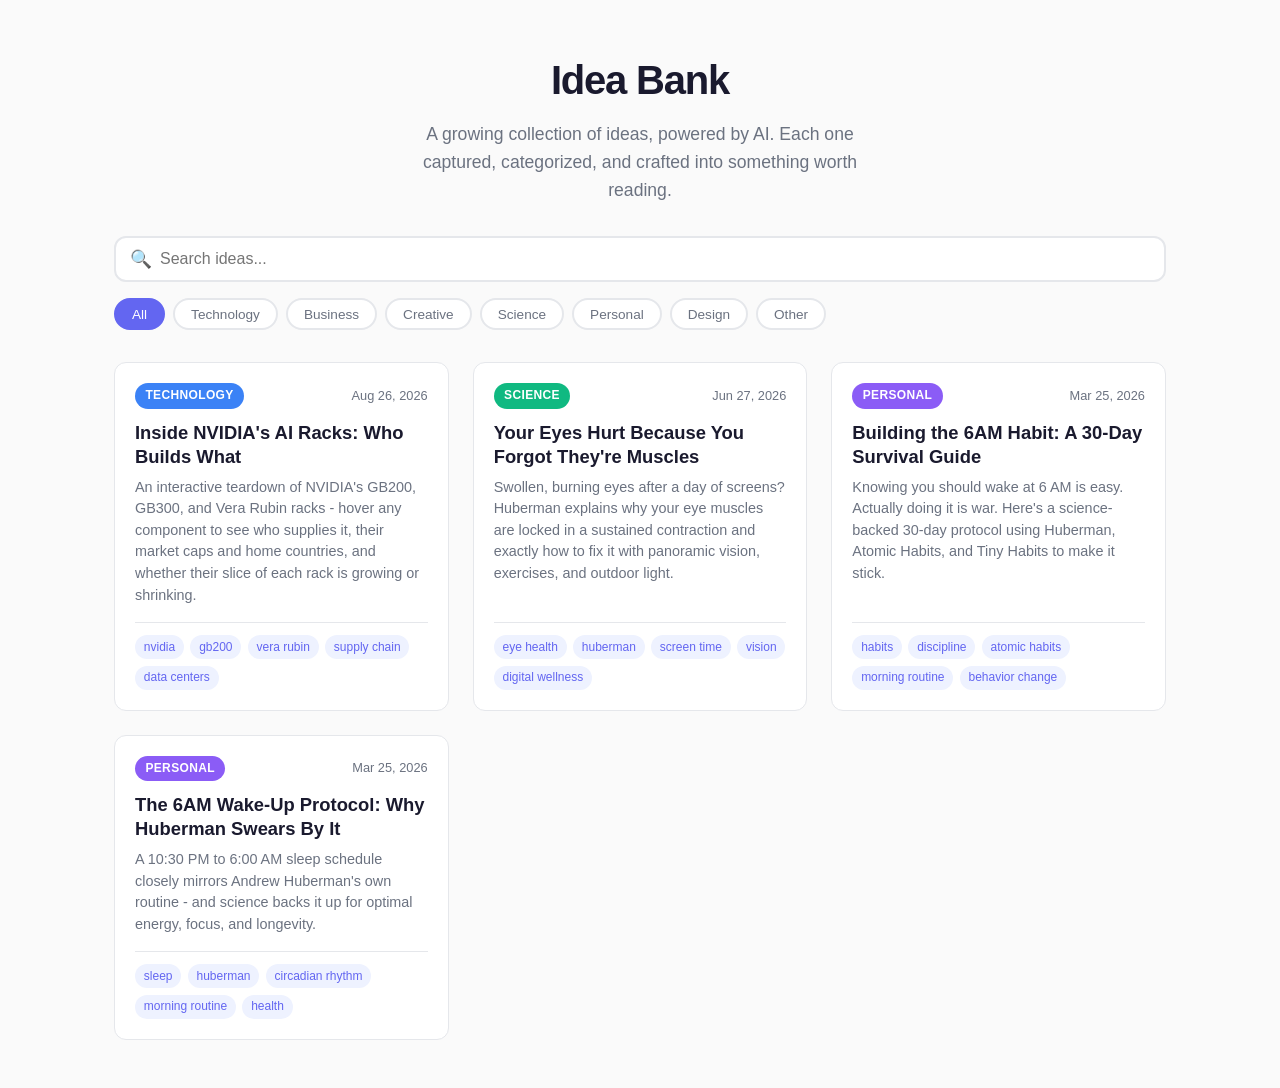
<file: index.html>
<!DOCTYPE html>
<html lang="en">
<head>
    <meta charset="UTF-8">
    <meta name="viewport" content="width=device-width, initial-scale=1.0">
    <title>Idea Bank</title>
    <link rel="stylesheet" href="assets/style.css">
</head>
<body>
    <header class="site-header">
        <h1>Idea Bank</h1>
        <p>A growing collection of ideas, powered by AI. Each one captured, categorized, and crafted into something worth reading.</p>
    </header>

    <div class="controls">
        <div class="search-bar">
            <input type="text" id="search-input" placeholder="Search ideas..." autocomplete="off">
        </div>
        <div class="category-filters" id="category-filters"></div>
    </div>

    <div class="ideas-grid" id="ideas-grid"></div>

    <script>
        // This variable is updated by Claude Code when new ideas are added.
        // Do not modify manually.
        var ideasData = {"ideas":[{"title":"Inside NVIDIA's AI Racks: Who Builds What","slug":"inside-nvidia-ai-racks","category":"Technology","tags":["nvidia","gb200","vera rubin","supply chain","data centers"],"summary":"An interactive teardown of NVIDIA's GB200, GB300, and Vera Rubin racks - hover any component to see who supplies it, their market caps and home countries, and whether their slice of each rack is growing or shrinking.","date":"2026-08-26","media":[]},{"title":"Your Eyes Hurt Because You Forgot They're Muscles","slug":"screen-tired-eyes-huberman-fix","category":"Science","tags":["eye health","huberman","screen time","vision","digital wellness"],"summary":"Swollen, burning eyes after a day of screens? Huberman explains why your eye muscles are locked in a sustained contraction and exactly how to fix it with panoramic vision, exercises, and outdoor light.","date":"2026-06-27","media":[]},{"title":"Building the 6AM Habit: A 30-Day Survival Guide","slug":"building-the-6am-habit","category":"Personal","tags":["habits","discipline","atomic habits","morning routine","behavior change"],"summary":"Knowing you should wake at 6 AM is easy. Actually doing it is war. Here's a science-backed 30-day protocol using Huberman, Atomic Habits, and Tiny Habits to make it stick.","date":"2026-03-25","media":[]},{"title":"The 6AM Wake-Up Protocol: Why Huberman Swears By It","slug":"6am-wakeup-protocol-huberman","category":"Personal","tags":["sleep","huberman","circadian rhythm","morning routine","health"],"summary":"A 10:30 PM to 6:00 AM sleep schedule closely mirrors Andrew Huberman's own routine  - and science backs it up for optimal energy, focus, and longevity.","date":"2026-03-25","media":[]}],"categories":["Technology","Business","Creative","Science","Personal","Design","Other"]};
    </script>
    <script src="assets/main.js"></script>
</body>
</html>
</file>
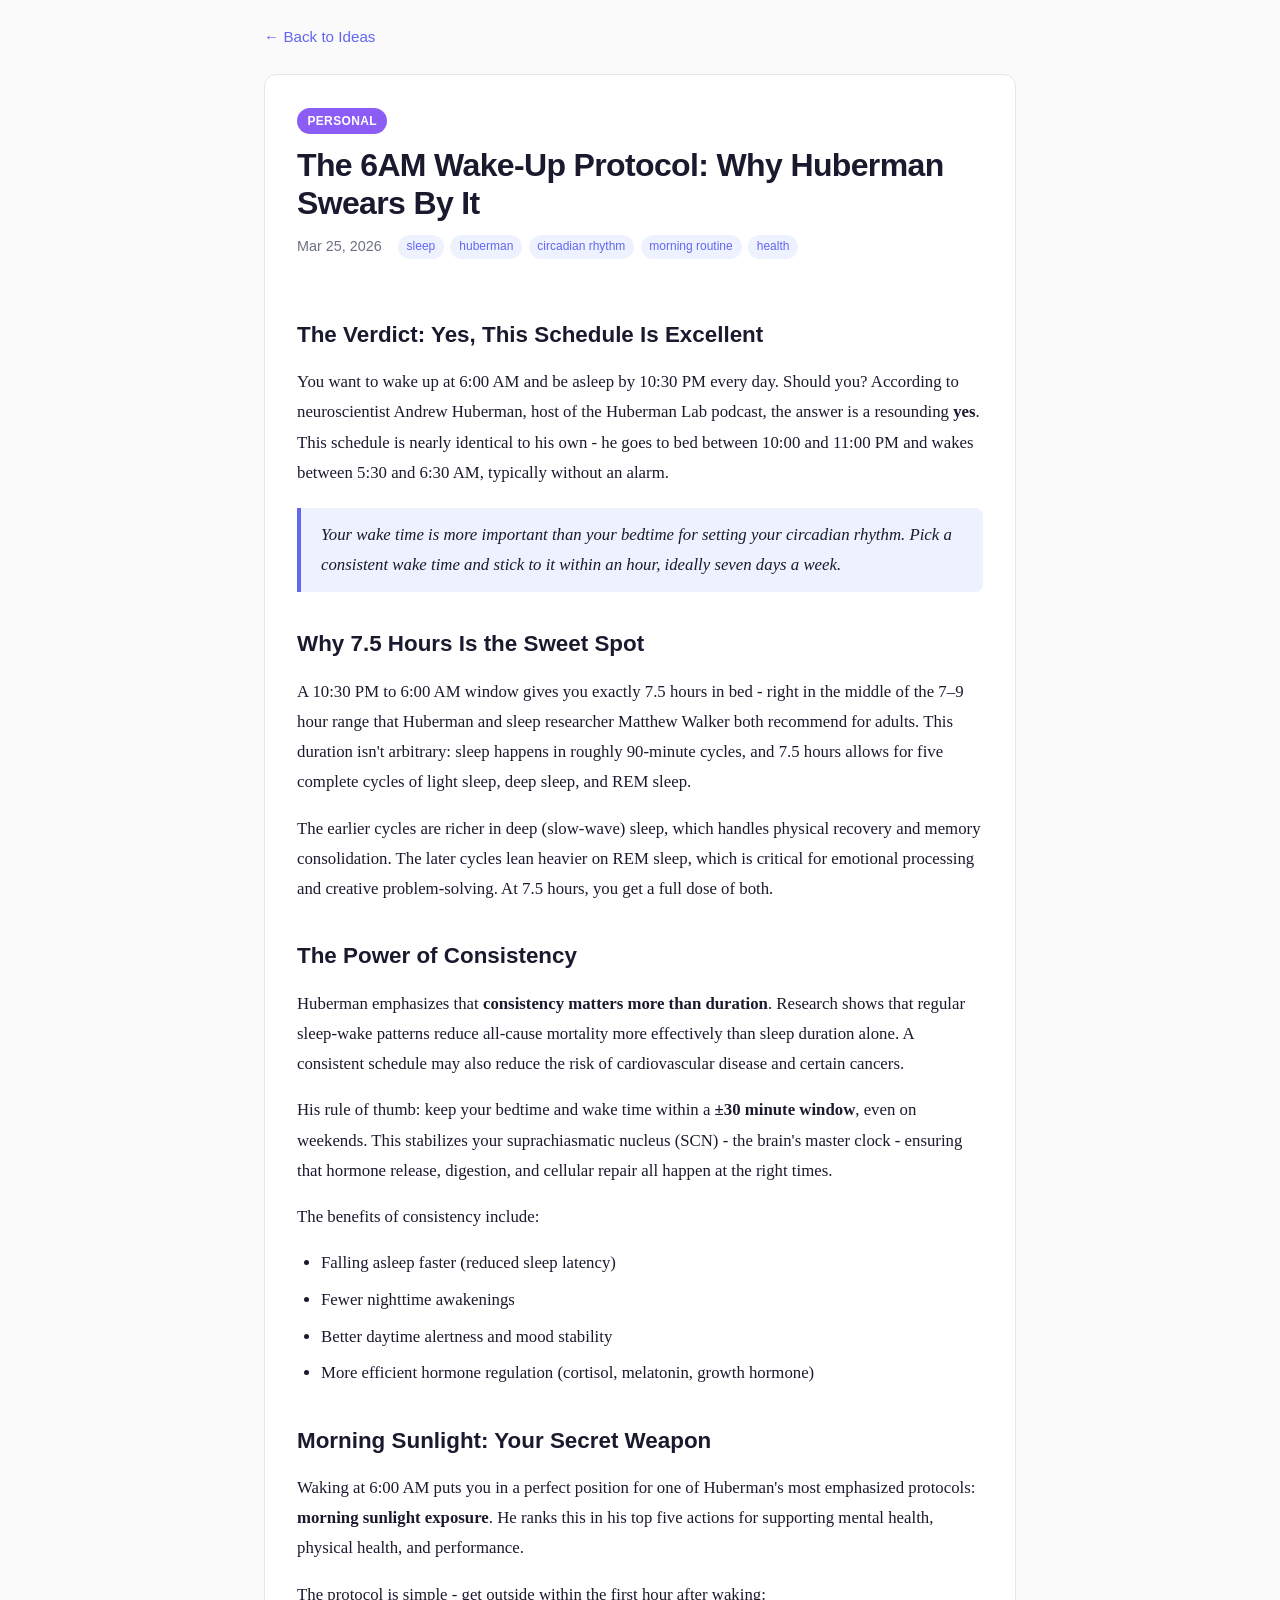
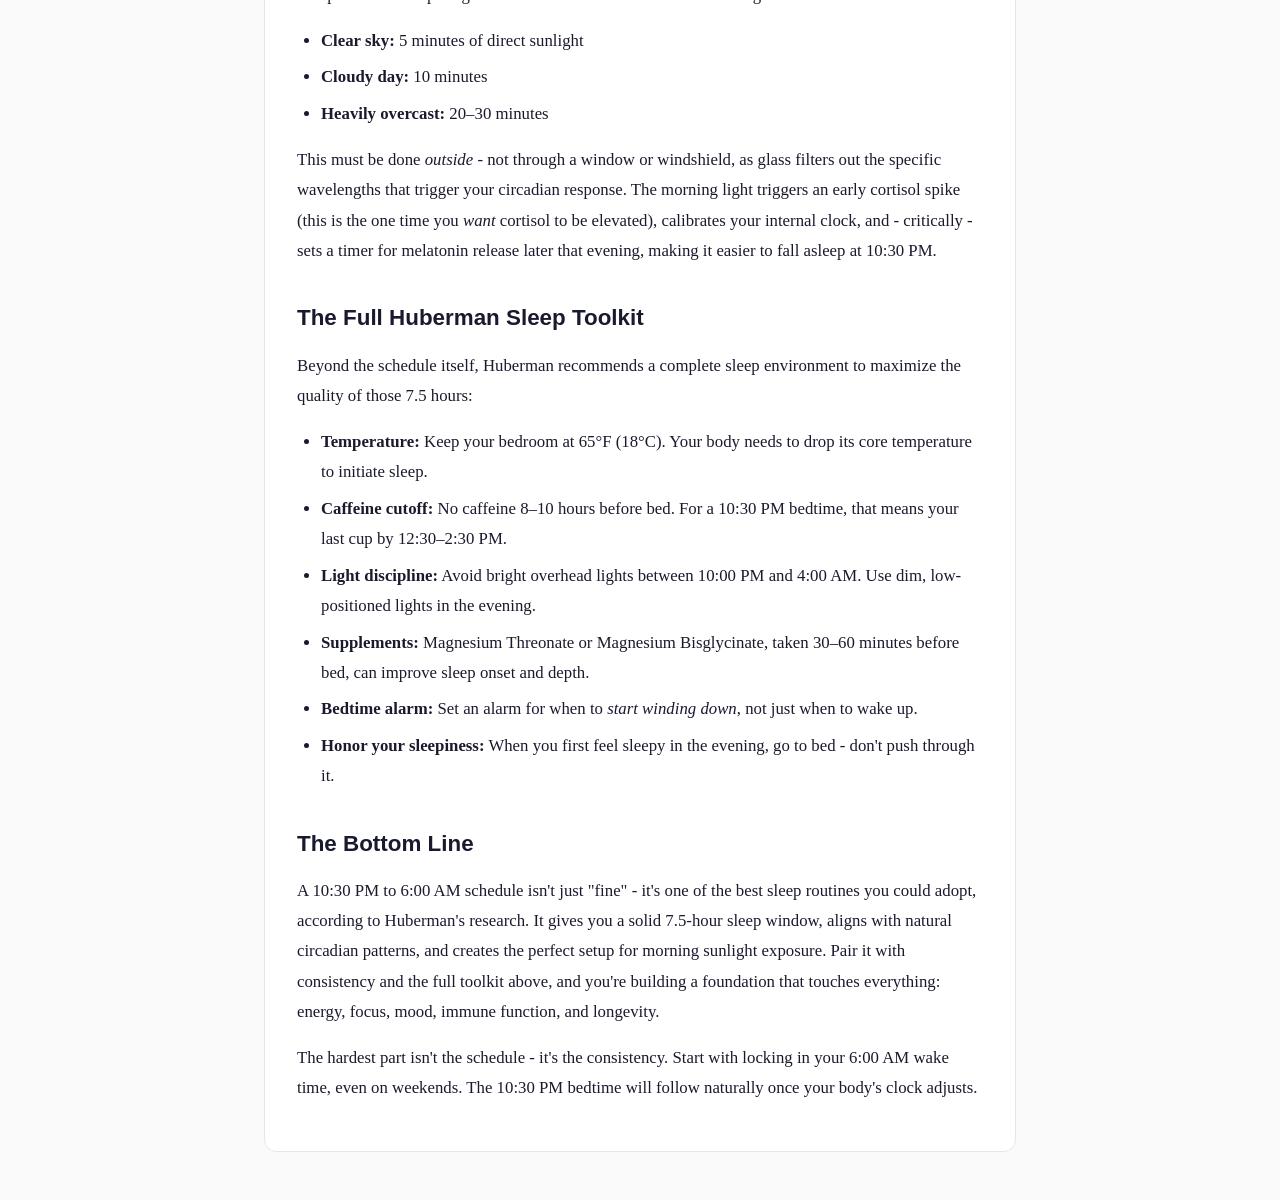
<file: ideas/6am-wakeup-protocol-huberman/index.html>
<!DOCTYPE html>
<html lang="en">
<head>
    <meta charset="UTF-8">
    <meta name="viewport" content="width=device-width, initial-scale=1.0">
    <title>The 6AM Wake-Up Protocol: Why Huberman Swears By It - Idea Bank</title>
    <link rel="stylesheet" href="../../assets/style.css">
</head>
<body>
    <div class="idea-page">
        <nav class="idea-nav">
            <a href="../../index.html" class="back-link">&larr; Back to Ideas</a>
        </nav>

        <article class="idea-article">
            <header class="idea-header">
                <span class="category-badge category-personal">Personal</span>
                <h1>The 6AM Wake-Up Protocol: Why Huberman Swears By It</h1>
                <div class="idea-meta">
                    <time datetime="2026-03-25">Mar 25, 2026</time>
                    <div class="idea-tags">
                        <span class="tag-pill">sleep</span>
                        <span class="tag-pill">huberman</span>
                        <span class="tag-pill">circadian rhythm</span>
                        <span class="tag-pill">morning routine</span>
                        <span class="tag-pill">health</span>
                    </div>
                </div>
            </header>

            <div class="idea-content">
                <h2>The Verdict: Yes, This Schedule Is Excellent</h2>
                <p>
                    You want to wake up at 6:00 AM and be asleep by 10:30 PM every day. Should you? According to neuroscientist Andrew Huberman, host of the Huberman Lab podcast, the answer is a resounding <strong>yes</strong>. This schedule is nearly identical to his own  - he goes to bed between 10:00 and 11:00 PM and wakes between 5:30 and 6:30 AM, typically without an alarm.
                </p>
                <blockquote>
                    Your wake time is more important than your bedtime for setting your circadian rhythm. Pick a consistent wake time and stick to it within an hour, ideally seven days a week.
                </blockquote>

                <h2>Why 7.5 Hours Is the Sweet Spot</h2>
                <p>
                    A 10:30 PM to 6:00 AM window gives you exactly 7.5 hours in bed  - right in the middle of the 7–9 hour range that Huberman and sleep researcher Matthew Walker both recommend for adults. This duration isn't arbitrary: sleep happens in roughly 90-minute cycles, and 7.5 hours allows for five complete cycles of light sleep, deep sleep, and REM sleep.
                </p>
                <p>
                    The earlier cycles are richer in deep (slow-wave) sleep, which handles physical recovery and memory consolidation. The later cycles lean heavier on REM sleep, which is critical for emotional processing and creative problem-solving. At 7.5 hours, you get a full dose of both.
                </p>

                <h2>The Power of Consistency</h2>
                <p>
                    Huberman emphasizes that <strong>consistency matters more than duration</strong>. Research shows that regular sleep-wake patterns reduce all-cause mortality more effectively than sleep duration alone. A consistent schedule may also reduce the risk of cardiovascular disease and certain cancers.
                </p>
                <p>
                    His rule of thumb: keep your bedtime and wake time within a <strong>&plusmn;30 minute window</strong>, even on weekends. This stabilizes your suprachiasmatic nucleus (SCN)  - the brain's master clock  - ensuring that hormone release, digestion, and cellular repair all happen at the right times.
                </p>
                <p>
                    The benefits of consistency include:
                </p>
                <ul>
                    <li>Falling asleep faster (reduced sleep latency)</li>
                    <li>Fewer nighttime awakenings</li>
                    <li>Better daytime alertness and mood stability</li>
                    <li>More efficient hormone regulation (cortisol, melatonin, growth hormone)</li>
                </ul>

                <h2>Morning Sunlight: Your Secret Weapon</h2>
                <p>
                    Waking at 6:00 AM puts you in a perfect position for one of Huberman's most emphasized protocols: <strong>morning sunlight exposure</strong>. He ranks this in his top five actions for supporting mental health, physical health, and performance.
                </p>
                <p>
                    The protocol is simple  - get outside within the first hour after waking:
                </p>
                <ul>
                    <li><strong>Clear sky:</strong> 5 minutes of direct sunlight</li>
                    <li><strong>Cloudy day:</strong> 10 minutes</li>
                    <li><strong>Heavily overcast:</strong> 20–30 minutes</li>
                </ul>
                <p>
                    This must be done <em>outside</em>  - not through a window or windshield, as glass filters out the specific wavelengths that trigger your circadian response. The morning light triggers an early cortisol spike (this is the one time you <em>want</em> cortisol to be elevated), calibrates your internal clock, and  - critically  - sets a timer for melatonin release later that evening, making it easier to fall asleep at 10:30 PM.
                </p>

                <h2>The Full Huberman Sleep Toolkit</h2>
                <p>
                    Beyond the schedule itself, Huberman recommends a complete sleep environment to maximize the quality of those 7.5 hours:
                </p>
                <ul>
                    <li><strong>Temperature:</strong> Keep your bedroom at 65&deg;F (18&deg;C). Your body needs to drop its core temperature to initiate sleep.</li>
                    <li><strong>Caffeine cutoff:</strong> No caffeine 8–10 hours before bed. For a 10:30 PM bedtime, that means your last cup by 12:30–2:30 PM.</li>
                    <li><strong>Light discipline:</strong> Avoid bright overhead lights between 10:00 PM and 4:00 AM. Use dim, low-positioned lights in the evening.</li>
                    <li><strong>Supplements:</strong> Magnesium Threonate or Magnesium Bisglycinate, taken 30–60 minutes before bed, can improve sleep onset and depth.</li>
                    <li><strong>Bedtime alarm:</strong> Set an alarm for when to <em>start winding down</em>, not just when to wake up.</li>
                    <li><strong>Honor your sleepiness:</strong> When you first feel sleepy in the evening, go to bed  - don't push through it.</li>
                </ul>

                <h2>The Bottom Line</h2>
                <p>
                    A 10:30 PM to 6:00 AM schedule isn't just "fine"  - it's one of the best sleep routines you could adopt, according to Huberman's research. It gives you a solid 7.5-hour sleep window, aligns with natural circadian patterns, and creates the perfect setup for morning sunlight exposure. Pair it with consistency and the full toolkit above, and you're building a foundation that touches everything: energy, focus, mood, immune function, and longevity.
                </p>
                <p>
                    The hardest part isn't the schedule  - it's the consistency. Start with locking in your 6:00 AM wake time, even on weekends. The 10:30 PM bedtime will follow naturally once your body's clock adjusts.
                </p>
            </div>
        </article>
    </div>
</body>
</html>
</file>
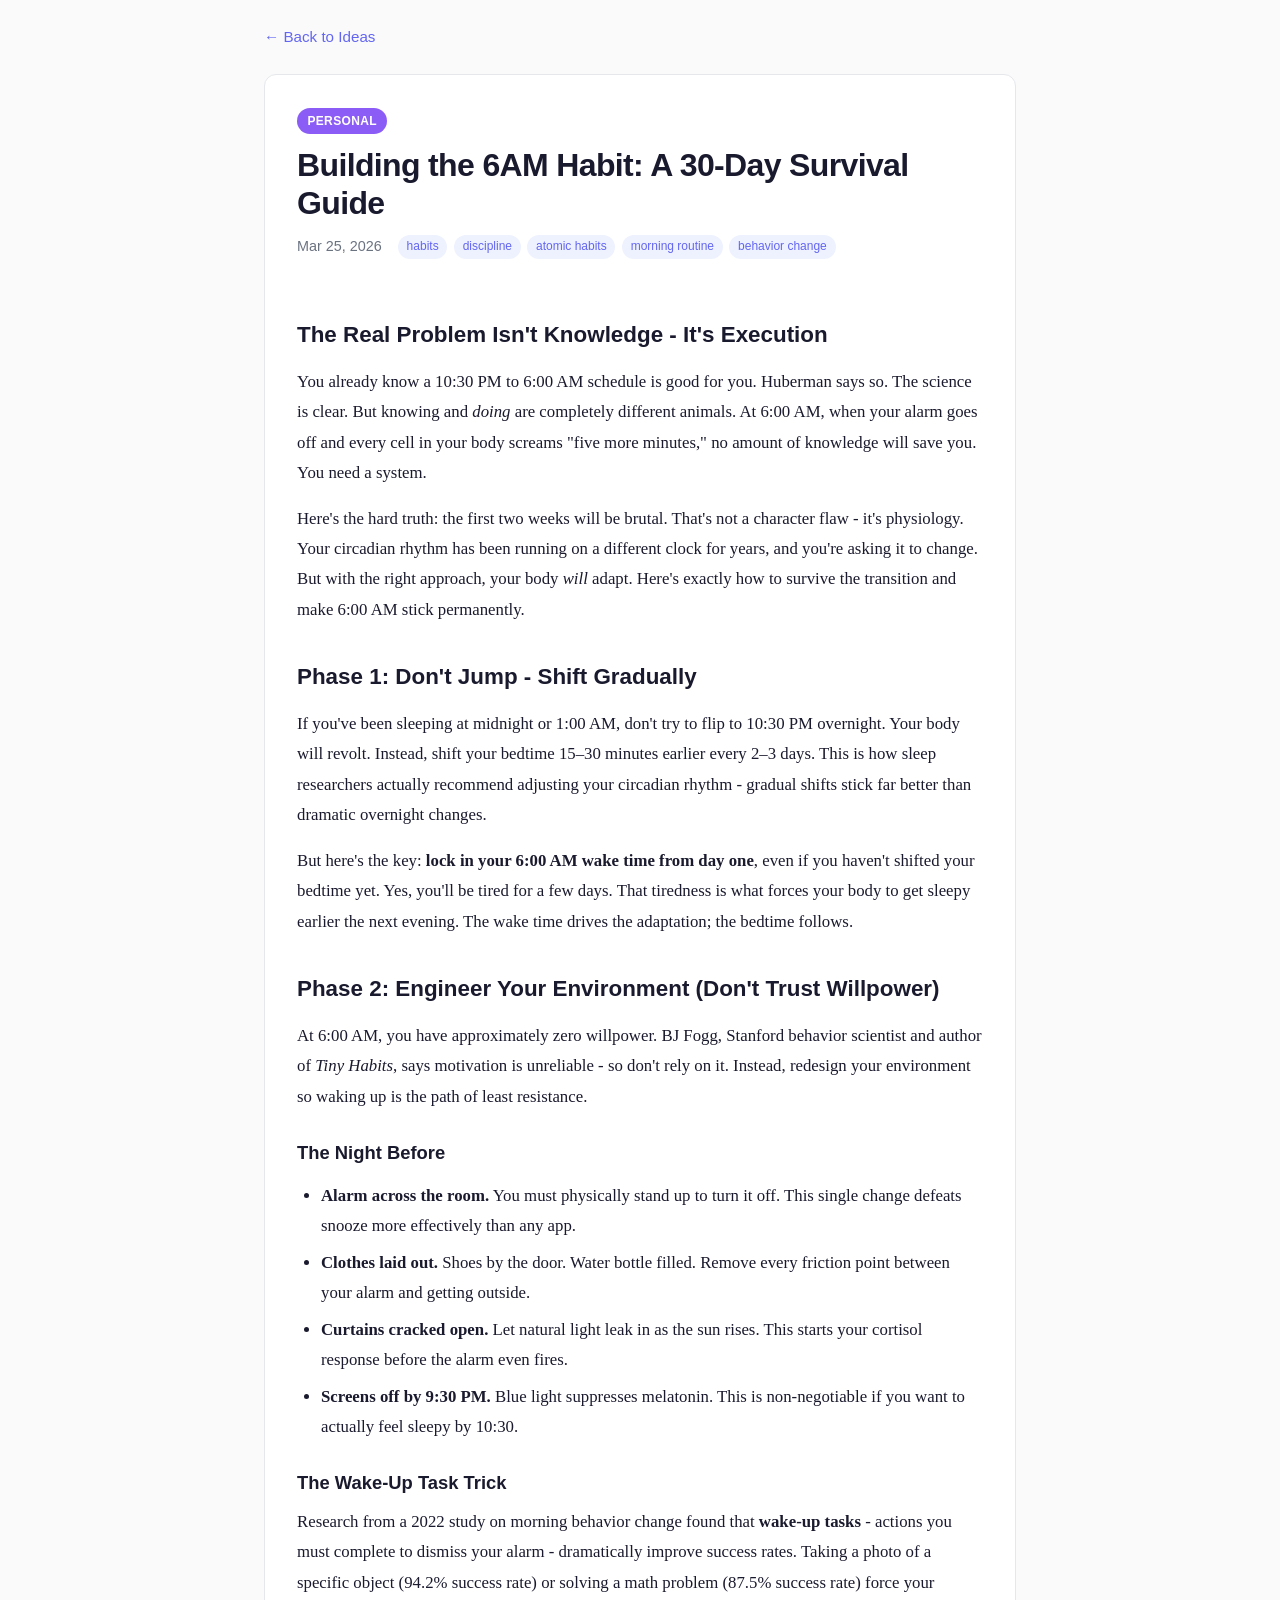
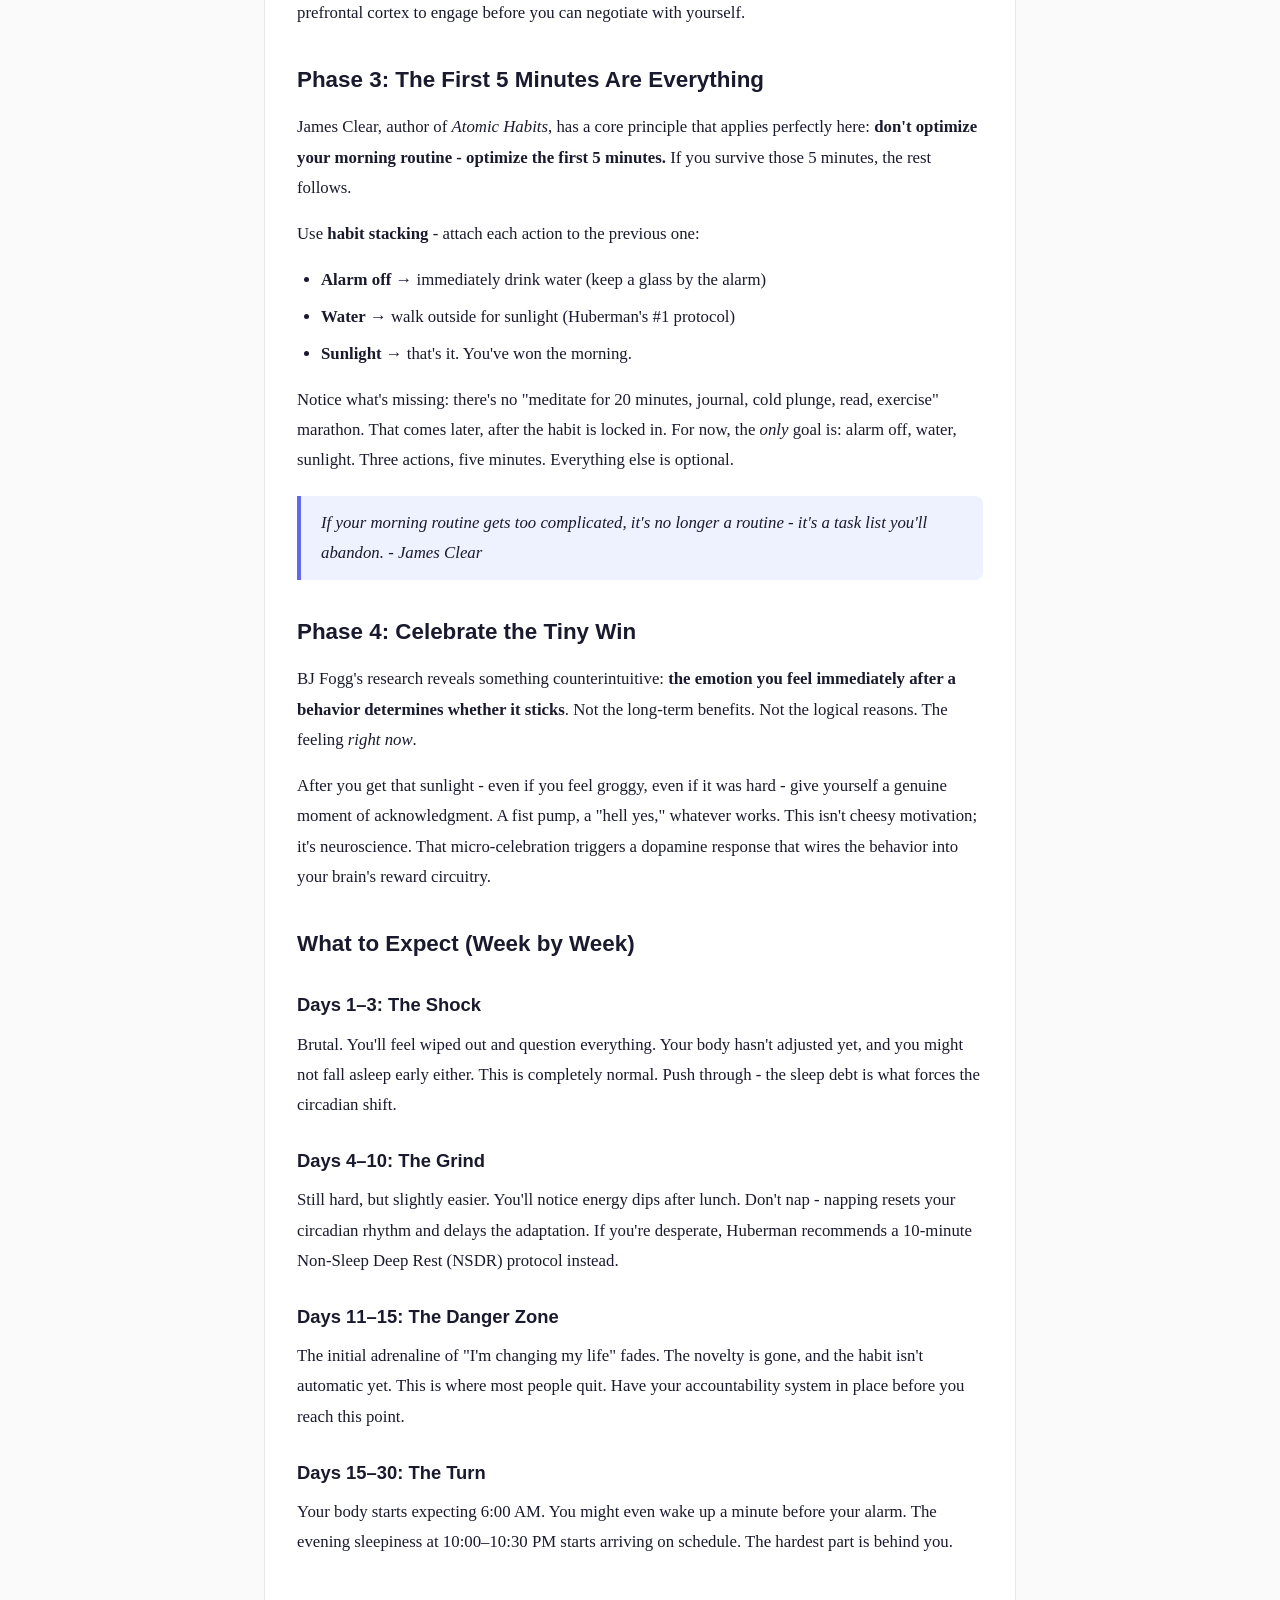
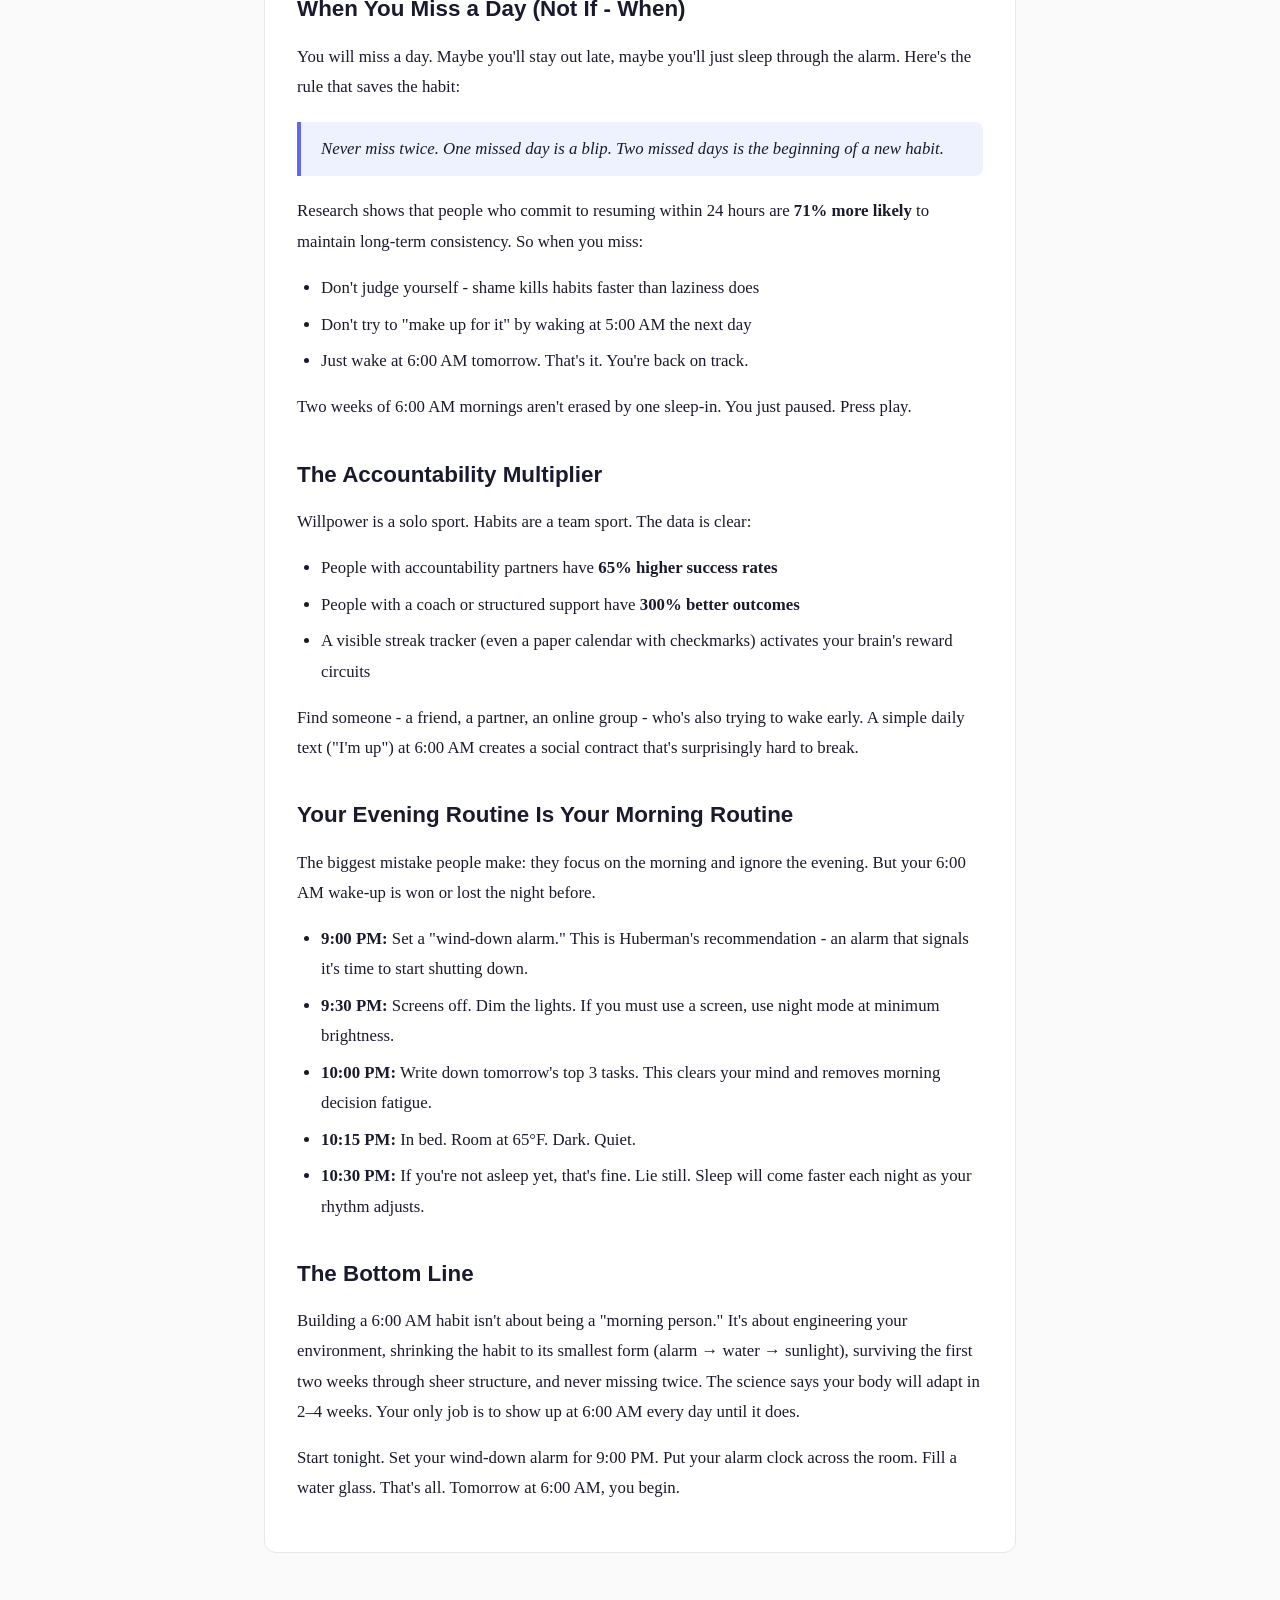
<file: ideas/building-the-6am-habit/index.html>
<!DOCTYPE html>
<html lang="en">
<head>
    <meta charset="UTF-8">
    <meta name="viewport" content="width=device-width, initial-scale=1.0">
    <title>Building the 6AM Habit: A 30-Day Survival Guide - Idea Bank</title>
    <link rel="stylesheet" href="../../assets/style.css">
</head>
<body>
    <div class="idea-page">
        <nav class="idea-nav">
            <a href="../../index.html" class="back-link">&larr; Back to Ideas</a>
        </nav>

        <article class="idea-article">
            <header class="idea-header">
                <span class="category-badge category-personal">Personal</span>
                <h1>Building the 6AM Habit: A 30-Day Survival Guide</h1>
                <div class="idea-meta">
                    <time datetime="2026-03-25">Mar 25, 2026</time>
                    <div class="idea-tags">
                        <span class="tag-pill">habits</span>
                        <span class="tag-pill">discipline</span>
                        <span class="tag-pill">atomic habits</span>
                        <span class="tag-pill">morning routine</span>
                        <span class="tag-pill">behavior change</span>
                    </div>
                </div>
            </header>

            <div class="idea-content">
                <h2>The Real Problem Isn't Knowledge  - It's Execution</h2>
                <p>
                    You already know a 10:30 PM to 6:00 AM schedule is good for you. Huberman says so. The science is clear. But knowing and <em>doing</em> are completely different animals. At 6:00 AM, when your alarm goes off and every cell in your body screams "five more minutes," no amount of knowledge will save you. You need a system.
                </p>
                <p>
                    Here's the hard truth: the first two weeks will be brutal. That's not a character flaw  - it's physiology. Your circadian rhythm has been running on a different clock for years, and you're asking it to change. But with the right approach, your body <em>will</em> adapt. Here's exactly how to survive the transition and make 6:00 AM stick permanently.
                </p>

                <h2>Phase 1: Don't Jump  - Shift Gradually</h2>
                <p>
                    If you've been sleeping at midnight or 1:00 AM, don't try to flip to 10:30 PM overnight. Your body will revolt. Instead, shift your bedtime 15–30 minutes earlier every 2–3 days. This is how sleep researchers actually recommend adjusting your circadian rhythm  - gradual shifts stick far better than dramatic overnight changes.
                </p>
                <p>
                    But here's the key: <strong>lock in your 6:00 AM wake time from day one</strong>, even if you haven't shifted your bedtime yet. Yes, you'll be tired for a few days. That tiredness is what forces your body to get sleepy earlier the next evening. The wake time drives the adaptation; the bedtime follows.
                </p>

                <h2>Phase 2: Engineer Your Environment (Don't Trust Willpower)</h2>
                <p>
                    At 6:00 AM, you have approximately zero willpower. BJ Fogg, Stanford behavior scientist and author of <em>Tiny Habits</em>, says motivation is unreliable  - so don't rely on it. Instead, redesign your environment so waking up is the path of least resistance.
                </p>
                <h3>The Night Before</h3>
                <ul>
                    <li><strong>Alarm across the room.</strong> You must physically stand up to turn it off. This single change defeats snooze more effectively than any app.</li>
                    <li><strong>Clothes laid out.</strong> Shoes by the door. Water bottle filled. Remove every friction point between your alarm and getting outside.</li>
                    <li><strong>Curtains cracked open.</strong> Let natural light leak in as the sun rises. This starts your cortisol response before the alarm even fires.</li>
                    <li><strong>Screens off by 9:30 PM.</strong> Blue light suppresses melatonin. This is non-negotiable if you want to actually feel sleepy by 10:30.</li>
                </ul>
                <h3>The Wake-Up Task Trick</h3>
                <p>
                    Research from a 2022 study on morning behavior change found that <strong>wake-up tasks</strong>  - actions you must complete to dismiss your alarm  - dramatically improve success rates. Taking a photo of a specific object (94.2% success rate) or solving a math problem (87.5% success rate) force your prefrontal cortex to engage before you can negotiate with yourself.
                </p>

                <h2>Phase 3: The First 5 Minutes Are Everything</h2>
                <p>
                    James Clear, author of <em>Atomic Habits</em>, has a core principle that applies perfectly here: <strong>don't optimize your morning routine  - optimize the first 5 minutes.</strong> If you survive those 5 minutes, the rest follows.
                </p>
                <p>
                    Use <strong>habit stacking</strong>  - attach each action to the previous one:
                </p>
                <ul>
                    <li><strong>Alarm off</strong> → immediately drink water (keep a glass by the alarm)</li>
                    <li><strong>Water</strong> → walk outside for sunlight (Huberman's #1 protocol)</li>
                    <li><strong>Sunlight</strong> → that's it. You've won the morning.</li>
                </ul>
                <p>
                    Notice what's missing: there's no "meditate for 20 minutes, journal, cold plunge, read, exercise" marathon. That comes later, after the habit is locked in. For now, the <em>only</em> goal is: alarm off, water, sunlight. Three actions, five minutes. Everything else is optional.
                </p>
                <blockquote>
                    If your morning routine gets too complicated, it's no longer a routine  - it's a task list you'll abandon.  - James Clear
                </blockquote>

                <h2>Phase 4: Celebrate the Tiny Win</h2>
                <p>
                    BJ Fogg's research reveals something counterintuitive: <strong>the emotion you feel immediately after a behavior determines whether it sticks</strong>. Not the long-term benefits. Not the logical reasons. The feeling <em>right now</em>.
                </p>
                <p>
                    After you get that sunlight  - even if you feel groggy, even if it was hard  - give yourself a genuine moment of acknowledgment. A fist pump, a "hell yes," whatever works. This isn't cheesy motivation; it's neuroscience. That micro-celebration triggers a dopamine response that wires the behavior into your brain's reward circuitry.
                </p>

                <h2>What to Expect (Week by Week)</h2>
                <h3>Days 1–3: The Shock</h3>
                <p>
                    Brutal. You'll feel wiped out and question everything. Your body hasn't adjusted yet, and you might not fall asleep early either. This is completely normal. Push through  - the sleep debt is what forces the circadian shift.
                </p>
                <h3>Days 4–10: The Grind</h3>
                <p>
                    Still hard, but slightly easier. You'll notice energy dips after lunch. Don't nap  - napping resets your circadian rhythm and delays the adaptation. If you're desperate, Huberman recommends a 10-minute Non-Sleep Deep Rest (NSDR) protocol instead.
                </p>
                <h3>Days 11–15: The Danger Zone</h3>
                <p>
                    The initial adrenaline of "I'm changing my life" fades. The novelty is gone, and the habit isn't automatic yet. This is where most people quit. Have your accountability system in place before you reach this point.
                </p>
                <h3>Days 15–30: The Turn</h3>
                <p>
                    Your body starts expecting 6:00 AM. You might even wake up a minute before your alarm. The evening sleepiness at 10:00–10:30 PM starts arriving on schedule. The hardest part is behind you.
                </p>

                <h2>When You Miss a Day (Not If  - When)</h2>
                <p>
                    You will miss a day. Maybe you'll stay out late, maybe you'll just sleep through the alarm. Here's the rule that saves the habit:
                </p>
                <blockquote>
                    Never miss twice. One missed day is a blip. Two missed days is the beginning of a new habit.
                </blockquote>
                <p>
                    Research shows that people who commit to resuming within 24 hours are <strong>71% more likely</strong> to maintain long-term consistency. So when you miss:
                </p>
                <ul>
                    <li>Don't judge yourself  - shame kills habits faster than laziness does</li>
                    <li>Don't try to "make up for it" by waking at 5:00 AM the next day</li>
                    <li>Just wake at 6:00 AM tomorrow. That's it. You're back on track.</li>
                </ul>
                <p>
                    Two weeks of 6:00 AM mornings aren't erased by one sleep-in. You just paused. Press play.
                </p>

                <h2>The Accountability Multiplier</h2>
                <p>
                    Willpower is a solo sport. Habits are a team sport. The data is clear:
                </p>
                <ul>
                    <li>People with accountability partners have <strong>65% higher success rates</strong></li>
                    <li>People with a coach or structured support have <strong>300% better outcomes</strong></li>
                    <li>A visible streak tracker (even a paper calendar with checkmarks) activates your brain's reward circuits</li>
                </ul>
                <p>
                    Find someone  - a friend, a partner, an online group  - who's also trying to wake early. A simple daily text ("I'm up") at 6:00 AM creates a social contract that's surprisingly hard to break.
                </p>

                <h2>Your Evening Routine Is Your Morning Routine</h2>
                <p>
                    The biggest mistake people make: they focus on the morning and ignore the evening. But your 6:00 AM wake-up is won or lost the night before.
                </p>
                <ul>
                    <li><strong>9:00 PM:</strong> Set a "wind-down alarm." This is Huberman's recommendation  - an alarm that signals it's time to start shutting down.</li>
                    <li><strong>9:30 PM:</strong> Screens off. Dim the lights. If you must use a screen, use night mode at minimum brightness.</li>
                    <li><strong>10:00 PM:</strong> Write down tomorrow's top 3 tasks. This clears your mind and removes morning decision fatigue.</li>
                    <li><strong>10:15 PM:</strong> In bed. Room at 65°F. Dark. Quiet.</li>
                    <li><strong>10:30 PM:</strong> If you're not asleep yet, that's fine. Lie still. Sleep will come faster each night as your rhythm adjusts.</li>
                </ul>

                <h2>The Bottom Line</h2>
                <p>
                    Building a 6:00 AM habit isn't about being a "morning person." It's about engineering your environment, shrinking the habit to its smallest form (alarm → water → sunlight), surviving the first two weeks through sheer structure, and never missing twice. The science says your body will adapt in 2–4 weeks. Your only job is to show up at 6:00 AM every day until it does.
                </p>
                <p>
                    Start tonight. Set your wind-down alarm for 9:00 PM. Put your alarm clock across the room. Fill a water glass. That's all. Tomorrow at 6:00 AM, you begin.
                </p>
            </div>
        </article>
    </div>
</body>
</html>
</file>
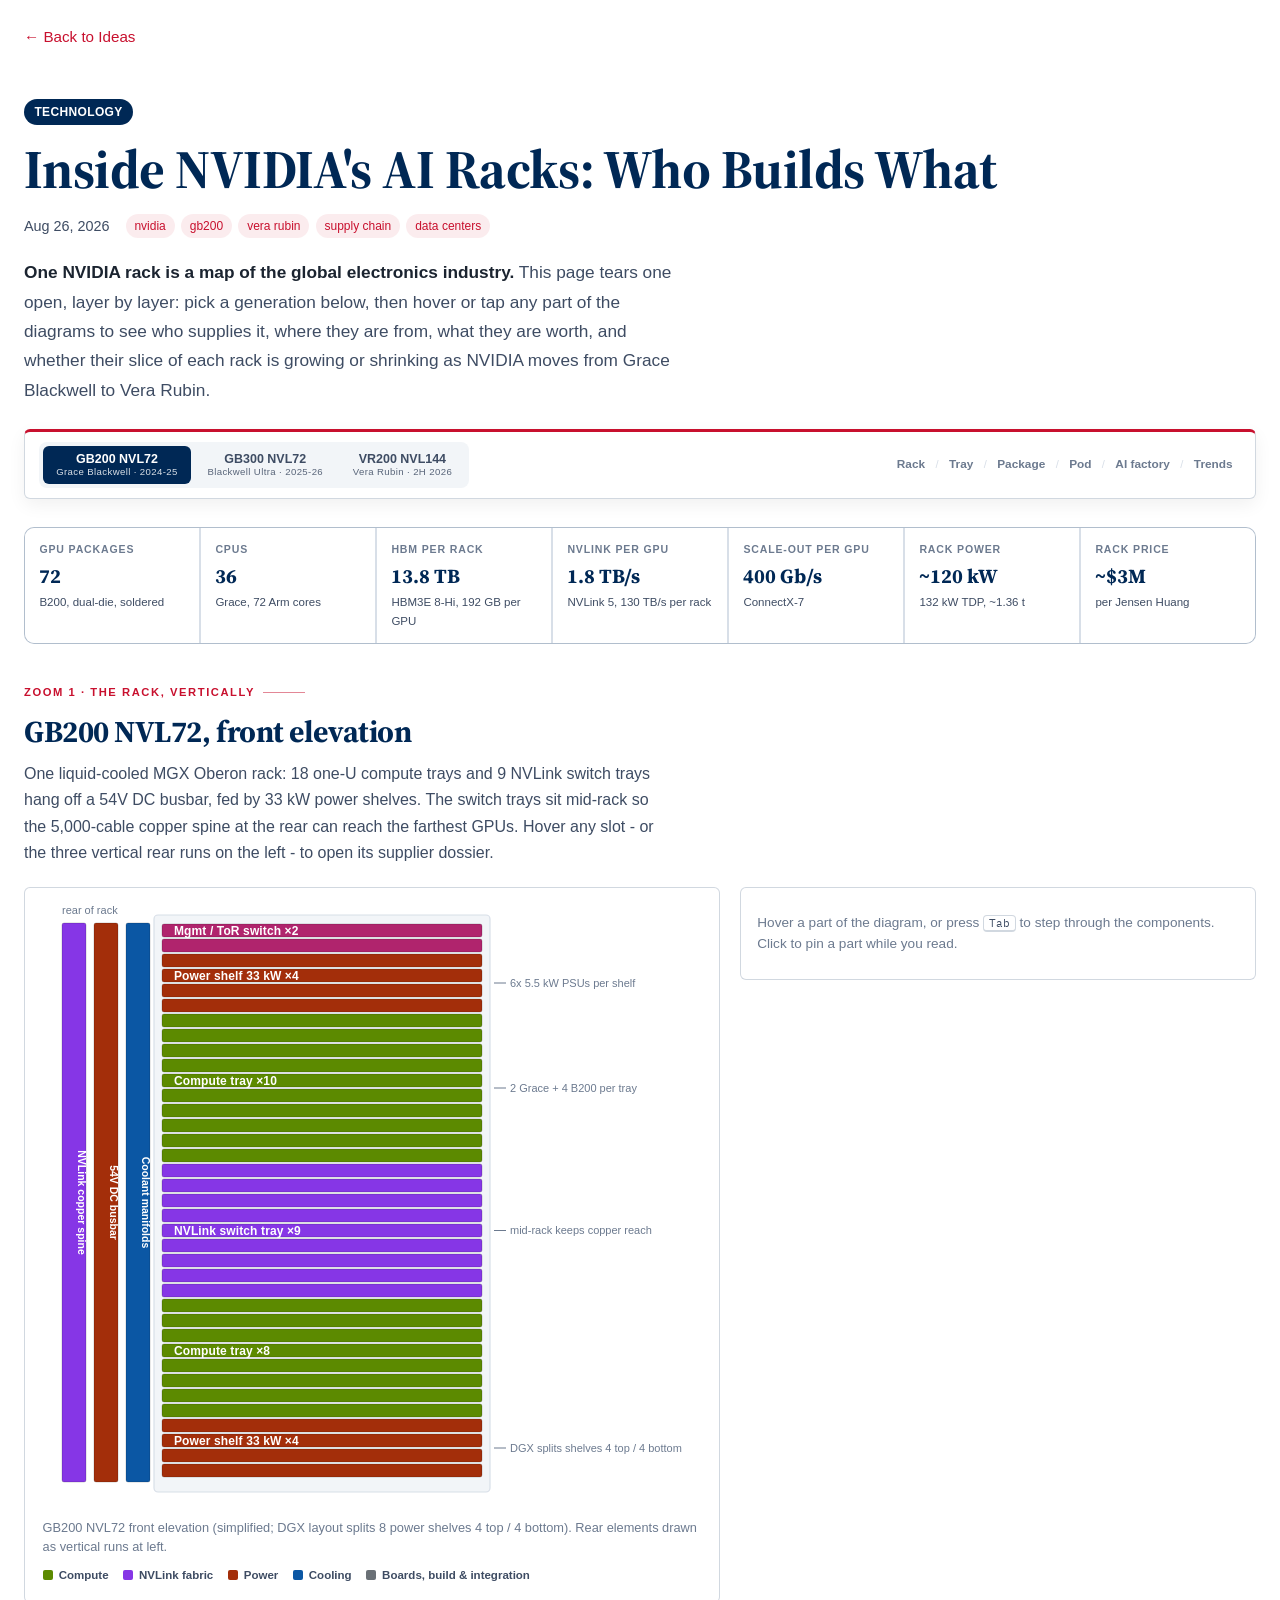
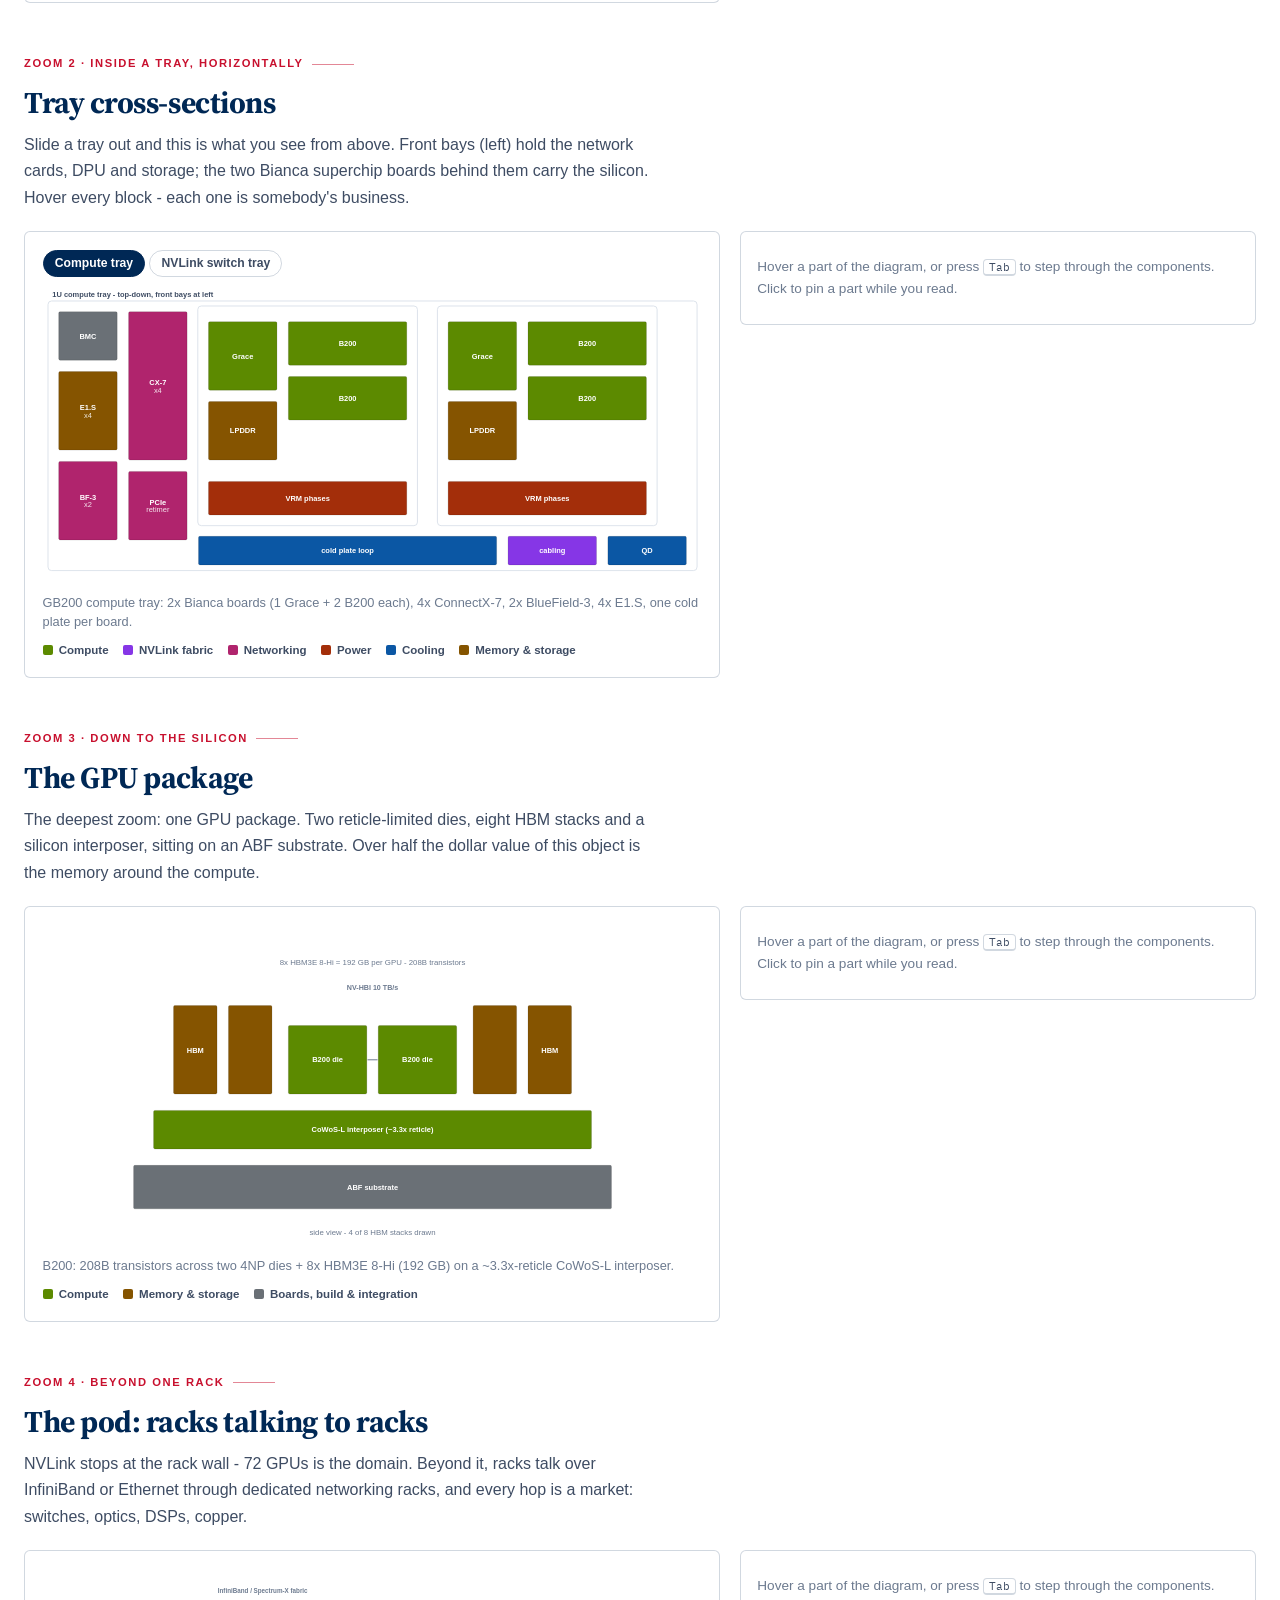
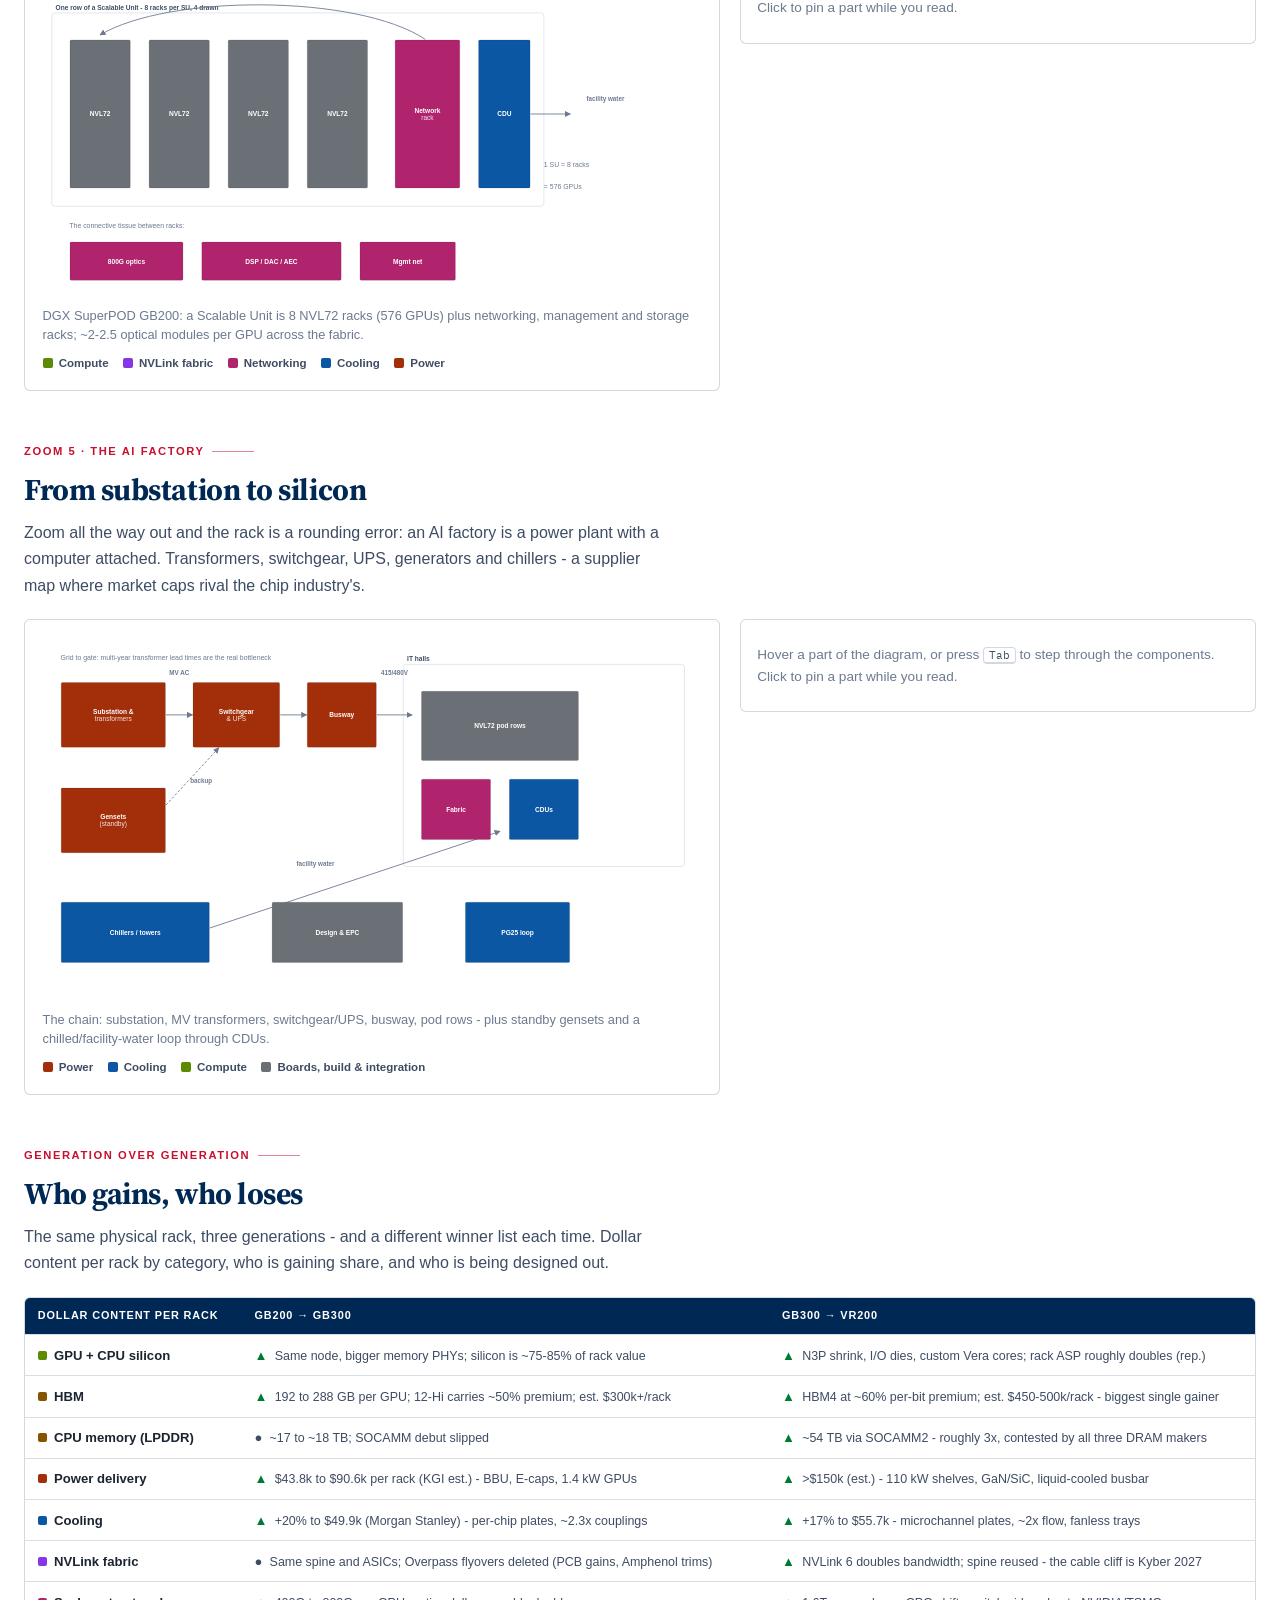
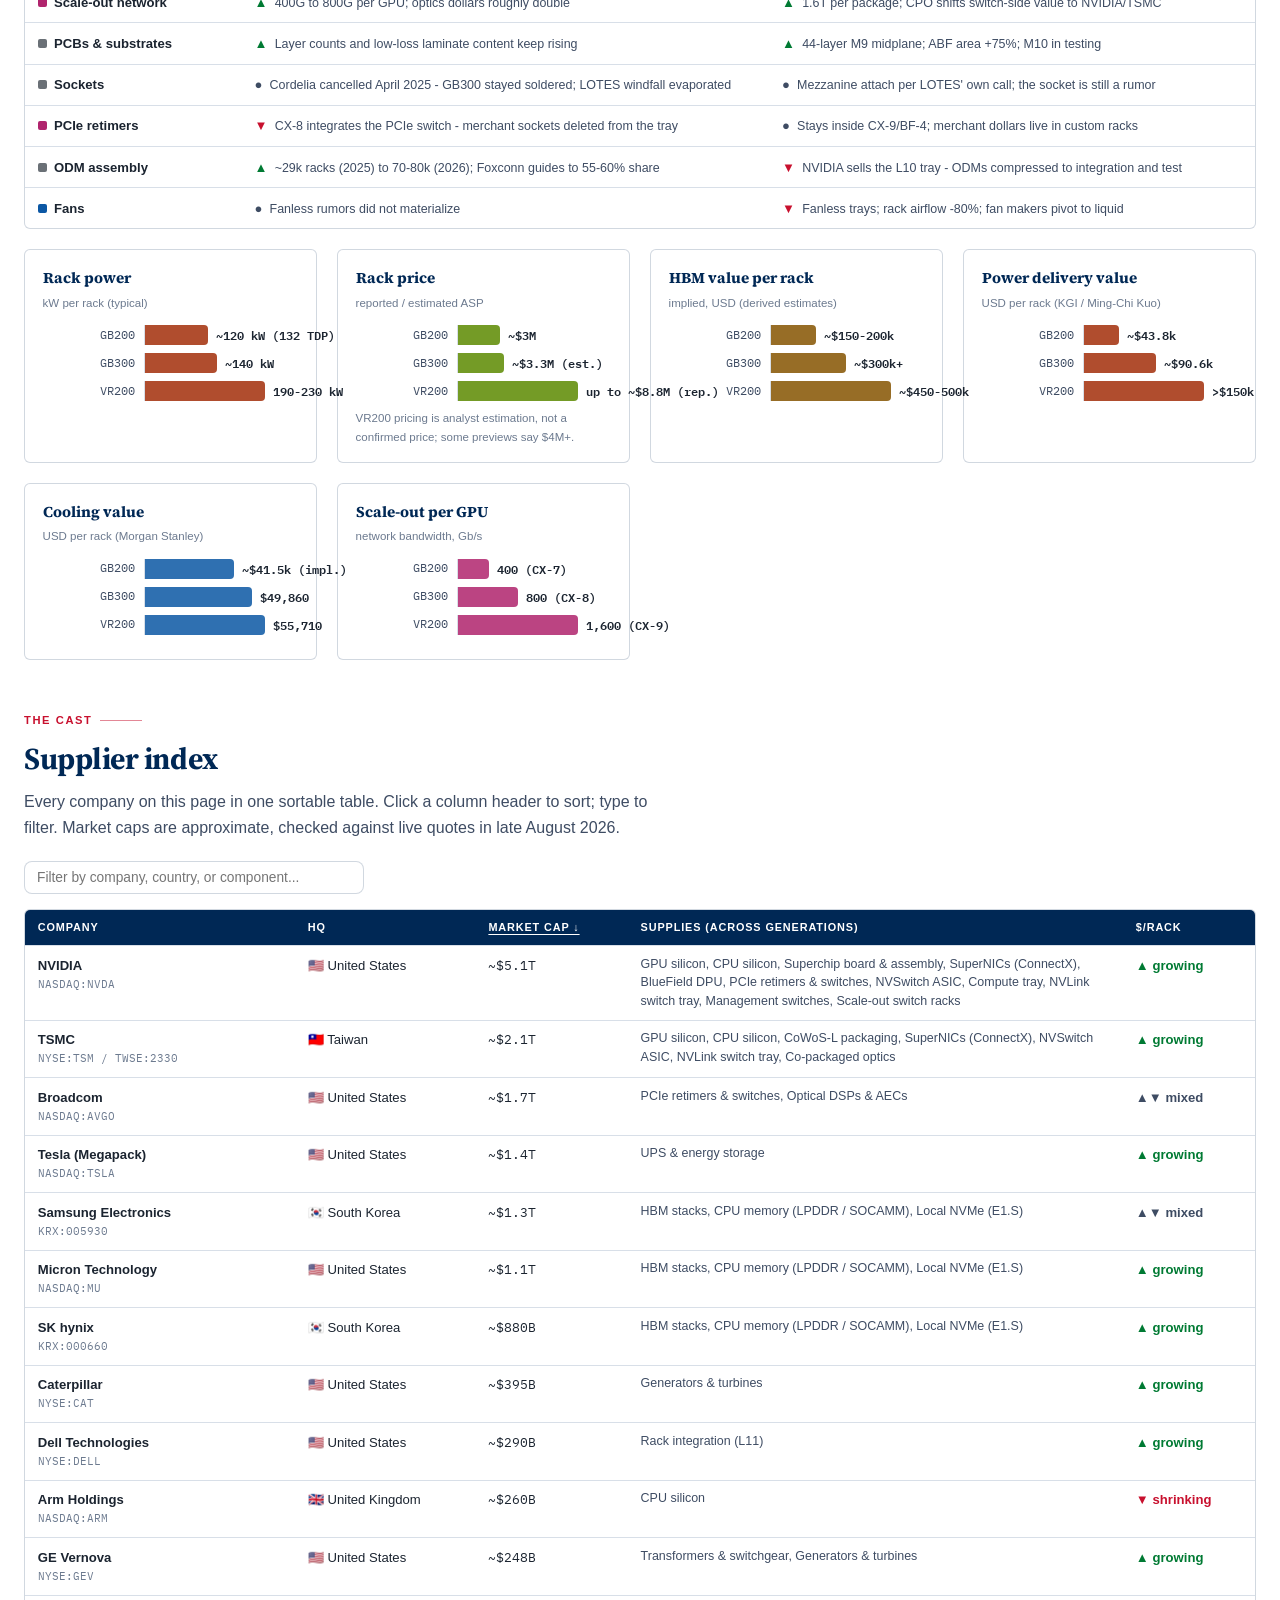
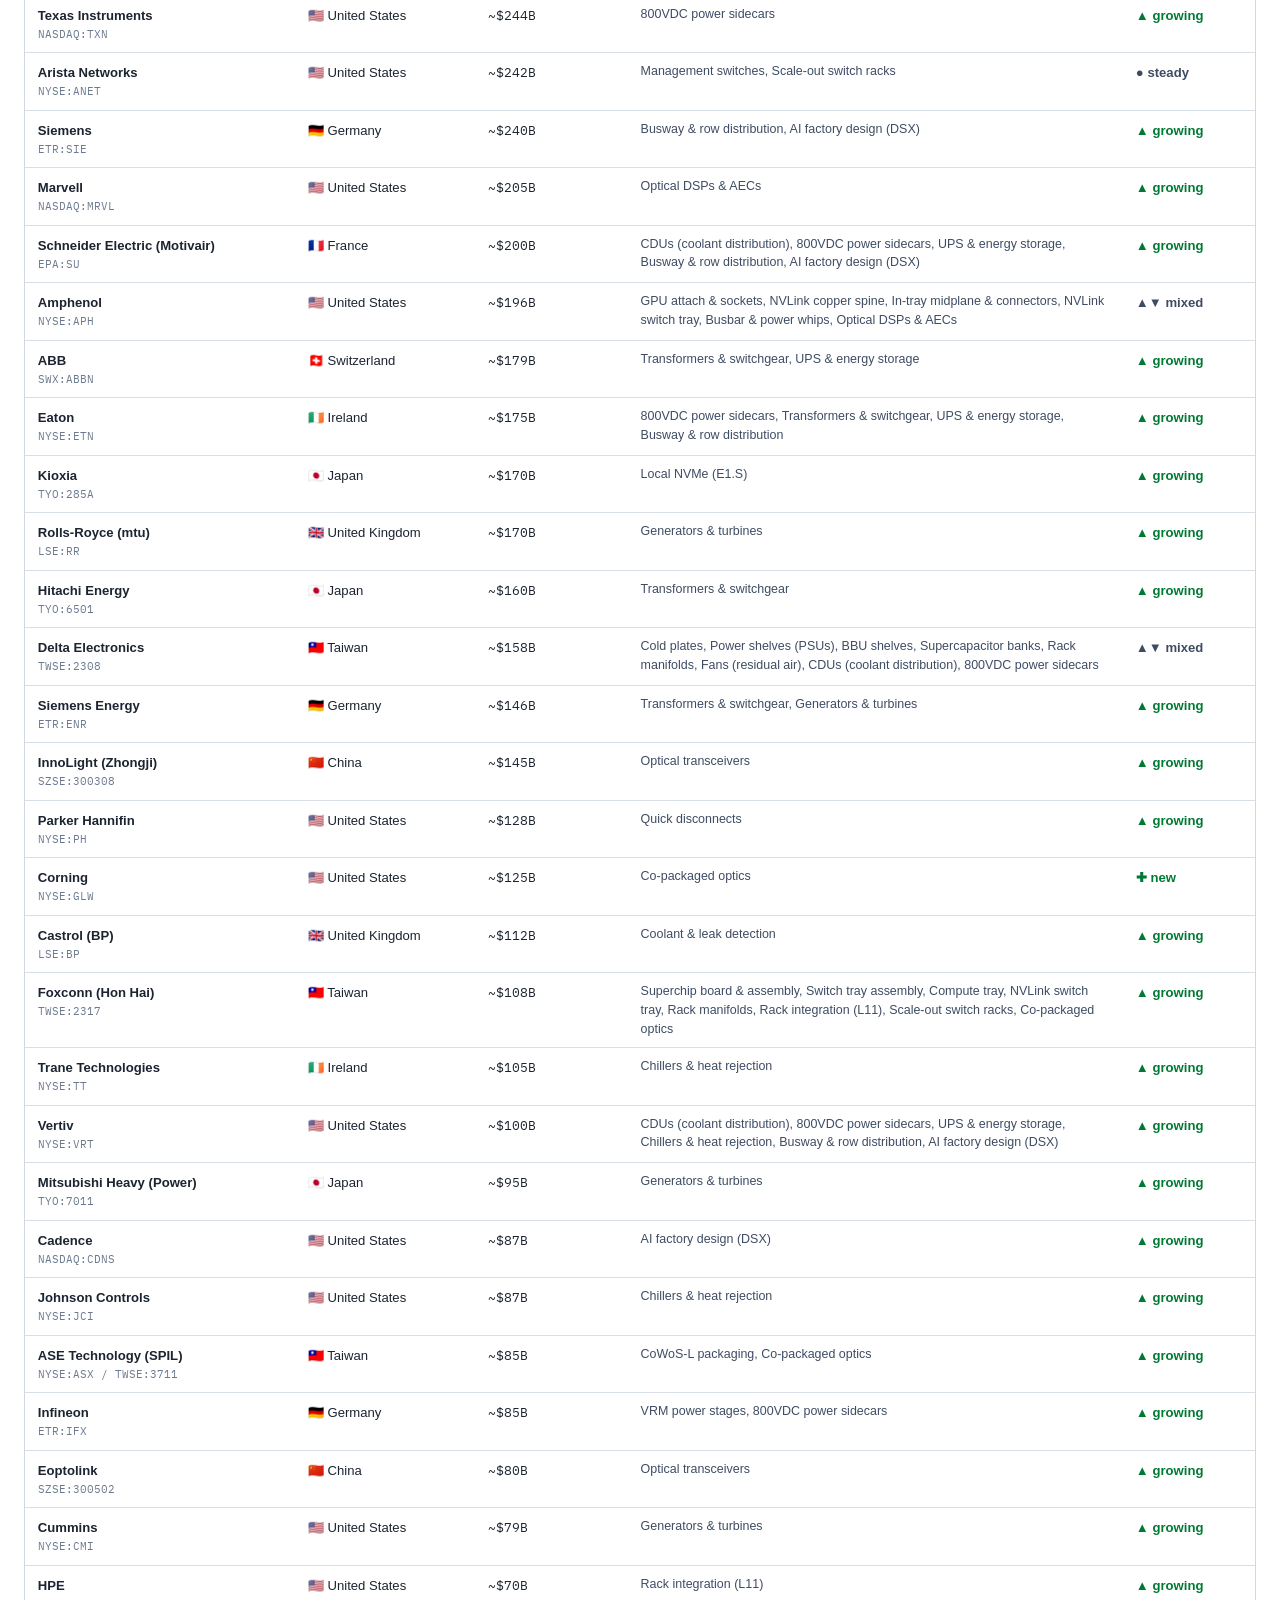
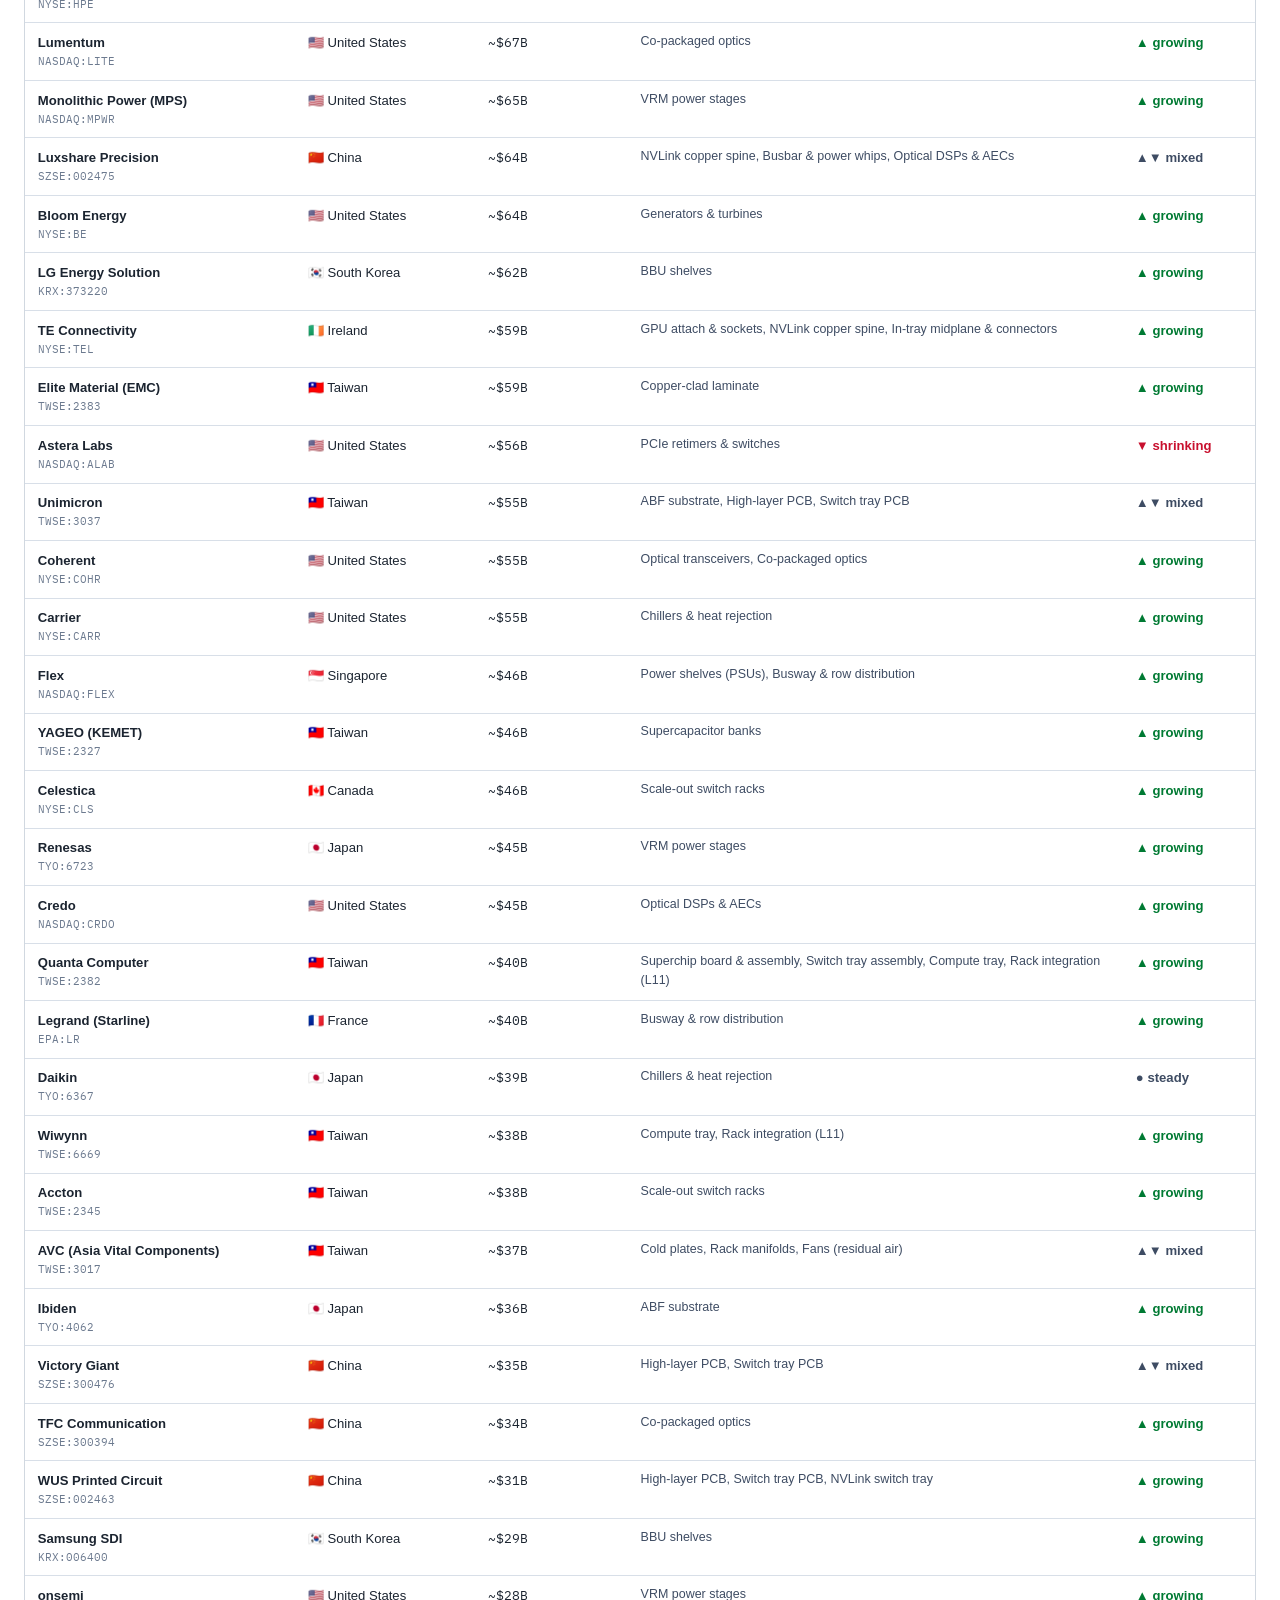
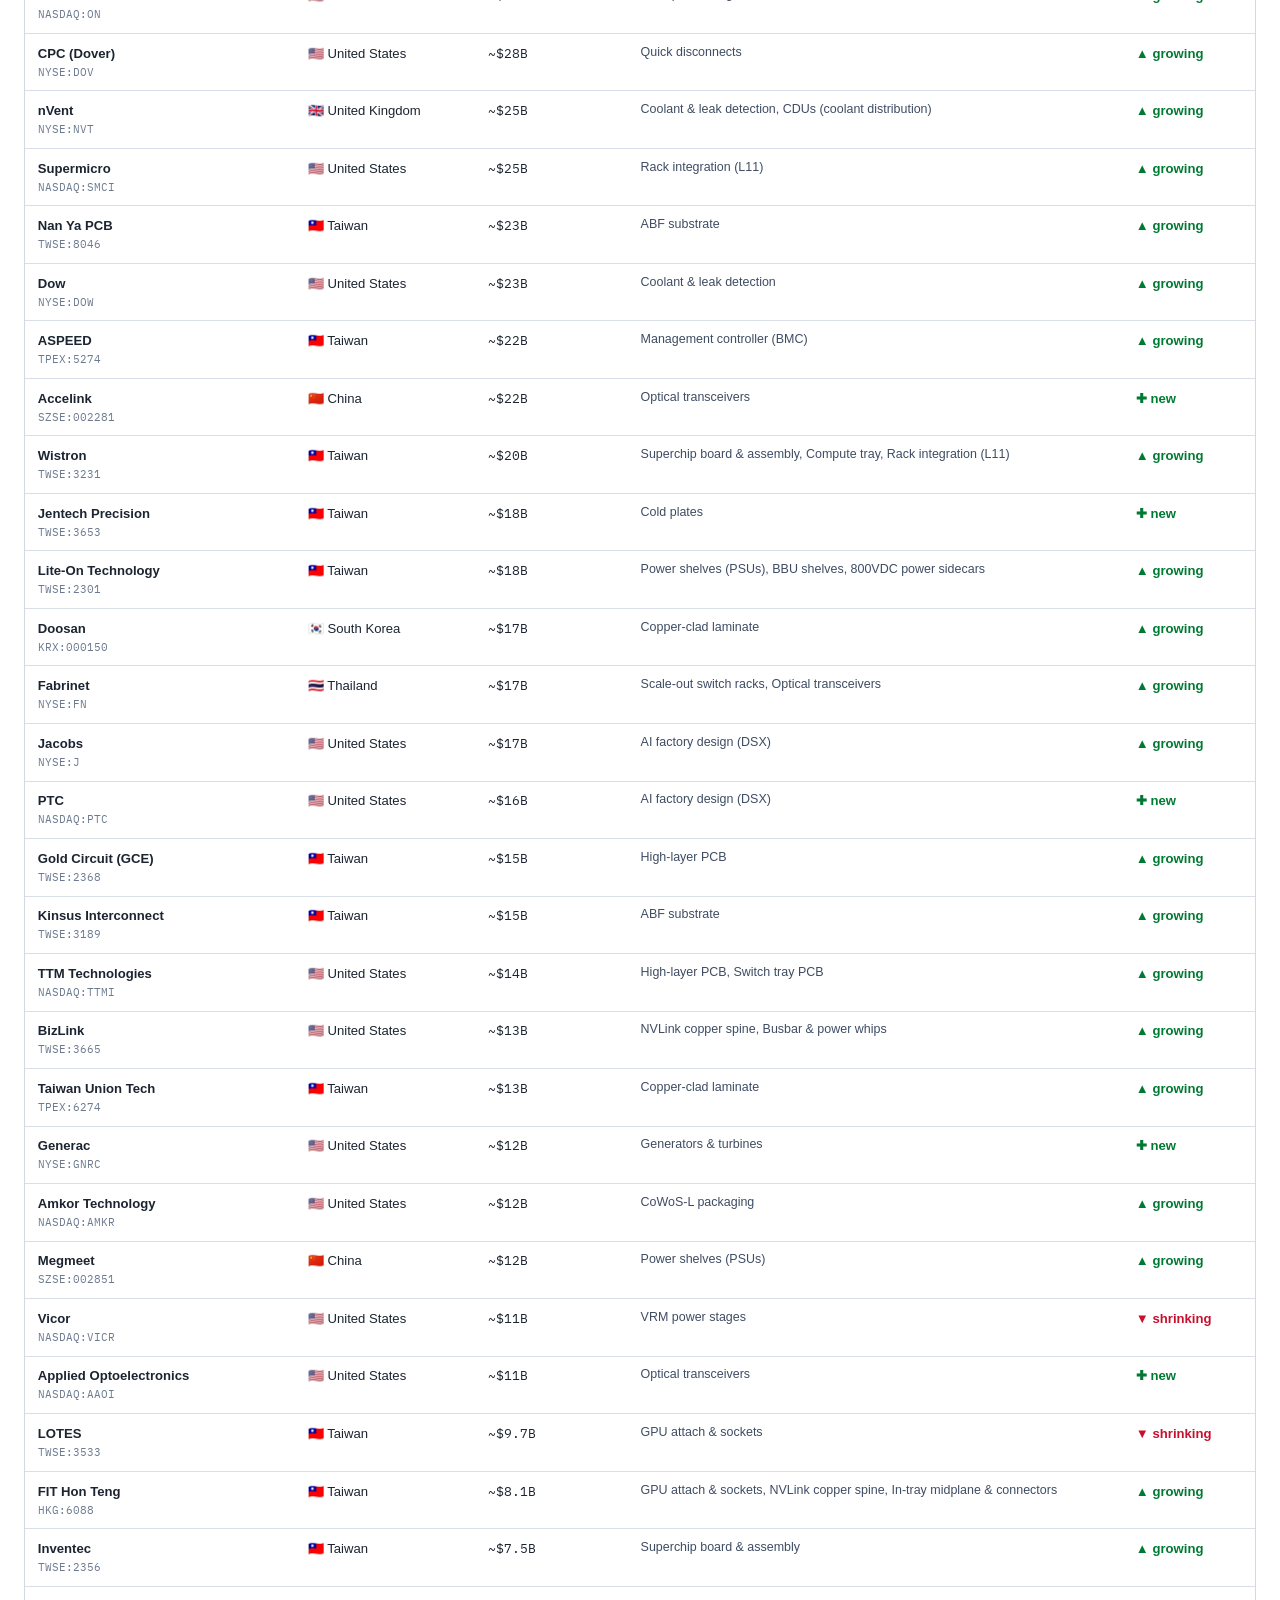
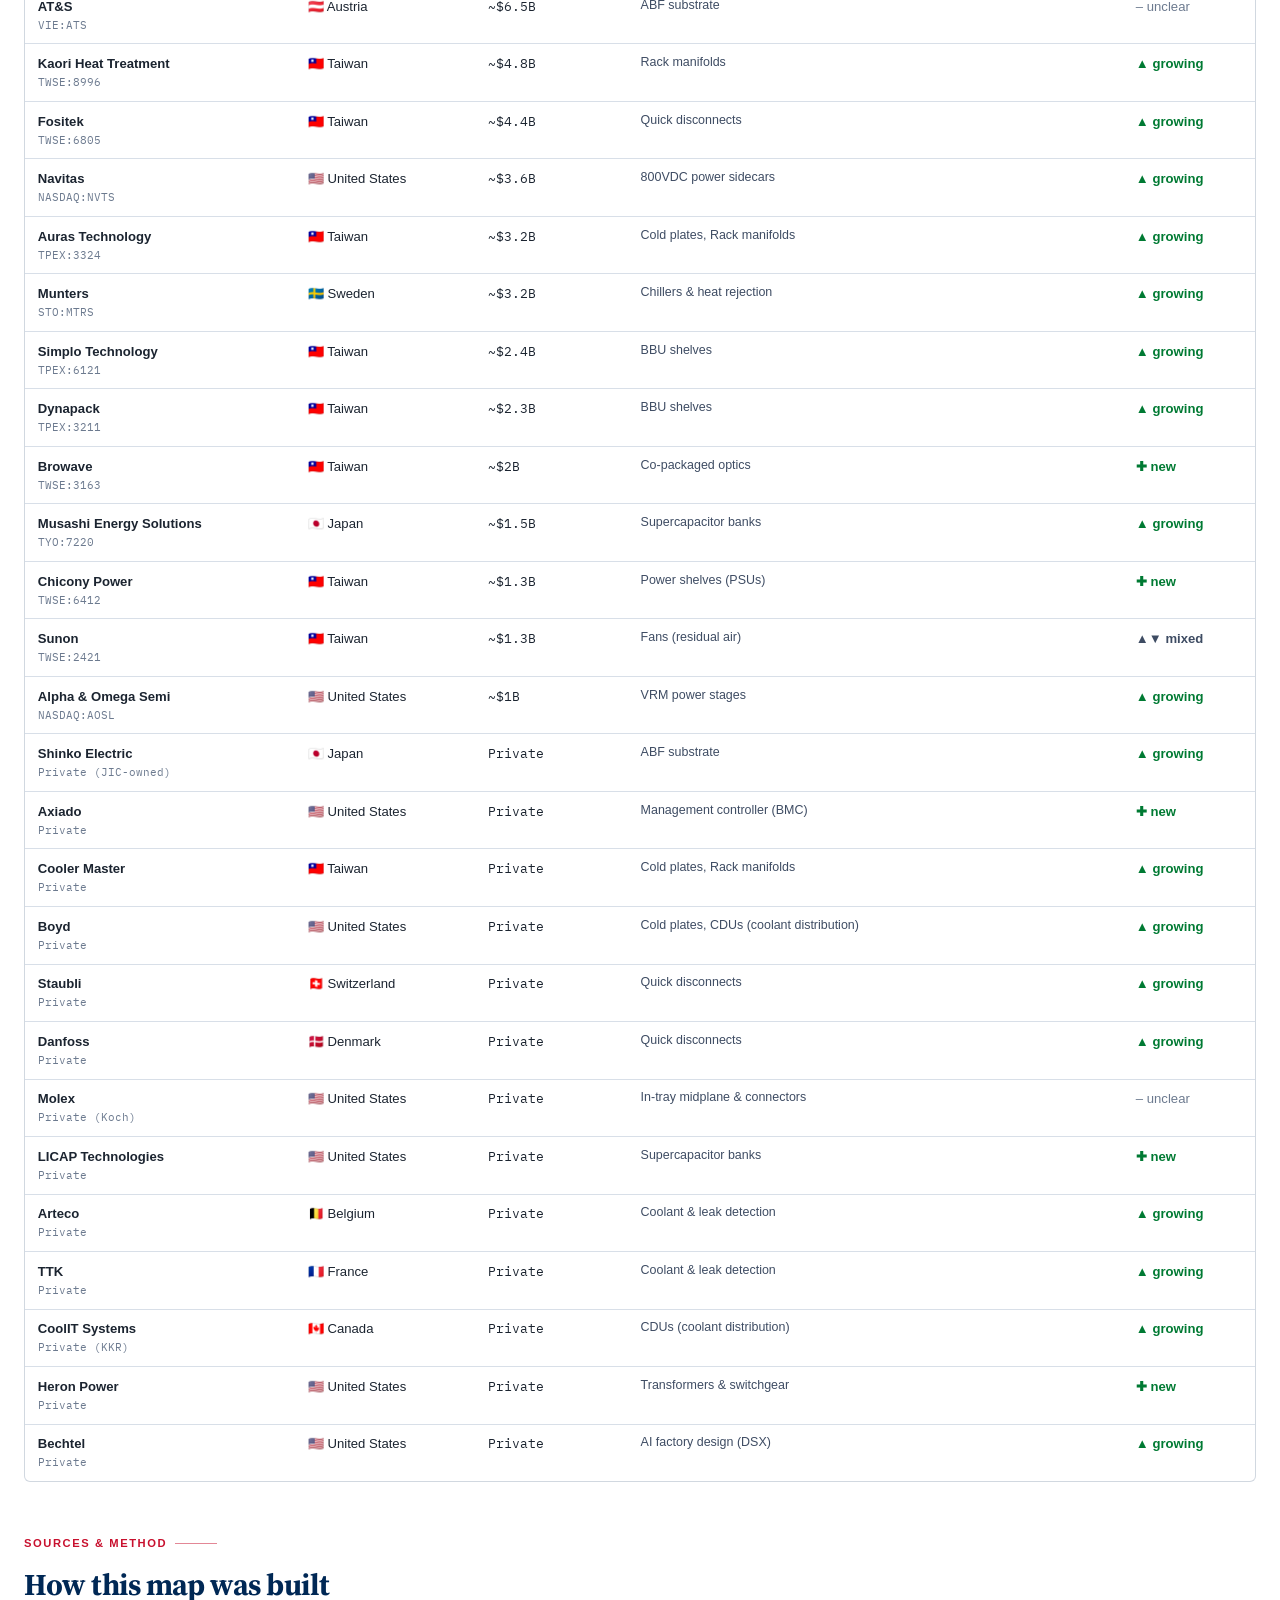
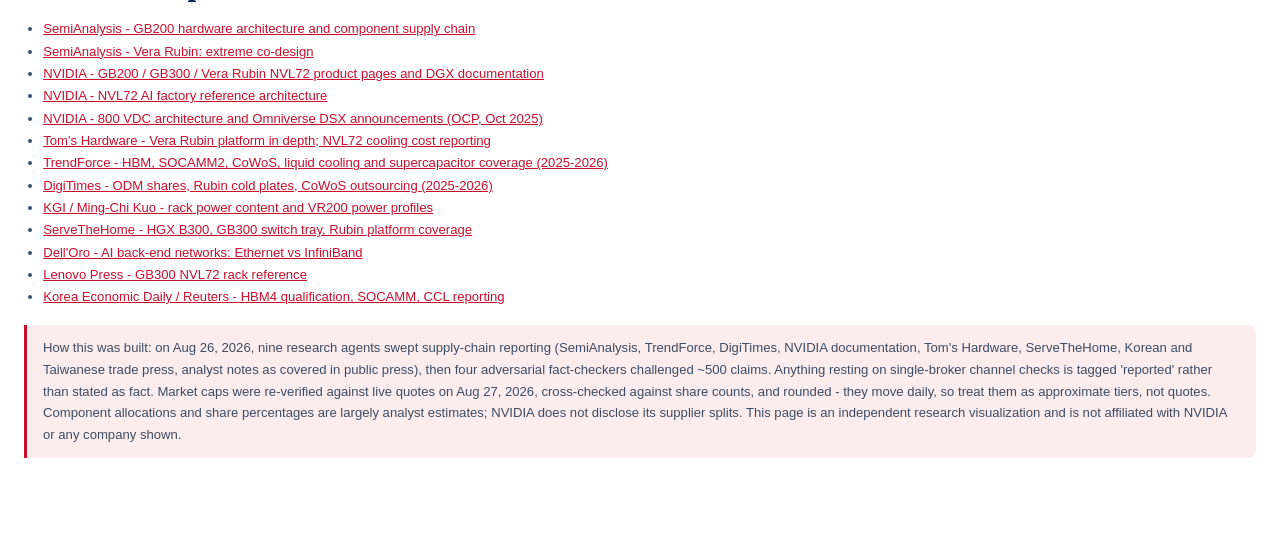
<file: ideas/inside-nvidia-ai-racks/index.html>
<!DOCTYPE html>
<html lang="en">
<head>
    <meta charset="UTF-8">
    <meta name="viewport" content="width=device-width, initial-scale=1.0">
    <title>Inside NVIDIA's AI Racks: Who Builds What - Idea Bank</title>
    <link rel="stylesheet" href="../../assets/style.css">
    <link rel="preconnect" href="https://fonts.googleapis.com">
    <link rel="stylesheet" href="https://fonts.googleapis.com/css2?family=Source+Serif+4:opsz,wght@8..60,600;8..60,700&family=IBM+Plex+Mono:wght@400;500;600&display=swap">
    <style>
    /* ===== Rack Atlas - page-scoped design tokens ===== */
    :root {
        color-scheme: light;
        --ax-bg: #ffffff;
        --ax-surface: #ffffff;
        --ax-surface2: #f2f5f8;
        --ax-ink: #1b2430;
        --ax-ink2: #3e4c63;
        --ax-muted: #6c7a8f;
        --ax-hairline: #d8dfe8;
        --ax-border: rgba(0, 40, 85, 0.18);
        --ax-navy: #002855;
        --ax-navy-soft: #eaf0f7;
        --ax-accent: #c8102e;
        --ax-accent-soft: rgba(200, 16, 46, 0.08);
        --ax-good: #007a33;
        --ax-bad: #c8102e;
        --ax-compute: #5c8a00;
        --ax-inter: #8636e6;
        --ax-power: #a32e0a;
        --ax-cool: #0b57a4;
        --ax-net: #b0246d;
        --ax-mem: #855400;
        --ax-struct: #6a7076;
        --ax-display: 'Source Serif 4', Georgia, 'Times New Roman', serif;
        --ax-body: Arial, 'Helvetica Neue', Helvetica, sans-serif;
        --ax-mono: 'IBM Plex Mono', ui-monospace, 'SF Mono', Menlo, Consolas, monospace;
    }

    body { background: var(--ax-bg); }
    .idea-page.atlas-page { max-width: 1280px; }
    .atlas-page .idea-article { background: transparent; border: none; border-radius: 0; overflow: visible; }
    .atlas-page .idea-header { padding: 1.5rem 0 0.5rem; }
    .atlas-page .idea-header h1 {
        font-family: var(--ax-display);
        font-size: clamp(2rem, 5vw, 3.4rem);
        font-weight: 700;
        letter-spacing: -0.01em;
        text-wrap: balance;
        color: var(--ax-navy);
    }
    .atlas-page .idea-meta { color: var(--ax-ink2); }
    .atlas-page .back-link { color: var(--ax-accent); }
    .atlas-page .tag-pill { background: var(--ax-accent-soft); color: var(--ax-accent); }
    .atlas-page .category-badge { background: var(--ax-navy); }

    .atlas { font-family: var(--ax-body); color: var(--ax-ink); }
    .atlas * { box-sizing: border-box; }
    .atlas .lede {
        font-size: 1.08rem; line-height: 1.7; color: var(--ax-ink2);
        max-width: 68ch; margin: 0.75rem 0 1.5rem;
    }
    .atlas .lede strong { color: var(--ax-ink); }

    /* ----- sticky control bar: generation switcher + zoom ladder ----- */
    .ax-bar {
        position: sticky; top: 0; z-index: 40;
        display: flex; flex-wrap: wrap; align-items: center; gap: 0.75rem 1.25rem;
        padding: 0.6rem 0.9rem;
        background: var(--ax-surface);
        border: 1px solid var(--ax-border);
        border-top: 3px solid var(--ax-accent);
        border-radius: 6px;
        box-shadow: 0 6px 18px rgba(0,0,0,0.06);
        margin: 0 0 1.75rem;
    }
    .ax-genswitch { display: flex; gap: 4px; background: var(--ax-surface2); border-radius: 8px; padding: 4px; }
    .ax-genswitch button {
        font-family: var(--ax-body); font-size: 0.78rem; font-weight: 700;
        padding: 0.42rem 0.8rem; border: 0; border-radius: 6px; cursor: pointer;
        background: transparent; color: var(--ax-ink2);
        transition: background 0.15s, color 0.15s;
    }
    .ax-genswitch button:hover { color: var(--ax-ink); }
    .ax-genswitch button.active { background: var(--ax-navy); color: #fff; }
    .ax-genswitch button .yr { display: block; font-size: 0.6rem; font-weight: 400; opacity: 0.85; letter-spacing: 0.04em; }
    .ax-ladder { display: flex; align-items: center; gap: 0.15rem; flex-wrap: wrap; margin-left: auto; }
    .ax-ladder a {
        font-family: var(--ax-body); font-size: 0.74rem; font-weight: 600; text-decoration: none;
        color: var(--ax-muted); padding: 0.3rem 0.5rem; border-radius: 6px;
    }
    .ax-ladder a:hover { color: var(--ax-ink); background: var(--ax-surface2); }
    .ax-ladder .sep { color: var(--ax-hairline); font-size: 0.7rem; }

    /* ----- spec strip ----- */
    .ax-specs {
        display: grid; grid-template-columns: repeat(auto-fit, minmax(140px, 1fr));
        gap: 2px; background: var(--ax-hairline);
        border: 1px solid var(--ax-border); border-radius: 10px; overflow: hidden;
        margin-bottom: 2.5rem;
    }
    .ax-spec { background: var(--ax-surface); padding: 0.8rem 0.9rem; }
    .ax-spec .k { font-family: var(--ax-body); font-size: 0.66rem; font-weight: 700; text-transform: uppercase; letter-spacing: 0.08em; color: var(--ax-muted); }
    .ax-spec .v { font-family: var(--ax-display); font-size: 1.25rem; font-weight: 700; margin-top: 0.15rem; font-variant-numeric: tabular-nums; color: var(--ax-navy); }
    .ax-spec .d { font-size: 0.72rem; color: var(--ax-ink2); margin-top: 0.1rem; }

    /* ----- sections ----- */
    .ax-section { margin: 0 0 3.25rem; scroll-margin-top: 84px; }
    .ax-section > h2 {
        font-family: var(--ax-display); font-size: clamp(1.35rem, 2.6vw, 1.9rem);
        font-weight: 700; letter-spacing: -0.015em; margin: 0 0 0.3rem; text-wrap: balance; color: var(--ax-navy);
    }
    .ax-kicker {
        font-family: var(--ax-body); font-size: 0.7rem; font-weight: 700;
        text-transform: uppercase; letter-spacing: 0.14em; color: var(--ax-accent);
        margin-bottom: 0.35rem; display: flex; align-items: center; gap: 0.5rem;
    }
    .ax-kicker::after { content: ""; height: 1px; flex: 0 0 42px; background: var(--ax-accent); opacity: 0.5; }
    .ax-section > .ax-intro { color: var(--ax-ink2); line-height: 1.65; max-width: 72ch; margin: 0 0 1.25rem; }
    .ax-section > .ax-intro strong { color: var(--ax-ink); }

    /* ----- diagram + dossier layout ----- */
    .ax-stage { display: grid; grid-template-columns: minmax(0, 1.35fr) minmax(300px, 1fr); gap: 1.25rem; align-items: start; }
    .ax-canvas {
        background: var(--ax-surface); border: 1px solid var(--ax-border);
        border-radius: 6px; padding: 1.1rem; overflow-x: auto;
    }
    .ax-canvas figure { margin: 0; }
    .ax-canvas svg { display: block; max-width: 100%; height: auto; margin: 0 auto; }
    .ax-canvas figcaption { font-size: 0.8rem; color: var(--ax-muted); margin-top: 0.75rem; line-height: 1.5; }
    .ax-canvas .ax-tabs { display: flex; gap: 4px; margin-bottom: 0.9rem; flex-wrap: wrap; }
    .ax-tabs button {
        font-family: var(--ax-body); font-size: 0.76rem; font-weight: 700;
        padding: 0.35rem 0.7rem; border: 1px solid var(--ax-border); border-radius: 999px;
        background: transparent; color: var(--ax-ink2); cursor: pointer;
    }
    .ax-tabs button.active { background: var(--ax-navy); color: #fff; border-color: var(--ax-navy); }

    /* legend */
    .ax-legend { display: flex; flex-wrap: wrap; gap: 0.35rem 0.9rem; margin: 0.6rem 0 0; padding: 0; list-style: none; }
    .ax-legend li { display: flex; align-items: center; gap: 0.38rem; font-family: var(--ax-body); font-size: 0.72rem; font-weight: 600; color: var(--ax-ink2); }
    .ax-legend i { width: 10px; height: 10px; border-radius: 2px; display: inline-block; }

    /* SVG part styling */
    .ax-part { cursor: pointer; }
    .ax-part rect.body { transition: filter 0.12s ease, stroke-width 0.12s ease; }
    .ax-part:hover rect.body, .ax-part:focus-visible rect.body, .ax-part.pinned rect.body { stroke: var(--ax-ink); stroke-width: 2; filter: brightness(1.1); }
    .ax-part:focus { outline: none; }
    .ax-part:focus-visible rect.body { stroke-dasharray: 3 2; }
    .ax-part text { pointer-events: none; }
    svg .ax-lbl { font-family: var(--ax-body); font-size: 12px; font-weight: 700; fill: var(--ax-ink); letter-spacing: 0.01em; }
    svg .ax-lbl2 { font-family: var(--ax-body); font-size: 10.5px; font-weight: 700; fill: var(--ax-ink2); }
    svg .ax-note { font-family: var(--ax-body); font-size: 11px; fill: var(--ax-muted); }
    svg .ax-flow { stroke: var(--ax-muted); stroke-width: 1.4; fill: none; }
    svg .ax-flowlbl { font-family: var(--ax-body); font-size: 10px; font-weight: 600; fill: var(--ax-muted); }
    svg .ax-frame { fill: none; stroke: var(--ax-hairline); stroke-width: 1.2; }

    /* ----- dossier ----- */
    .ax-dossier {
        background: var(--ax-surface); border: 1px solid var(--ax-border); border-radius: 6px;
        padding: 1rem 1rem 0.6rem; position: sticky; top: 76px;
        max-height: calc(100vh - 96px); overflow-y: auto;
    }
    .ax-dossier .hint { color: var(--ax-muted); font-size: 0.85rem; line-height: 1.6; padding: 0.5rem 0 0.9rem; }
    .ax-dossier .hint kbd {
        font-family: var(--ax-mono); font-size: 0.7rem; border: 1px solid var(--ax-border);
        border-bottom-width: 2px; border-radius: 4px; padding: 0 0.3rem; color: var(--ax-ink2);
    }
    .ax-dhead { display: flex; align-items: flex-start; justify-content: space-between; gap: 0.5rem; margin-bottom: 0.2rem; }
    .ax-dhead h3 { font-family: var(--ax-display); font-size: 1.12rem; font-weight: 700; margin: 0; letter-spacing: -0.01em; color: var(--ax-navy); }
    .ax-syschip {
        font-family: var(--ax-mono); font-size: 0.62rem; font-weight: 600; text-transform: uppercase;
        letter-spacing: 0.08em; color: #fff; padding: 0.18rem 0.5rem; border-radius: 999px; white-space: nowrap; flex-shrink: 0; margin-top: 0.2rem;
    }
    .ax-dsub { font-family: var(--ax-body); font-size: 0.74rem; color: var(--ax-accent); font-weight: 700; margin-bottom: 0.4rem; }
    .ax-ddesc { font-size: 0.84rem; color: var(--ax-ink2); line-height: 1.6; margin: 0 0 0.9rem; }
    .ax-simple { background: var(--ax-navy-soft); border-left: 3px solid var(--ax-navy); border-radius: 0 4px 4px 0; padding: 0.5rem 0.7rem; font-size: 0.83rem; color: var(--ax-ink); line-height: 1.55; margin: 0 0 0.7rem; }
    .ax-simple b { color: var(--ax-navy); }
    .ax-pin-note { font-size: 0.7rem; font-family: var(--ax-mono); color: var(--ax-muted); margin-bottom: 0.6rem; }

    .ax-supplier {
        border: 1px solid var(--ax-hairline); border-radius: 9px;
        padding: 0.65rem 0.75rem; margin-bottom: 0.55rem; background: var(--ax-bg);
    }
    .ax-sh { display: flex; align-items: baseline; justify-content: space-between; gap: 0.5rem; }
    .ax-sh .nm { font-weight: 600; font-size: 0.92rem; }
    .ax-sh .cap { font-family: var(--ax-mono); font-size: 0.78rem; font-weight: 600; color: var(--ax-ink); white-space: nowrap; font-variant-numeric: tabular-nums; }
    .ax-sh .cap small { color: var(--ax-muted); font-weight: 400; }
    .ax-sm { display: flex; flex-wrap: wrap; gap: 0.2rem 0.75rem; font-size: 0.72rem; color: var(--ax-muted); font-family: var(--ax-mono); margin: 0.1rem 0 0.3rem; }
    .ax-role { font-size: 0.8rem; color: var(--ax-ink2); line-height: 1.5; }
    .ax-share { font-size: 0.74rem; color: var(--ax-muted); line-height: 1.45; margin-top: 0.2rem; }
    .ax-trends { display: flex; flex-wrap: wrap; gap: 0.3rem 1rem; margin-top: 0.45rem; font-family: var(--ax-mono); font-size: 0.7rem; }
    .ax-trend { display: inline-flex; gap: 0.3rem; align-items: baseline; color: var(--ax-ink2); }
    .ax-trend .lab { color: var(--ax-muted); }
    .ax-t-up { color: var(--ax-good); font-weight: 600; }
    .ax-t-down { color: var(--ax-bad); font-weight: 600; }
    .ax-t-flat { color: var(--ax-ink2); font-weight: 600; }
    .ax-t-new { color: var(--ax-good); font-weight: 600; }
    .ax-t-exited { color: var(--ax-bad); font-weight: 600; }
    .ax-t-unknown { color: var(--ax-muted); }
    .ax-rumor {
        display: inline-block; font-family: var(--ax-mono); font-size: 0.6rem; font-weight: 600;
        text-transform: uppercase; letter-spacing: 0.07em; color: var(--ax-mem);
        border: 1px solid currentColor; border-radius: 4px; padding: 0 0.3rem; margin-left: 0.4rem; vertical-align: middle;
    }
    .ax-absent { font-size: 0.82rem; color: var(--ax-muted); padding: 0.4rem 0 0.8rem; line-height: 1.6; }

    /* floating hover label */
    #ax-tip {
        position: fixed; z-index: 60; pointer-events: none; display: none;
        font-family: var(--ax-body); font-size: 0.72rem; font-weight: 700;
        background: var(--ax-ink); color: var(--ax-bg);
        padding: 0.28rem 0.55rem; border-radius: 6px; max-width: 260px;
        box-shadow: 0 4px 14px rgba(0,0,0,0.25);
    }
    #ax-tip small { display: block; font-weight: 400; opacity: 0.75; }

    /* ----- ledger ----- */
    .ax-matrix-wrap { overflow-x: auto; border: 1px solid var(--ax-border); border-radius: 6px; background: var(--ax-surface); }
    table.ax-matrix { border-collapse: collapse; width: 100%; min-width: 640px; font-size: 0.82rem; }
    .ax-matrix th, .ax-matrix td { text-align: left; padding: 0.6rem 0.8rem; border-bottom: 1px solid var(--ax-hairline); vertical-align: top; }
    .ax-matrix thead th { font-family: var(--ax-body); font-size: 0.68rem; text-transform: uppercase; letter-spacing: 0.08em; color: #fff; background: var(--ax-navy); font-weight: 700; }
    .ax-matrix tbody tr:last-child td { border-bottom: 0; }
    .ax-matrix td .cat { font-weight: 600; display: flex; align-items: center; gap: 0.45rem; }
    .ax-matrix td .cat i { width: 9px; height: 9px; border-radius: 2px; flex-shrink: 0; }
    .ax-matrix td .tcell { display: flex; gap: 0.45rem; align-items: baseline; }
    .ax-matrix td .tcell .note { color: var(--ax-ink2); font-size: 0.78rem; line-height: 1.45; }

    .ax-charts { display: grid; grid-template-columns: repeat(auto-fit, minmax(280px, 1fr)); gap: 1.25rem; margin-top: 1.25rem; }
    .ax-chart { background: var(--ax-surface); border: 1px solid var(--ax-border); border-radius: 6px; padding: 1rem 1.1rem; }
    .ax-chart h3 { font-family: var(--ax-display); font-size: 0.95rem; font-weight: 700; margin: 0 0 0.2rem; color: var(--ax-navy); }
    .ax-chart .sub { font-size: 0.72rem; color: var(--ax-muted); margin-bottom: 0.8rem; }
    .ax-bar-row { display: grid; grid-template-columns: 92px 1fr; align-items: center; gap: 0.6rem; margin-bottom: 0.5rem; }
    .ax-bar-row .bl { font-family: var(--ax-mono); font-size: 0.72rem; color: var(--ax-ink2); text-align: right; }
    .ax-bar-track { position: relative; height: 20px; }
    .ax-bar-fill { position: absolute; left: 0; top: 0; bottom: 0; border-radius: 0 4px 4px 0; }
    .ax-bar-val { position: absolute; top: 50%; transform: translateY(-50%); font-family: var(--ax-mono); font-size: 0.72rem; font-weight: 600; color: var(--ax-ink); white-space: nowrap; font-variant-numeric: tabular-nums; }
    .ax-chart .base { border-left: 1px solid var(--ax-hairline); }

    /* ----- supplier index ----- */
    .ax-toolbar { display: flex; gap: 0.75rem; margin-bottom: 0.9rem; flex-wrap: wrap; }
    .ax-toolbar input {
        flex: 1 1 220px; max-width: 340px; padding: 0.5rem 0.75rem;
        border: 1px solid var(--ax-border); border-radius: 8px;
        background: var(--ax-surface); color: var(--ax-ink); font-family: var(--ax-body); font-size: 0.86rem;
    }
    .ax-toolbar input:focus { outline: 2px solid var(--ax-accent); outline-offset: 1px; }
    .ax-index-wrap { overflow-x: auto; border: 1px solid var(--ax-border); border-radius: 6px; background: var(--ax-surface); }
    table.ax-index { border-collapse: collapse; width: 100%; min-width: 760px; font-size: 0.82rem; }
    .ax-index th, .ax-index td { text-align: left; padding: 0.55rem 0.8rem; border-bottom: 1px solid var(--ax-hairline); vertical-align: top; }
    .ax-index thead th { font-family: var(--ax-body); font-size: 0.68rem; text-transform: uppercase; letter-spacing: 0.08em; color: #fff; background: var(--ax-navy); font-weight: 700; cursor: pointer; user-select: none; white-space: nowrap; }
    .ax-index thead th.sorted { color: #fff; text-decoration: underline; text-underline-offset: 3px; }
    .ax-index tbody tr:last-child td { border-bottom: 0; }
    .ax-index td.cap { font-family: var(--ax-mono); font-variant-numeric: tabular-nums; white-space: nowrap; }
    .ax-index td .co { font-weight: 600; }
    .ax-index td .tk { font-family: var(--ax-mono); font-size: 0.7rem; color: var(--ax-muted); display: block; }
    .ax-index td.sup { color: var(--ax-ink2); font-size: 0.78rem; line-height: 1.5; max-width: 380px; }

    /* ----- sources ----- */
    .ax-sources { font-size: 0.82rem; color: var(--ax-ink2); line-height: 1.7; }
    .ax-sources ul { margin: 0.5rem 0 1rem 1.2rem; padding: 0; }
    .ax-sources a { color: var(--ax-accent); }
    .ax-method {
        border-left: 3px solid var(--ax-accent); background: var(--ax-accent-soft);
        border-radius: 0 8px 8px 0; padding: 0.8rem 1rem; margin-top: 1rem; font-size: 0.82rem; line-height: 1.65;
    }

    @media (max-width: 940px) {
        .ax-stage { grid-template-columns: 1fr; }
        .ax-dossier { position: static; max-height: none; }
        .ax-ladder { margin-left: 0; }
    }
    @media (prefers-reduced-motion: reduce) {
        .atlas *, .atlas *::before, .atlas *::after { transition: none !important; animation: none !important; }
    }
    </style>
</head>
<body>
    <div class="idea-page atlas-page">
        <nav class="idea-nav">
            <a href="../../index.html" class="back-link">&larr; Back to Ideas</a>
        </nav>

        <article class="idea-article">
            <header class="idea-header">
                <span class="category-badge category-technology">Technology</span>
                <h1>Inside NVIDIA's AI Racks: Who Builds What</h1>
                <div class="idea-meta">
                    <time datetime="2026-08-26">Aug 26, 2026</time>
                    <div class="idea-tags">
                        <span class="tag-pill">nvidia</span>
                        <span class="tag-pill">gb200</span>
                        <span class="tag-pill">vera rubin</span>
                        <span class="tag-pill">supply chain</span>
                        <span class="tag-pill">data centers</span>
                    </div>
                </div>
            </header>

            <div class="atlas" id="atlas">
                <p class="lede"><strong>One NVIDIA rack is a map of the global electronics industry.</strong> This page tears one open, layer by layer: pick a generation below, then hover or tap any part of the diagrams to see who supplies it, where they are from, what they are worth, and whether their slice of each rack is growing or shrinking as NVIDIA moves from Grace Blackwell to Vera Rubin.</p>

                <div class="ax-bar" role="toolbar" aria-label="Generation and zoom controls">
                    <div class="ax-genswitch" id="genswitch" role="tablist" aria-label="Rack generation"></div>
                    <nav class="ax-ladder" aria-label="Zoom levels" id="ladder"></nav>
                </div>

                <div class="ax-specs" id="specs" aria-live="polite"></div>

                <section class="ax-section" id="rack">
                    <div class="ax-kicker">Zoom 1 · The rack, vertically</div>
                    <h2 id="rack-h2">Front elevation</h2>
                    <p class="ax-intro" id="rack-intro"></p>
                    <div class="ax-stage">
                        <div class="ax-canvas">
                            <figure>
                                <div id="rack-svg"></div>
                                <figcaption id="rack-cap"></figcaption>
                            </figure>
                            <ul class="ax-legend" id="legend-rack"></ul>
                        </div>
                        <aside class="ax-dossier" id="dossier-rack" aria-live="polite"></aside>
                    </div>
                </section>

                <section class="ax-section" id="tray">
                    <div class="ax-kicker">Zoom 2 · Inside a tray, horizontally</div>
                    <h2>Tray cross-sections</h2>
                    <p class="ax-intro" id="tray-intro"></p>
                    <div class="ax-stage">
                        <div class="ax-canvas">
                            <div class="ax-tabs" id="tray-tabs" role="tablist" aria-label="Tray type"></div>
                            <figure>
                                <div id="tray-svg"></div>
                                <figcaption id="tray-cap"></figcaption>
                            </figure>
                            <ul class="ax-legend" id="legend-tray"></ul>
                        </div>
                        <aside class="ax-dossier" id="dossier-tray" aria-live="polite"></aside>
                    </div>
                </section>

                <section class="ax-section" id="package">
                    <div class="ax-kicker">Zoom 3 · Down to the silicon</div>
                    <h2>The GPU package</h2>
                    <p class="ax-intro" id="package-intro"></p>
                    <div class="ax-stage">
                        <div class="ax-canvas">
                            <figure>
                                <div id="package-svg"></div>
                                <figcaption id="package-cap"></figcaption>
                            </figure>
                            <ul class="ax-legend" id="legend-package"></ul>
                        </div>
                        <aside class="ax-dossier" id="dossier-package" aria-live="polite"></aside>
                    </div>
                </section>

                <section class="ax-section" id="pod">
                    <div class="ax-kicker">Zoom 4 · Beyond one rack</div>
                    <h2>The pod: racks talking to racks</h2>
                    <p class="ax-intro" id="pod-intro"></p>
                    <div class="ax-stage">
                        <div class="ax-canvas">
                            <figure>
                                <div id="pod-svg"></div>
                                <figcaption id="pod-cap"></figcaption>
                            </figure>
                            <ul class="ax-legend" id="legend-pod"></ul>
                        </div>
                        <aside class="ax-dossier" id="dossier-pod" aria-live="polite"></aside>
                    </div>
                </section>

                <section class="ax-section" id="factory">
                    <div class="ax-kicker">Zoom 5 · The AI factory</div>
                    <h2>From substation to silicon</h2>
                    <p class="ax-intro" id="factory-intro"></p>
                    <div class="ax-stage">
                        <div class="ax-canvas">
                            <figure>
                                <div id="factory-svg"></div>
                                <figcaption id="factory-cap"></figcaption>
                            </figure>
                            <ul class="ax-legend" id="legend-factory"></ul>
                        </div>
                        <aside class="ax-dossier" id="dossier-factory" aria-live="polite"></aside>
                    </div>
                </section>

                <section class="ax-section" id="ledger">
                    <div class="ax-kicker">Generation over generation</div>
                    <h2>Who gains, who loses</h2>
                    <p class="ax-intro" id="ledger-intro"></p>
                    <div class="ax-matrix-wrap" id="matrix-wrap"></div>
                    <div class="ax-charts" id="charts"></div>
                </section>

                <section class="ax-section" id="index">
                    <div class="ax-kicker">The cast</div>
                    <h2>Supplier index</h2>
                    <p class="ax-intro">Every company on this page in one sortable table. Click a column header to sort; type to filter. Market caps are approximate, checked against live quotes in late August 2026.</p>
                    <div class="ax-toolbar">
                        <input type="search" id="index-filter" placeholder="Filter by company, country, or component..." aria-label="Filter supplier table">
                    </div>
                    <div class="ax-index-wrap"><table class="ax-index" id="index-table"></table></div>
                </section>

                <section class="ax-section ax-sources" id="sources">
                    <div class="ax-kicker">Sources &amp; method</div>
                    <h2>How this map was built</h2>
                    <div id="sources-list"></div>
                    <div class="ax-method" id="method-note"></div>
                </section>
            </div>
        </article>
    </div>

    <div id="ax-tip" role="presentation"></div>

    <script>
    // __DB_START__
    var DB = {
        gens: ["gb200", "gb300", "vr200"],
        genMeta: {
            gb200: {
                name: "GB200 NVL72", family: "Grace Blackwell", year: "2024-25",
                stats: [
                    { k: "GPU packages", v: "72", d: "B200, dual-die, soldered" },
                    { k: "CPUs", v: "36", d: "Grace, 72 Arm cores" },
                    { k: "HBM per rack", v: "13.8 TB", d: "HBM3E 8-Hi, 192 GB per GPU" },
                    { k: "NVLink per GPU", v: "1.8 TB/s", d: "NVLink 5, 130 TB/s per rack" },
                    { k: "Scale-out per GPU", v: "400 Gb/s", d: "ConnectX-7" },
                    { k: "Rack power", v: "~120 kW", d: "132 kW TDP, ~1.36 t" },
                    { k: "Rack price", v: "~$3M", d: "per Jensen Huang" }
                ],
                rackIntro: "One liquid-cooled MGX Oberon rack: 18 one-U compute trays and 9 NVLink switch trays hang off a 54V DC busbar, fed by 33 kW power shelves. The switch trays sit mid-rack so the 5,000-cable copper spine at the rear can reach the farthest GPUs. Hover any slot - or the three vertical rear runs on the left - to open its supplier dossier.",
                rackCap: "GB200 NVL72 front elevation (simplified; DGX layout splits 8 power shelves 4 top / 4 bottom). Rear elements drawn as vertical runs at left."
            },
            gb300: {
                name: "GB300 NVL72", family: "Blackwell Ultra", year: "2025-26",
                stats: [
                    { k: "GPU packages", v: "72", d: "B300, still soldered (Cordelia cancelled)" },
                    { k: "CPUs", v: "36", d: "Grace, unchanged" },
                    { k: "HBM per rack", v: "20.7 TB", d: "HBM3E 12-Hi, 288 GB per GPU" },
                    { k: "NVLink per GPU", v: "1.8 TB/s", d: "NVLink 5, unchanged" },
                    { k: "Scale-out per GPU", v: "800 Gb/s", d: "ConnectX-8" },
                    { k: "Rack power", v: "~140 kW", d: "1.4 kW per GPU, ~1.58 t" },
                    { k: "Rack price", v: "~$3.3M", d: "est. +10-15% vs GB200" }
                ],
                rackIntro: "Same Oberon bones, more of everything. The planned socketed Cordelia board was cancelled in April 2025, so GB300 shipped on soldered Bianca-style boards as a drop-in for the GB200 rack. What is genuinely new is the energy layer: power shelves gained ~65 J per GPU of capacitor storage (co-designed with Lite-On) and optional battery backup shelves smooth the pulsing of synchronized training. Per-chip cold plates roughly double the coupling count.",
                rackCap: "GB300 NVL72 front elevation. Dedicated supercapacitor shelves from early designs were dropped from the reference design; energy storage moved inside the power shelves and optional BBU shelves."
            },
            vr200: {
                name: "VR200 NVL144", family: "Vera Rubin", year: "2H 2026",
                stats: [
                    { k: "GPU packages", v: "72", d: "Rubin = 144 dies; renamed NVL72 at CES 2026" },
                    { k: "CPUs", v: "36", d: "Vera, 88 custom Olympus cores" },
                    { k: "HBM per rack", v: "20.7 TB", d: "HBM4, 288 GB per package" },
                    { k: "NVLink per pkg", v: "3.6 TB/s", d: "NVLink 6, 260 TB/s per rack" },
                    { k: "Scale-out per pkg", v: "1.6 Tb/s", d: "ConnectX-9" },
                    { k: "Rack power", v: "190-230 kW", d: "Max Q / Max P profiles" },
                    { k: "Rack price", v: "up to ~$8.8M", d: "reported, unconfirmed" }
                ],
                rackIntro: "The last 54V Oberon generation, and the one where NVIDIA takes over the tray. Compute trays go cable-free (a 44-layer midplane replaces internal cabling; assembly drops from ~2 hours to ~5 minutes), fully fanless and 100% liquid-cooled, and NVIDIA now sells the finished L10 tray - demoting ODMs to rack integration. Power shelves jump from 33 kW to 110 kW (3U), the busbar goes liquid-cooled at 5,000A+, and coolant flow roughly doubles. The copper NVLink spine is reused; the cable-free rack midplane belongs to Kyber in 2027.",
                rackCap: "VR200 NVL144 front elevation (launched as NVL144 counting 144 GPU dies; renamed Vera Rubin NVL72 at CES 2026 counting 72 packages). Kyber NVL576 (2027, ~600 kW, 800 VDC) replaces this architecture."
            }
        },
        systems: {
            compute: { name: "Compute" },
            inter: { name: "NVLink fabric" },
            power: { name: "Power" },
            cool: { name: "Cooling" },
            net: { name: "Networking" },
            mem: { name: "Memory & storage" },
            struct: { name: "Boards, build & integration" }
        },
        companies: {
            nvidia: { name: "NVIDIA", country: "United States", flag: "🇺🇸", ticker: "NASDAQ:NVDA", cap: 5100, capTxt: "~$5.1T" },
            tsmc: { name: "TSMC", country: "Taiwan", flag: "🇹🇼", ticker: "NYSE:TSM / TWSE:2330", cap: 2100, capTxt: "~$2.1T" },
            skhynix: { name: "SK hynix", country: "South Korea", flag: "🇰🇷", ticker: "KRX:000660", cap: 880, capTxt: "~$880B" },
            samsung: { name: "Samsung Electronics", country: "South Korea", flag: "🇰🇷", ticker: "KRX:005930", cap: 1330, capTxt: "~$1.3T" },
            micron: { name: "Micron Technology", country: "United States", flag: "🇺🇸", ticker: "NASDAQ:MU", cap: 1050, capTxt: "~$1.1T" },
            ibiden: { name: "Ibiden", country: "Japan", flag: "🇯🇵", ticker: "TYO:4062", cap: 36, capTxt: "~$36B" },
            shinko: { name: "Shinko Electric", country: "Japan", flag: "🇯🇵", ticker: "Private (JIC-owned)", capTxt: "Private" },
            unimicron: { name: "Unimicron", country: "Taiwan", flag: "🇹🇼", ticker: "TWSE:3037", cap: 55, capTxt: "~$55B" },
            nanyapcb: { name: "Nan Ya PCB", country: "Taiwan", flag: "🇹🇼", ticker: "TWSE:8046", cap: 23, capTxt: "~$23B" },
            kinsus: { name: "Kinsus Interconnect", country: "Taiwan", flag: "🇹🇼", ticker: "TWSE:3189", cap: 14.5, capTxt: "~$15B" },
            ats: { name: "AT&S", country: "Austria", flag: "🇦🇹", ticker: "VIE:ATS", cap: 6.5, capTxt: "~$6.5B" },
            ase: { name: "ASE Technology (SPIL)", country: "Taiwan", flag: "🇹🇼", ticker: "NYSE:ASX / TWSE:3711", cap: 85, capTxt: "~$85B" },
            amkor: { name: "Amkor Technology", country: "United States", flag: "🇺🇸", ticker: "NASDAQ:AMKR", cap: 12, capTxt: "~$12B" },
            arm: { name: "Arm Holdings", country: "United Kingdom", flag: "🇬🇧", ticker: "NASDAQ:ARM", cap: 260, capTxt: "~$260B" },
            foxconn: { name: "Foxconn (Hon Hai)", country: "Taiwan", flag: "🇹🇼", ticker: "TWSE:2317", cap: 108, capTxt: "~$108B" },
            wistron: { name: "Wistron", country: "Taiwan", flag: "🇹🇼", ticker: "TWSE:3231", cap: 20, capTxt: "~$20B" },
            quanta: { name: "Quanta Computer", country: "Taiwan", flag: "🇹🇼", ticker: "TWSE:2382", cap: 40, capTxt: "~$40B" },
            wiwynn: { name: "Wiwynn", country: "Taiwan", flag: "🇹🇼", ticker: "TWSE:6669", cap: 38, capTxt: "~$38B" },
            inventec: { name: "Inventec", country: "Taiwan", flag: "🇹🇼", ticker: "TWSE:2356", cap: 7.5, capTxt: "~$7.5B" },
            smci: { name: "Supermicro", country: "United States", flag: "🇺🇸", ticker: "NASDAQ:SMCI", cap: 24.5, capTxt: "~$25B" },
            dell: { name: "Dell Technologies", country: "United States", flag: "🇺🇸", ticker: "NYSE:DELL", cap: 290, capTxt: "~$290B" },
            hpe: { name: "HPE", country: "United States", flag: "🇺🇸", ticker: "NYSE:HPE", cap: 70, capTxt: "~$70B" },
            amphenol: { name: "Amphenol", country: "United States", flag: "🇺🇸", ticker: "NYSE:APH", cap: 196, capTxt: "~$196B" },
            te: { name: "TE Connectivity", country: "Ireland", flag: "🇮🇪", ticker: "NYSE:TEL", cap: 59, capTxt: "~$59B" },
            lotes: { name: "LOTES", country: "Taiwan", flag: "🇹🇼", ticker: "TWSE:3533", cap: 9.7, capTxt: "~$9.7B" },
            fit: { name: "FIT Hon Teng", country: "Taiwan", flag: "🇹🇼", ticker: "HKG:6088", cap: 8.1, capTxt: "~$8.1B" },
            luxshare: { name: "Luxshare Precision", country: "China", flag: "🇨🇳", ticker: "SZSE:002475", cap: 64, capTxt: "~$64B" },
            bizlink: { name: "BizLink", country: "United States", flag: "🇺🇸", ticker: "TWSE:3665", cap: 13, capTxt: "~$13B" },
            molex: { name: "Molex", country: "United States", flag: "🇺🇸", ticker: "Private (Koch)", capTxt: "Private" },
            wus: { name: "WUS Printed Circuit", country: "China", flag: "🇨🇳", ticker: "SZSE:002463", cap: 31, capTxt: "~$31B" },
            ttm: { name: "TTM Technologies", country: "United States", flag: "🇺🇸", ticker: "NASDAQ:TTMI", cap: 13.5, capTxt: "~$14B" },
            vgt: { name: "Victory Giant", country: "China", flag: "🇨🇳", ticker: "SZSE:300476", cap: 35, capTxt: "~$35B" },
            gce: { name: "Gold Circuit (GCE)", country: "Taiwan", flag: "🇹🇼", ticker: "TWSE:2368", cap: 15, capTxt: "~$15B" },
            emc: { name: "Elite Material (EMC)", country: "Taiwan", flag: "🇹🇼", ticker: "TWSE:2383", cap: 59, capTxt: "~$59B" },
            doosan: { name: "Doosan", country: "South Korea", flag: "🇰🇷", ticker: "KRX:000150", cap: 17, capTxt: "~$17B" },
            tuc: { name: "Taiwan Union Tech", country: "Taiwan", flag: "🇹🇼", ticker: "TPEX:6274", cap: 12.5, capTxt: "~$13B" },
            astera: { name: "Astera Labs", country: "United States", flag: "🇺🇸", ticker: "NASDAQ:ALAB", cap: 56, capTxt: "~$56B" },
            broadcom: { name: "Broadcom", country: "United States", flag: "🇺🇸", ticker: "NASDAQ:AVGO", cap: 1700, capTxt: "~$1.7T" },
            marvell: { name: "Marvell", country: "United States", flag: "🇺🇸", ticker: "NASDAQ:MRVL", cap: 205, capTxt: "~$205B" },
            credo: { name: "Credo", country: "United States", flag: "🇺🇸", ticker: "NASDAQ:CRDO", cap: 45, capTxt: "~$45B" },
            aspeed: { name: "ASPEED", country: "Taiwan", flag: "🇹🇼", ticker: "TPEX:5274", cap: 22, capTxt: "~$22B" },
            axiado: { name: "Axiado", country: "United States", flag: "🇺🇸", ticker: "Private", capTxt: "Private" },
            kioxia: { name: "Kioxia", country: "Japan", flag: "🇯🇵", ticker: "TYO:285A", cap: 170, capTxt: "~$170B" },
            mps: { name: "Monolithic Power (MPS)", country: "United States", flag: "🇺🇸", ticker: "NASDAQ:MPWR", cap: 65, capTxt: "~$65B" },
            infineon: { name: "Infineon", country: "Germany", flag: "🇩🇪", ticker: "ETR:IFX", cap: 85, capTxt: "~$85B" },
            renesas: { name: "Renesas", country: "Japan", flag: "🇯🇵", ticker: "TYO:6723", cap: 45, capTxt: "~$45B" },
            onsemi: { name: "onsemi", country: "United States", flag: "🇺🇸", ticker: "NASDAQ:ON", cap: 28, capTxt: "~$28B" },
            aos: { name: "Alpha & Omega Semi", country: "United States", flag: "🇺🇸", ticker: "NASDAQ:AOSL", cap: 1, capTxt: "~$1B" },
            vicor: { name: "Vicor", country: "United States", flag: "🇺🇸", ticker: "NASDAQ:VICR", cap: 11, capTxt: "~$11B" },
            navitas: { name: "Navitas", country: "United States", flag: "🇺🇸", ticker: "NASDAQ:NVTS", cap: 3.6, capTxt: "~$3.6B" },
            ti: { name: "Texas Instruments", country: "United States", flag: "🇺🇸", ticker: "NASDAQ:TXN", cap: 244, capTxt: "~$244B" },
            rohm: { name: "ROHM", country: "Japan", flag: "🇯🇵", ticker: "TYO:6963", capTxt: "~$9B" },
            powi: { name: "Power Integrations", country: "United States", flag: "🇺🇸", ticker: "NASDAQ:POWI", capTxt: "~$3B" },
            innoscience: { name: "Innoscience", country: "China", flag: "🇨🇳", ticker: "HKG:2577", capTxt: "~$6B" },
            epc: { name: "EPC", country: "United States", flag: "🇺🇸", ticker: "Private", capTxt: "Private" },
            delta: { name: "Delta Electronics", country: "Taiwan", flag: "🇹🇼", ticker: "TWSE:2308", cap: 158, capTxt: "~$158B" },
            liteon: { name: "Lite-On Technology", country: "Taiwan", flag: "🇹🇼", ticker: "TWSE:2301", cap: 18, capTxt: "~$18B" },
            flex: { name: "Flex", country: "Singapore", flag: "🇸🇬", ticker: "NASDAQ:FLEX", cap: 46, capTxt: "~$46B" },
            megmeet: { name: "Megmeet", country: "China", flag: "🇨🇳", ticker: "SZSE:002851", cap: 12, capTxt: "~$12B" },
            chicony: { name: "Chicony Power", country: "Taiwan", flag: "🇹🇼", ticker: "TWSE:6412", cap: 1.3, capTxt: "~$1.3B" },
            aei: { name: "Advanced Energy", country: "United States", flag: "🇺🇸", ticker: "NASDAQ:AEIS", cap: 13, capTxt: "~$13B" },
            musashi: { name: "Musashi Energy Solutions", country: "Japan", flag: "🇯🇵", ticker: "TYO:7220", cap: 1.5, capTxt: "~$1.5B" },
            yageo: { name: "YAGEO (KEMET)", country: "Taiwan", flag: "🇹🇼", ticker: "TWSE:2327", cap: 46, capTxt: "~$46B" },
            licap: { name: "LICAP Technologies", country: "United States", flag: "🇺🇸", ticker: "Private", capTxt: "Private" },
            simplo: { name: "Simplo Technology", country: "Taiwan", flag: "🇹🇼", ticker: "TPEX:6121", cap: 2.4, capTxt: "~$2.4B" },
            dynapack: { name: "Dynapack", country: "Taiwan", flag: "🇹🇼", ticker: "TPEX:3211", cap: 2.3, capTxt: "~$2.3B" },
            sdi: { name: "Samsung SDI", country: "South Korea", flag: "🇰🇷", ticker: "KRX:006400", cap: 29, capTxt: "~$29B" },
            lges: { name: "LG Energy Solution", country: "South Korea", flag: "🇰🇷", ticker: "KRX:373220", cap: 62, capTxt: "~$62B" },
            coolermaster: { name: "Cooler Master", country: "Taiwan", flag: "🇹🇼", ticker: "Private", capTxt: "Private" },
            avc: { name: "AVC (Asia Vital Components)", country: "Taiwan", flag: "🇹🇼", ticker: "TWSE:3017", cap: 37, capTxt: "~$37B" },
            boyd: { name: "Boyd", country: "United States", flag: "🇺🇸", ticker: "Private", capTxt: "Private" },
            auras: { name: "Auras Technology", country: "Taiwan", flag: "🇹🇼", ticker: "TPEX:3324", cap: 3.2, capTxt: "~$3.2B" },
            jentech: { name: "Jentech Precision", country: "Taiwan", flag: "🇹🇼", ticker: "TWSE:3653", cap: 18, capTxt: "~$18B" },
            fositek: { name: "Fositek", country: "Taiwan", flag: "🇹🇼", ticker: "TWSE:6805", cap: 4.4, capTxt: "~$4.4B" },
            staubli: { name: "Staubli", country: "Switzerland", flag: "🇨🇭", ticker: "Private", capTxt: "Private" },
            cpc: { name: "CPC (Dover)", country: "United States", flag: "🇺🇸", ticker: "NYSE:DOV", cap: 27.5, capTxt: "~$28B" },
            parker: { name: "Parker Hannifin", country: "United States", flag: "🇺🇸", ticker: "NYSE:PH", cap: 128, capTxt: "~$128B" },
            danfoss: { name: "Danfoss", country: "Denmark", flag: "🇩🇰", ticker: "Private", capTxt: "Private" },
            kaori: { name: "Kaori Heat Treatment", country: "Taiwan", flag: "🇹🇼", ticker: "TWSE:8996", cap: 4.8, capTxt: "~$4.8B" },
            vertiv: { name: "Vertiv", country: "United States", flag: "🇺🇸", ticker: "NYSE:VRT", cap: 100, capTxt: "~$100B" },
            coolit: { name: "CoolIT Systems", country: "Canada", flag: "🇨🇦", ticker: "Private (KKR)", capTxt: "Private" },
            schneider: { name: "Schneider Electric (Motivair)", country: "France", flag: "🇫🇷", ticker: "EPA:SU", cap: 200, capTxt: "~$200B" },
            nvent: { name: "nVent", country: "United Kingdom", flag: "🇬🇧", ticker: "NYSE:NVT", cap: 24.6, capTxt: "~$25B" },
            sunon: { name: "Sunon", country: "Taiwan", flag: "🇹🇼", ticker: "TWSE:2421", cap: 1.3, capTxt: "~$1.3B" },
            castrol: { name: "Castrol (BP)", country: "United Kingdom", flag: "🇬🇧", ticker: "LSE:BP", cap: 112, capTxt: "~$112B" },
            arteco: { name: "Arteco", country: "Belgium", flag: "🇧🇪", ticker: "Private", capTxt: "Private" },
            dow: { name: "Dow", country: "United States", flag: "🇺🇸", ticker: "NYSE:DOW", cap: 22.5, capTxt: "~$23B" },
            ttk: { name: "TTK", country: "France", flag: "🇫🇷", ticker: "Private", capTxt: "Private" },
            celestica: { name: "Celestica", country: "Canada", flag: "🇨🇦", ticker: "NYSE:CLS", cap: 46, capTxt: "~$46B" },
            accton: { name: "Accton", country: "Taiwan", flag: "🇹🇼", ticker: "TWSE:2345", cap: 38, capTxt: "~$38B" },
            fabrinet: { name: "Fabrinet", country: "Thailand", flag: "🇹🇭", ticker: "NYSE:FN", cap: 17, capTxt: "~$17B" },
            innolight: { name: "InnoLight (Zhongji)", country: "China", flag: "🇨🇳", ticker: "SZSE:300308", cap: 145, capTxt: "~$145B" },
            eoptolink: { name: "Eoptolink", country: "China", flag: "🇨🇳", ticker: "SZSE:300502", cap: 80, capTxt: "~$80B" },
            coherent: { name: "Coherent", country: "United States", flag: "🇺🇸", ticker: "NYSE:COHR", cap: 55, capTxt: "~$55B" },
            accelink: { name: "Accelink", country: "China", flag: "🇨🇳", ticker: "SZSE:002281", cap: 22, capTxt: "~$22B" },
            aaoi: { name: "Applied Optoelectronics", country: "United States", flag: "🇺🇸", ticker: "NASDAQ:AAOI", cap: 11, capTxt: "~$11B" },
            lumentum: { name: "Lumentum", country: "United States", flag: "🇺🇸", ticker: "NASDAQ:LITE", cap: 67, capTxt: "~$67B" },
            corning: { name: "Corning", country: "United States", flag: "🇺🇸", ticker: "NYSE:GLW", cap: 125, capTxt: "~$125B" },
            tfc: { name: "TFC Communication", country: "China", flag: "🇨🇳", ticker: "SZSE:300394", cap: 34, capTxt: "~$34B" },
            browave: { name: "Browave", country: "Taiwan", flag: "🇹🇼", ticker: "TWSE:3163", cap: 2, capTxt: "~$2B" },
            arista: { name: "Arista Networks", country: "United States", flag: "🇺🇸", ticker: "NYSE:ANET", cap: 242, capTxt: "~$242B" },
            eaton: { name: "Eaton", country: "Ireland", flag: "🇮🇪", ticker: "NYSE:ETN", cap: 175, capTxt: "~$175B" },
            abb: { name: "ABB", country: "Switzerland", flag: "🇨🇭", ticker: "SWX:ABBN", cap: 179, capTxt: "~$179B" },
            siemensenergy: { name: "Siemens Energy", country: "Germany", flag: "🇩🇪", ticker: "ETR:ENR", cap: 146, capTxt: "~$146B" },
            siemens: { name: "Siemens", country: "Germany", flag: "🇩🇪", ticker: "ETR:SIE", cap: 240, capTxt: "~$240B" },
            gev: { name: "GE Vernova", country: "United States", flag: "🇺🇸", ticker: "NYSE:GEV", cap: 248, capTxt: "~$248B" },
            hitachi: { name: "Hitachi Energy", country: "Japan", flag: "🇯🇵", ticker: "TYO:6501", cap: 160, capTxt: "~$160B" },
            mitsubishielec: { name: "Mitsubishi Electric", country: "Japan", flag: "🇯🇵", ticker: "TYO:6503", capTxt: "~$50B" },
            mhi: { name: "Mitsubishi Heavy (Power)", country: "Japan", flag: "🇯🇵", ticker: "TYO:7011", cap: 95, capTxt: "~$95B" },
            heron: { name: "Heron Power", country: "United States", flag: "🇺🇸", ticker: "Private", capTxt: "Private" },
            tesla: { name: "Tesla (Megapack)", country: "United States", flag: "🇺🇸", ticker: "NASDAQ:TSLA", cap: 1400, capTxt: "~$1.4T" },
            cat: { name: "Caterpillar", country: "United States", flag: "🇺🇸", ticker: "NYSE:CAT", cap: 395, capTxt: "~$395B" },
            cummins: { name: "Cummins", country: "United States", flag: "🇺🇸", ticker: "NYSE:CMI", cap: 79, capTxt: "~$79B" },
            rr: { name: "Rolls-Royce (mtu)", country: "United Kingdom", flag: "🇬🇧", ticker: "LSE:RR", cap: 170, capTxt: "~$170B" },
            generac: { name: "Generac", country: "United States", flag: "🇺🇸", ticker: "NYSE:GNRC", cap: 12.1, capTxt: "~$12B" },
            bloom: { name: "Bloom Energy", country: "United States", flag: "🇺🇸", ticker: "NYSE:BE", cap: 64, capTxt: "~$64B" },
            jci: { name: "Johnson Controls", country: "United States", flag: "🇺🇸", ticker: "NYSE:JCI", cap: 86.6, capTxt: "~$87B" },
            trane: { name: "Trane Technologies", country: "Ireland", flag: "🇮🇪", ticker: "NYSE:TT", cap: 105, capTxt: "~$105B" },
            carrier: { name: "Carrier", country: "United States", flag: "🇺🇸", ticker: "NYSE:CARR", cap: 55, capTxt: "~$55B" },
            daikin: { name: "Daikin", country: "Japan", flag: "🇯🇵", ticker: "TYO:6367", cap: 39, capTxt: "~$39B" },
            munters: { name: "Munters", country: "Sweden", flag: "🇸🇪", ticker: "STO:MTRS", cap: 3.2, capTxt: "~$3.2B" },
            legrand: { name: "Legrand (Starline)", country: "France", flag: "🇫🇷", ticker: "EPA:LR", cap: 39.8, capTxt: "~$40B" },
            jacobs: { name: "Jacobs", country: "United States", flag: "🇺🇸", ticker: "NYSE:J", cap: 16.8, capTxt: "~$17B" },
            bechtel: { name: "Bechtel", country: "United States", flag: "🇺🇸", ticker: "Private", capTxt: "Private" },
            cadence: { name: "Cadence", country: "United States", flag: "🇺🇸", ticker: "NASDAQ:CDNS", cap: 87, capTxt: "~$87B" },
            ptc: { name: "PTC", country: "United States", flag: "🇺🇸", ticker: "NASDAQ:PTC", cap: 16.4, capTxt: "~$16B" }
        },
        components: {
            "gpu-silicon": {
                name: "GPU silicon", sys: "compute",
                desc: "The compute dies at the heart of the rack. NVIDIA designs, TSMC fabricates; there is no second source anywhere in this chain.",
                gens: {
                    gb200: { label: "Blackwell B200", detail: "Two reticle-limited dies fused by a 10 TB/s NV-HBI link into one GPU: 208B transistors on TSMC's custom 4NP node. 72 per rack.", suppliers: [
                        { c: "nvidia", role: "Fabless designer of the B200 GPU", share: "100% - all rack GPU silicon is NVIDIA-designed", dollar: "up", shareT: "flat" },
                        { c: "tsmc", role: "Sole foundry, custom 4NP process (enhanced N4)", share: "100% - no second source exists", dollar: "up", shareT: "flat" }
                    ] },
                    gb300: { label: "Blackwell Ultra B300", detail: "Same 4NP silicon family: ~1.5x denser FP4 compute and 2x attention throughput vs B200. This generation's gains come from memory and power, not a node shrink.", suppliers: [
                        { c: "nvidia", role: "Fabless designer of the B300 GPU", share: "100%", dollar: "up", shareT: "flat" },
                        { c: "tsmc", role: "Sole foundry - B300 stays on 4NP", share: "100%; per-rack silicon dollars roughly flat vs GB200", dollar: "flat", shareT: "flat" }
                    ] },
                    vr200: { label: "Rubin R200", detail: "Two reticle-sized N3P compute dies plus two I/O dies (reported), 336B transistors, 50 PF NVFP4 per package. 72 packages = 144 compute dies, which is where the NVL144 name came from. First NVIDIA data-center node shrink since Hopper.", suppliers: [
                        { c: "nvidia", role: "Fabless designer of the Rubin GPU (2 compute + 2 I/O dies)", share: "100%", dollar: "up", shareT: "flat" },
                        { c: "tsmc", role: "Sole foundry - Rubin moves to N3P (3nm family)", share: "100%; per-rack dollars up sharply on 3nm wafer pricing and added I/O dies", dollar: "up", shareT: "flat" }
                    ] }
                }
            },
            "cpu-silicon": {
                name: "CPU silicon", sys: "compute",
                desc: "The Arm-based companion CPU: 36 per rack, one per two GPU packages. The Vera generation is NVIDIA's break from licensed Arm cores.",
                gens: {
                    gb200: { label: "Grace", detail: "72 Arm Neoverse V2 cores on TSMC 4N, 480 GB of soldered LPDDR5X per CPU, NVLink-C2C at 900 GB/s to the GPUs.", suppliers: [
                        { c: "nvidia", role: "Designer of the Grace CPU", share: "100%", dollar: "up", shareT: "flat" },
                        { c: "tsmc", role: "Sole foundry (4N)", share: "100%", dollar: "up", shareT: "flat" },
                        { c: "arm", role: "Licenses the Neoverse V2 cores inside Grace", share: "Full core-IP license with per-chip royalty", dollar: "flat", shareT: "flat" }
                    ] },
                    gb300: { label: "Grace (unchanged)", detail: "The Grace CPU carries over unchanged from GB200 - same silicon, same node.", suppliers: [
                        { c: "nvidia", role: "Grace CPU, unchanged", share: "100%", dollar: "flat", shareT: "flat" },
                        { c: "tsmc", role: "Sole foundry (4N)", share: "100%", dollar: "flat", shareT: "flat" },
                        { c: "arm", role: "Neoverse V2 core IP, unchanged", share: "Full core license", dollar: "flat", shareT: "flat" }
                    ] },
                    vr200: { label: "Vera", detail: "88 custom NVIDIA 'Olympus' Armv9 cores with 176 threads on a 3nm-family node, 1.5 TB of SOCAMM2 LPDDR5X per CPU, NVLink-C2C doubled to 1.8 TB/s. NVIDIA drops Arm's off-the-shelf cores for its own design.", suppliers: [
                        { c: "nvidia", role: "First fully custom NVIDIA server CPU core (Olympus)", share: "100%", dollar: "up", shareT: "flat" },
                        { c: "tsmc", role: "Sole foundry (N3 family)", share: "100%", dollar: "up", shareT: "flat" },
                        { c: "arm", role: "Architectural (ISA) license only - custom cores replace licensed Neoverse", share: "IP content per chip shrinks to an ISA royalty", dollar: "down", shareT: "down" }
                    ] }
                }
            },
            "cowos": {
                name: "CoWoS-L packaging", sys: "compute",
                desc: "Chip-on-Wafer-on-Substrate: the silicon interposer that joins GPU dies and HBM stacks into one package. The number-one supply bottleneck of the AI buildout - NVIDIA books over half of all TSMC CoWoS capacity.",
                gens: {
                    gb200: { label: "~3.3x reticle interposer", detail: "B200 sits on a ~3.3x-reticle CoWoS-L interposer with LSI bridges. TSMC kept CoWoS-L essentially fully in-house in this era; OSATs handled only back-end steps.", suppliers: [
                        { c: "tsmc", role: "CoWoS-L packaging of B200 + 8 HBM stacks, in-house", share: "Effectively 100% of CoWoS-L; NVIDIA took ~60% of total CoWoS capacity", dollar: "up", shareT: "flat" },
                        { c: "ase", role: "OSAT back-end assembly and test support only", share: "Minor in the GB200 era - CoWoS-L itself was TSMC-only", dollar: "up", shareT: "flat" },
                        { c: "amkor", role: "OSAT support on older CoWoS-S flows and test", share: "Small share; TSMC partner", dollar: "up", shareT: "flat" }
                    ] },
                    gb300: { label: "CoWoS-L, capacity race", detail: "B300 stays on CoWoS-L while TSMC begins offloading a key CoWoS front-end step to OSATs as NVIDIA plus custom-ASIC demand outruns capacity.", suppliers: [
                        { c: "tsmc", role: "CoWoS-L for B300 + 8x 12-Hi HBM stacks", share: "Dominant; scaling toward ~125k wafers/month by end-2026", dollar: "up", shareT: "flat" },
                        { c: "amkor", role: "Growing CoWoS offload; Arizona advanced packaging for NVIDIA", share: "Rising from a small base", status: "rumored", dollar: "up", shareT: "up" },
                        { c: "ase", role: "Growing CoWoS offload via SPIL", share: "Rising from a small base", status: "rumored", dollar: "up", shareT: "up" }
                    ] },
                    vr200: { label: "CoWoS-L + OSAT outsourcing", detail: "Rubin's larger package plus Vera CPU volume forces real outsourcing: reportedly ~800-850k CoWoS wafers reserved for NVIDIA in 2026, with ~240-270k/yr going to OSATs (Amkor the larger winner). The ~4x-reticle package belongs to Rubin Ultra in 2027.", suppliers: [
                        { c: "tsmc", role: "CoWoS-L for Rubin - the large majority of NVIDIA CoWoS", share: "Still dominant, share dilutes as OSATs ramp", dollar: "up", shareT: "down" },
                        { c: "amkor", role: "CoWoS outsourcing, reportedly ~180-190k wafers/yr (mostly Vera CPU)", share: "The larger of the two OSAT winners", status: "rumored", dollar: "up", shareT: "new" },
                        { c: "ase", role: "CoWoS outsourcing via SPIL, reportedly ~60-80k wafers/yr", share: "Second OSAT winner; also CPO switch packaging", status: "rumored", dollar: "up", shareT: "up" }
                    ] }
                }
            },
            "substrate": {
                name: "ABF substrate", sys: "struct",
                desc: "The Ajinomoto build-up film substrate under each GPU and CPU package. Blackwell substrate area is over 2x Hopper; Rubin adds roughly another 75% with higher layer counts - brokers project an ABF supply gap approaching 29% by 2028.",
                gens: {
                    gb200: { label: "14+ layer FC-BGA", detail: "Ibiden anchors NVIDIA GPU substrates on yield at high layer counts; Shinko is #2. Taiwan's challengers enter at the edges.", suppliers: [
                        { c: "ibiden", role: "Lead GPU substrate supplier; NVIDIA is its largest customer", share: "Top share, yield leader at 14+ layers", dollar: "up", shareT: "flat" },
                        { c: "shinko", role: "Second-source high-end substrates (taken private by JIC, 2025)", share: "#2 in high-end FC-BGA; customer split undisclosed", dollar: "up", shareT: "flat" },
                        { c: "unimicron", role: "ABF substrates incl. Grace CPU packages", share: "Reported; minor on flagship GPU substrates", status: "rumored", dollar: "up", shareT: "up" },
                        { c: "nanyapcb", role: "ABF substrates, lower layer counts", share: "Reported qualifying, small share", status: "rumored", dollar: "up", shareT: "up" },
                        { c: "kinsus", role: "New entrant to the NVIDIA ABF chain at GB200", share: "Small initial share", status: "rumored", dollar: "new", shareT: "new" }
                    ] },
                    gb300: { label: "Area and layers climb", detail: "Same supplier set; substrate area and layer counts keep climbing with the 288 GB memory config, tightening ABF supply across the board.", suppliers: [
                        { c: "ibiden", role: "Lead GPU substrate; NVIDIA locking down expanded lines", share: "Retains lead", dollar: "up", shareT: "flat" },
                        { c: "shinko", role: "Second source (JIC-owned)", share: "#2, split undisclosed", dollar: "up", shareT: "flat" },
                        { c: "unimicron", role: "ABF incl. Grace packages; capex raised on AI demand", share: "Rising with capacity adds", status: "rumored", dollar: "up", shareT: "up" },
                        { c: "nanyapcb", role: "ABF for NVIDIA AI packages - capacity sold out", share: "Small, growing", status: "rumored", dollar: "up", shareT: "up" },
                        { c: "kinsus", role: "Ramping NVIDIA allocation", share: "Growing from small base", status: "rumored", dollar: "up", shareT: "up" }
                    ] },
                    vr200: { label: "~+75% area vs Blackwell", detail: "Rubin substrates grow ~75% in area with higher layer counts. Every supplier is expanding; AT&S remains rumored-only for NVIDIA.", suppliers: [
                        { c: "ibiden", role: "Lead Rubin GPU substrate supplier", share: "Anchor source; share modestly diluted by new entrants", dollar: "up", shareT: "down" },
                        { c: "shinko", role: "Second-source high-end substrates", share: "#2 expected to persist", dollar: "up", shareT: "flat" },
                        { c: "unimicron", role: "ABF incl. Vera CPU packages", share: "Pushing into GPU-class volumes", status: "rumored", dollar: "up", shareT: "up" },
                        { c: "kinsus", role: "Entry into the Vera Rubin substrate chain", share: "Per Taiwan press", status: "rumored", dollar: "up", shareT: "up" },
                        { c: "ats", role: "High-end ABF from its Kulim plant; NVIDIA win still unconfirmed", share: "Rumored only - confirmed anchors are AMD and Intel", status: "rumored", dollar: "unknown", shareT: "unknown" }
                    ] }
                }
            },
            "hbm": {
                name: "HBM stacks", sys: "mem",
                desc: "Eight stacks of high-bandwidth memory co-packaged beside the GPU dies - the single biggest non-NVIDIA dollar line in the rack (roughly half the GPU package BOM), and the site of the fiercest supplier battle.",
                gens: {
                    gb200: { label: "HBM3E 8-Hi, 192 GB/GPU", detail: "8x 24 GB stacks per B200; ~13.8 TB per rack. Samsung repeatedly failed NVIDIA qualification in this window and shipped essentially none for B200. Implied content roughly $150-200k per rack (estimate).", suppliers: [
                        { c: "skhynix", role: "Primary HBM3E 8-Hi supplier", share: "~60-70% of NVIDIA HBM3E (est.)", dollar: "up", shareT: "flat" },
                        { c: "micron", role: "Second source, qualified Feb 2024 - its first NVIDIA HBM win", share: "~10-20% and rising (est.)", dollar: "up", shareT: "up" },
                        { c: "samsung", role: "Effectively absent - failed NVIDIA HBM3E qualification", share: "Near-zero B200 share; only China-market H20 parts", dollar: "down", shareT: "down" }
                    ] },
                    gb300: { label: "HBM3E 12-Hi, 288 GB/GPU", detail: "8x 36 GB 12-Hi stacks; ~20.7 TB per rack at a ~50% price premium per stack - HBM dollars per rack roughly double (est. $300k+). Samsung finally passed 12-Hi qualification around Sept 2025, entering at a low-single-digit allocation.", suppliers: [
                        { c: "skhynix", role: "Lead 12-Hi supplier, initially near-lead-source", share: "~45-50% (est.), compressing as rivals qualified", dollar: "up", shareT: "down" },
                        { c: "micron", role: "12-Hi 36 GB designed in from launch; 2026 output sold out", share: "~20% (est.)", dollar: "up", shareT: "up" },
                        { c: "samsung", role: "12-Hi supplier from late 2025 after passing qualification", share: "Low single digits initially, ramping (est.)", dollar: "up", shareT: "new" }
                    ] },
                    vr200: { label: "HBM4, 288 GB/package", detail: "8 HBM4 stacks per Rubin package at a reported ~60% per-bit premium over 12-Hi HBM3E - implied ~$450-500k per rack (estimate), the biggest single dollar gainer of the transition. All three makers reported certified by mid-2026; splits are analyst estimates.", suppliers: [
                        { c: "skhynix", role: "Lead HBM4 supplier - first to complete HBM4 development (Sept 2025)", share: "Reported ~65-70% of Rubin allocation (est.)", dollar: "up", shareT: "up" },
                        { c: "samsung", role: "1c-DRAM HBM4 - the comeback socket after the Blackwell shutout", share: "Reported ~25% allocation (unconfirmed)", status: "rumored", dollar: "up", shareT: "up" },
                        { c: "micron", role: "HBM4 certified; capacity-constrained rather than demand-constrained", share: "Estimates conflict - single-digit to rising share", status: "rumored", dollar: "up", shareT: "flat" }
                    ] }
                }
            },
            "lpddr": {
                name: "CPU memory (LPDDR / SOCAMM)", sys: "mem",
                desc: "The CPU-attached DRAM. Soldered LPDDR5X on Grace becomes socketed SOCAMM2 modules on Vera - and per-rack capacity triples, making NVIDIA one of the world's largest LPDDR buyers.",
                gens: {
                    gb200: { label: "480 GB soldered per Grace", detail: "~17.3 TB of LPDDR5X per rack, soldered to the Bianca boards. NVIDIA buys the DRAM directly.", suppliers: [
                        { c: "micron", role: "Launch-announced Grace LPDDR5X partner", share: "Confirmed; split undisclosed", dollar: "up", shareT: "flat" },
                        { c: "samsung", role: "LPDDR5X second source", share: "Likely, not publicly broken out", status: "rumored", dollar: "up", shareT: "unknown" },
                        { c: "skhynix", role: "LPDDR5X supply", share: "Likely, not publicly broken out", status: "rumored", dollar: "up", shareT: "unknown" }
                    ] },
                    gb300: { label: "SOCAMM debuts, then slips", detail: "The socketed SOCAMM module debuted here with Micron first to produce - then NVIDIA scaled SOCAMM1 back after a board redesign and retargeted the format at Rubin as SOCAMM2. Rack LPDDR roughly flat at ~18 TB.", suppliers: [
                        { c: "micron", role: "First and lead qualified SOCAMM supplier", share: "Chosen ahead of Samsung and SK hynix", dollar: "up", shareT: "up" },
                        { c: "samsung", role: "LPDDR5X + SOCAMM qualification trailing Micron", share: "Limited GB300 shipments", status: "rumored", dollar: "flat", shareT: "new" },
                        { c: "skhynix", role: "LPDDR5X + SOCAMM qualification trailing Micron", share: "Limited GB300 shipments", status: "rumored", dollar: "flat", shareT: "new" }
                    ] },
                    vr200: { label: "SOCAMM2, 1.5 TB per Vera", detail: "~54 TB of LPDDR5X per rack via SOCAMM2 modules - roughly 3x GB300 and the fastest-growing memory line after HBM. All three DRAM makers are in; reported ordering (SK hynix first to mass production) is unconfirmed.", suppliers: [
                        { c: "skhynix", role: "192 GB SOCAMM2 reported in mass production, Rubin-optimized", share: "Reported first to volume", status: "rumored", dollar: "up", shareT: "up" },
                        { c: "micron", role: "256 GB SOCAMM2 sampling; incumbent from the GB300 win", share: "Highest announced module capacity", dollar: "up", shareT: "flat" },
                        { c: "samsung", role: "SOCAMM2 sampling since late 2025", share: "Volume allocation TBD", status: "rumored", dollar: "up", shareT: "up" }
                    ] }
                }
            },
            "superchip-board": {
                name: "Superchip board & assembly", sys: "compute",
                desc: "The board that carries CPU + GPUs + memory + VRMs. Who gets to build it is one of the biggest value fights in the rack - and NVIDIA keeps pulling it closer.",
                gens: {
                    gb200: { label: "2x Bianca per tray", detail: "Each 1U tray holds two 'Bianca' boards (1 Grace + 2 B200, all soldered). NVIDIA consigned complete boards to the chain; only two assemblers were qualified.", suppliers: [
                        { c: "foxconn", role: "One of only two qualified Bianca board assemblers (via FII); also builds trays", share: "Roughly half of board output, plus the largest tray share", dollar: "up", shareT: "up" },
                        { c: "wistron", role: "The other qualified Bianca assembler - its highest-value role in the franchise", share: "Exclusive duopoly with FII", dollar: "up", shareT: "up" }
                    ] },
                    gb300: { label: "Bianca again (Cordelia cancelled)", detail: "NVIDIA cancelled the socketed 'Cordelia' board in April-May 2025 over signal-loss and yield issues and reverted to soldered Bianca boards - and stopped consigning whole boards, letting more partners build.", suppliers: [
                        { c: "foxconn", role: "Largest GB300 board and tray builder, vertically integrated", share: "~52% of AI-server value 2025, guided 55-60% for 2026", dollar: "up", shareT: "up" },
                        { c: "wistron", role: "GB300 boards and trays - exclusivity gone, volumes still up", share: "~21% of GB-series racks; relative loser of the opening", dollar: "up", shareT: "down" },
                        { c: "quanta", role: "New entrant to board-level work for its rack builds", share: "Top-tier GB300 system supplier", dollar: "up", shareT: "new" },
                        { c: "inventec", role: "Board-level PCBA partner", share: "Smallest of the group", status: "rumored", dollar: "up", shareT: "new" }
                    ] },
                    vr200: { label: "NVIDIA sells the L10 tray", detail: "NVIDIA takes the design back and sells finished, standardized compute trays (2 Vera Rubin boards, each 1 Vera + 2 Rubin + 8 SOCAMM2). Partners build to NVIDIA's print at thinner margins.", suppliers: [
                        { c: "nvidia", role: "Designs and sells the entire standardized L10 tray, capturing board margin", share: "Reported strategy shift (JPMorgan)", status: "rumored", dollar: "up", shareT: "new" },
                        { c: "foxconn", role: "Primary contract manufacturer of the L10 trays", share: "Expected largest builder", dollar: "up", shareT: "flat" },
                        { c: "quanta", role: "Contract tray builder, sample-stage partner", share: "First wave", dollar: "up", shareT: "flat" },
                        { c: "wistron", role: "Contract tray builder; doubling US capacity for Rubin", share: "First wave", dollar: "up", shareT: "flat" }
                    ] }
                }
            },
            "gpu-attach": {
                name: "GPU attach & sockets", sys: "struct",
                desc: "How the GPU meets the board - the saga of the socket that keeps almost happening. Each near-miss moves billions in connector value.",
                gens: {
                    gb200: { label: "Soldered BGA", detail: "B200 and Grace are soldered straight to the Bianca board. Production GPU socket content: essentially zero.", suppliers: [
                        { c: "lotes", role: "Test and burn-in sockets only - no production GPU socket exists", share: "Negligible production content", dollar: "flat", shareT: "flat" },
                        { c: "fit", role: "Board-to-board, mezzanine and power connectors in Foxconn trays", share: "Growing connector content", dollar: "up", shareT: "up" }
                    ] },
                    gb300: { label: "The cancelled socket", detail: "The Cordelia plan would have put B300 on removable SXM-puck LGA sockets - LOTES and FIT were the flagged winners. NVIDIA cancelled it in April-May 2025; the windfall evaporated. (HGX B300 systems do use puck modules.)", suppliers: [
                        { c: "lotes", role: "Was slated for the GPU LGA socket under Cordelia - cancelled", share: "Flagged as the loser of the reversion (KeyBanc)", dollar: "down", shareT: "exited" },
                        { c: "fit", role: "Was to co-build SXM puck slots; keeps mezzanine/power connectors", share: "Socket role mooted; connector content still grows", status: "rumored", dollar: "up", shareT: "up" },
                        { c: "te", role: "Named a candidate socket maker - did not materialize", share: "Rumor only", status: "rumored", dollar: "flat", shareT: "flat" }
                    ] },
                    vr200: { label: "Mezzanine, socket still a rumor", detail: "Per LOTES' own Aug 2026 earnings call, Rubin GPUs attach via mezzanine connectors, not an LGA socket - LOTES' socket is 'still in validation' for future platforms. Some analysts still report socketed Rubin; treat it as unresolved.", suppliers: [
                        { c: "amphenol", role: "Paladin HD2 224G board-to-board connectors on the tray midplane", share: "Consensus interconnect winner of the cable-free redesign", dollar: "up", shareT: "up" },
                        { c: "lotes", role: "GPU LGA socket in validation - a future opportunity, not confirmed VR200 content", share: "Contested reports", status: "rumored", dollar: "unknown", shareT: "unknown" },
                        { c: "fit", role: "Mezzanine and power connectors within Foxconn-built trays", share: "Likely via Foxconn integration", status: "rumored", dollar: "up", shareT: "flat" }
                    ] }
                }
            },
            "tray-pcb": {
                name: "High-layer PCB", sys: "struct",
                desc: "The boards themselves: ~22-layer HDI for Bianca, rising to a 44-layer midplane at Vera Rubin. All allocations here are channel-check grade, not NVIDIA disclosures.",
                gens: {
                    gb200: { label: "~22-layer Bianca board", detail: "18 layers of M8-grade laminate plus 4 of M4, tight impedance control. Multi-sourced across China, Taiwan and the US.", suppliers: [
                        { c: "wus", role: "Primary high-layer-count PCB for compute boards", share: "Co-primary per BOM analyses", status: "rumored", dollar: "up", shareT: "up" },
                        { c: "ttm", role: "Co-primary supplier (US/Malaysia capacity)", share: "Co-primary", status: "rumored", dollar: "up", shareT: "up" },
                        { c: "vgt", role: "Became an NVIDIA tier-1 PCB supplier in 2024", share: "New tier-1 (Nomura)", status: "rumored", dollar: "new", shareT: "new" },
                        { c: "gce", role: "High-speed multi-layer boards across the NVL72 program", share: "Major AI-PCB winner (KGI)", status: "rumored", dollar: "up", shareT: "up" },
                        { c: "unimicron", role: "HDI fabricator for Bianca-class boards", share: "Reported", status: "rumored", dollar: "up", shareT: "flat" }
                    ] },
                    gb300: { label: "Same boards, more capacity", detail: "The supplier set carries over with capacity expansions on all sides; the UBB-class baseboard runs ~$750-800 ASP.", suppliers: [
                        { c: "wus", role: "Compute-board PCB primary; major AI-PCB expansion underway", share: "Co-primary", status: "rumored", dollar: "up", shareT: "flat" },
                        { c: "ttm", role: "Co-primary; geopolitically favored US capacity", share: "Co-primary", status: "rumored", dollar: "up", shareT: "flat" },
                        { c: "gce", role: "High-layer boards; PCB-sector earnings leader on AI demand", share: "Share rising", status: "rumored", dollar: "up", shareT: "up" },
                        { c: "vgt", role: "High-layer PCB, capex up ~5x YoY", share: "Growing", status: "rumored", dollar: "up", shareT: "up" }
                    ] },
                    vr200: { label: "44-layer midplane era", detail: "A step-function: the tray midplane is 44 layers (22+22) of M9-grade laminate, ~420x60 mm; M10 grades are already in testing for later Rubin. Allocations not yet public.", suppliers: [
                        { c: "gce", role: "Among reported lead Rubin PCB suppliers", share: "Analyst favorite", status: "rumored", dollar: "up", shareT: "up" },
                        { c: "vgt", role: "Rubin-related PCB shipments reportedly began mid-2026", share: "Per Nomura via TrendForce", status: "rumored", dollar: "up", shareT: "up" },
                        { c: "wus", role: "AI-chip PCB expansion aimed at Rubin-class boards", share: "Qualification progress not public", status: "rumored", dollar: "up", shareT: "flat" },
                        { c: "ttm", role: "US-based high-layer capacity for Rubin boards", share: "Likely continuing", status: "rumored", dollar: "up", shareT: "flat" },
                        { c: "unimicron", role: "Named among high-layer-count leaders by TrendForce", share: "Reported", status: "rumored", dollar: "up", shareT: "flat" }
                    ] }
                }
            },
            "ccl": {
                name: "Copper-clad laminate", sys: "struct",
                desc: "The low-loss laminate the boards are made from - the tightest material link in the AI supply chain, with import prices up ~75% YoY into 2026. The Doosan-vs-EMC qualification saga is genuinely unresolved.",
                gens: {
                    gb200: { label: "M8-grade", detail: "Elite Material dominates the M8 laminate on GB200-class boards; Doosan co-supplies, a partnership dating to Hopper.", suppliers: [
                        { c: "emc", role: "Dominant M8-grade CCL and prepreg; world #1 in high-speed grades", share: "Leader in high-speed CCL", dollar: "up", shareT: "up" },
                        { c: "doosan", role: "Co-supplier of high-end CCL since Hopper", share: "Confirmed co-supplier", dollar: "up", shareT: "up" },
                        { c: "tuc", role: "High-speed laminates, stronger on networking boards", share: "Secondary", status: "rumored", dollar: "up", shareT: "flat" }
                    ] },
                    gb300: { label: "Doosan's reported win", detail: "Korean press reported EMC failed GB300 compute-tray CCL qualification and Doosan took the tray - a claim EMC's record 2026 results contest. Treat as contested single-country reporting.", suppliers: [
                        { c: "doosan", role: "Reported lead CCL for GB300 compute trays", share: "Winner-take-most if confirmed", status: "rumored", dollar: "up", shareT: "up" },
                        { c: "emc", role: "Reportedly lost the compute tray; retains large AI content elsewhere in the rack", share: "Compute-tray share down, total AI CCL still up", status: "rumored", dollar: "up", shareT: "down" }
                    ] },
                    vr200: { label: "M9 (and M10 in testing)", detail: "The 44-layer midplane uses M9-grade laminate (EMC's EM896K3 is cited in teardowns) while Korean press has Doosan near-exclusive on Rubin compute-board CCL. Both can be true - different boards in the same tray.", suppliers: [
                        { c: "doosan", role: "Reported (near-)exclusive CCL for Rubin compute boards", share: "Most valuable CCL win if confirmed", status: "rumored", dollar: "up", shareT: "up" },
                        { c: "emc", role: "M9 laminate cited for the 44-layer midplane; M9/M10 for Rubin-era backplanes", share: "Reported in teardown analyses", status: "rumored", dollar: "up", shareT: "flat" },
                        { c: "tuc", role: "Expansion candidate as CCL supply tightens", share: "No confirmed win", status: "rumored", dollar: "unknown", shareT: "unknown" }
                    ] }
                }
            },
            "nic": {
                name: "SuperNICs (ConnectX)", sys: "net",
                desc: "The scale-out network cards, one per GPU. Bandwidth doubles every generation - and each ConnectX generation swallows more of the tray's merchant silicon.",
                gens: {
                    gb200: { label: "4x ConnectX-7, 400G", detail: "Four CX-7 NICs per tray (1:1 with GPUs, OSFP cages) - 72 per rack driving the InfiniBand or Ethernet compute fabric.", suppliers: [
                        { c: "nvidia", role: "ConnectX-7 400G NIC - captive; no third-party NIC on this fabric", share: "100%", dollar: "up", shareT: "flat" },
                        { c: "tsmc", role: "Foundry for ConnectX silicon", share: "Sole foundry", dollar: "up", shareT: "flat" }
                    ] },
                    gb300: { label: "4x ConnectX-8, 800G", detail: "CX-8 doubles bandwidth AND integrates a 48-lane PCIe Gen6 switch - deleting the discrete PCIe switches and most retimers that GB200 trays needed.", suppliers: [
                        { c: "nvidia", role: "ConnectX-8 SuperNIC with integrated PCIe Gen6 switch", share: "100%; integration pulls PCIe-switch dollars into NVIDIA", dollar: "up", shareT: "flat" },
                        { c: "tsmc", role: "Foundry for ConnectX-8", share: "Sole foundry", dollar: "up", shareT: "flat" }
                    ] },
                    vr200: { label: "8x 800G ports, 1.6 Tb/s per package", detail: "Quad ConnectX-9 boards give each Rubin package 1.6 Tb/s of scale-out bandwidth, feeding Spectrum-X and Quantum fabrics from the tray's front bays.", suppliers: [
                        { c: "nvidia", role: "ConnectX-9 SuperNIC, one of six co-designed Rubin platform chips", share: "100%", dollar: "up", shareT: "flat" },
                        { c: "tsmc", role: "Foundry for ConnectX-9 (N3-class, reported)", share: "Sole foundry", dollar: "up", shareT: "flat" }
                    ] }
                }
            },
            "dpu": {
                name: "BlueField DPU", sys: "net",
                desc: "The data processing unit handling storage, tenant isolation and management traffic so the GPUs stay on the compute fabric.",
                gens: {
                    gb200: { label: "2x BlueField-3 per tray", detail: "36 BF-3 DPUs per rack on 400G-class ports handle the north-south and storage networks.", suppliers: [
                        { c: "nvidia", role: "BlueField-3 DPU - captive part of the design", share: "100%", dollar: "up", shareT: "flat" }
                    ] },
                    gb300: { label: "1x BlueField-3 per tray", detail: "The reference design trims to one dual-port BF-3 per tray (some OEM configs keep two) even as NIC bandwidth doubles.", suppliers: [
                        { c: "nvidia", role: "BlueField-3 B3240 for front-end and storage traffic", share: "100%", dollar: "flat", shareT: "flat" }
                    ] },
                    vr200: { label: "2x BlueField-4 per tray", detail: "36 BF-4 per rack - a big content step-up: each integrates a 64-core Grace-class CPU, ConnectX-9 networking at 800 Gb/s and onboard SSD for KV-cache storage.", suppliers: [
                        { c: "nvidia", role: "BlueField-4 (Grace CPU + CX-9 + SSD), the sixth Rubin platform chip", share: "100%; large per-unit ASP increase", dollar: "up", shareT: "flat" }
                    ] }
                }
            },
            "retimer": {
                name: "PCIe retimers & switches", sys: "net",
                desc: "The merchant chips that extend and switch PCIe between GPU, CPU and NIC - a socket NVIDIA has been methodically absorbing into its own silicon.",
                gens: {
                    gb200: { label: "Discrete Aries retimers", detail: "Bianca boards used discrete PCIe retimers between GPUs and CX-7 NICs (CX-7 has no integrated switch). Per-rack retimer content was already down vs the 8-GPU HGX baseline.", suppliers: [
                        { c: "astera", role: "Aries PCIe retimers - primary merchant supplier in GB200-class servers", share: "~70%+ of the merchant retimer market", dollar: "down", shareT: "flat" },
                        { c: "broadcom", role: "Second-source PCIe switches/retimers", share: "Minor NVL72 tray content", dollar: "flat", shareT: "flat" }
                    ] },
                    gb300: { label: "Designed out by CX-8", detail: "ConnectX-8's integrated 48-lane PCIe Gen6 switch deleted the discrete switch and most retimer sockets in the NVL72 tray ('rough for Broadcom, Astera Labs' - ServeTheHome). Astera's growth moved to adjacent HGX/MGX racks via Scorpio switches and Aries 6.", suppliers: [
                        { c: "nvidia", role: "Captured the PCIe-switch function inside ConnectX-8", share: "Insourcing trend", dollar: "up", shareT: "up" },
                        { c: "astera", role: "Per-NVL72-rack content DOWN; Scorpio/Aries 6 grow in adjacent hyperscaler racks", share: "Dollars migrated to adjacent sockets", dollar: "down", shareT: "flat" },
                        { c: "broadcom", role: "Discrete PCIe switch socket lost to CX-8 integration", share: "Exited the NVL72 tray socket", dollar: "down", shareT: "down" }
                    ] },
                    vr200: { label: "Integrated in CX-9 / BF-4", detail: "The midplane plus optimized NIC placement carries PCIe Gen6 over PCB without flyover cables; CX-9 and BlueField-4 keep switching captive. Astera's Rubin exposure is hyperscaler variants and NVLink Fusion racks, not the reference tray.", suppliers: [
                        { c: "nvidia", role: "Integrated PCIe switching in ConnectX-9 and BlueField-4", share: "Captive", dollar: "up", shareT: "up" },
                        { c: "astera", role: "Aries 6/Scorpio in Rubin-era custom racks; official NVLink Fusion partner", share: "VR200 reference-tray content unconfirmed", status: "rumored", dollar: "unknown", shareT: "flat" }
                    ] }
                }
            },
            "bmc": {
                name: "Management controller (BMC)", sys: "struct",
                desc: "The little computer that manages every tray. One Taiwanese company quietly owns this socket across the industry.",
                gens: {
                    gb200: { label: "ASPEED AST2600", detail: "Every compute and switch tray carries an ASPEED BMC - more management silicon per rack than any previous NVIDIA platform.", suppliers: [
                        { c: "aspeed", role: "AST2600 BMC + HMC on compute and switch trays", share: "~70% of merchant server BMCs globally", dollar: "up", shareT: "flat" }
                    ] },
                    gb300: { label: "ASPEED holds", detail: "A reported displacement by startup Axiado did not visibly materialize - shipping GB300 documentation still lists ASPEED.", suppliers: [
                        { c: "aspeed", role: "AST2600 BMC in shipping GB300 systems", share: "Incumbent held", dollar: "up", shareT: "flat" },
                        { c: "axiado", role: "AI security-BMC challenger, shown on partner demo systems", share: "Watch item only", status: "rumored", dollar: "new", shareT: "new" }
                    ] },
                    vr200: { label: "AST2700 expected", detail: "The NVIDIA-built L10 tray's BMC is not yet publicly detailed; ASPEED's next-gen AST2700 is the default industry successor.", suppliers: [
                        { c: "aspeed", role: "AST2600/2700 expected on VR200 trays", share: "Likely incumbent, unconfirmed", status: "rumored", dollar: "flat", shareT: "flat" },
                        { c: "axiado", role: "Challenger for hyperscale security-BMC slots", share: "Rumor only", status: "rumored", dollar: "unknown", shareT: "unknown" }
                    ] }
                }
            },
            "ssd": {
                name: "Local NVMe (E1.S)", sys: "mem",
                desc: "Fast local scratch per tray. The vendor mix is procured by the CSPs and ODMs and never published - these are the standard qualified set.",
                gens: {
                    gb200: { label: "4x 3.84 TB E1.S + M.2 boot", detail: "The DGX reference populates four E1.S Gen5 drives as RAID0 cache plus an M.2 boot drive per tray.", suppliers: [
                        { c: "samsung", role: "E1.S data-center NVMe (typical qualified vendor)", share: "#1 in eSSD overall", status: "rumored", dollar: "up", shareT: "flat" },
                        { c: "kioxia", role: "E1.S form-factor specialist", share: "Typical qualified vendor", status: "rumored", dollar: "up", shareT: "flat" },
                        { c: "skhynix", role: "E1.S/E3.S NVMe (incl. Solidigm)", share: "Typical qualified vendor", status: "rumored", dollar: "up", shareT: "flat" },
                        { c: "micron", role: "Gen5 data-center NVMe", share: "Typical qualified vendor", status: "rumored", dollar: "up", shareT: "flat" }
                    ] },
                    gb300: { label: "4x E1.S + M.2, unchanged", detail: "Same structure as GB200 per the reference architecture; same multi-sourced vendor pool.", suppliers: [
                        { c: "samsung", role: "E1.S cache drives", share: "Likely qualified", status: "rumored", dollar: "flat", shareT: "flat" },
                        { c: "kioxia", role: "E1.S cache drives", share: "Likely qualified", status: "rumored", dollar: "flat", shareT: "flat" },
                        { c: "skhynix", role: "E1.S cache drives", share: "Likely qualified", status: "rumored", dollar: "flat", shareT: "flat" },
                        { c: "micron", role: "E1.S cache drives", share: "Likely qualified", status: "rumored", dollar: "flat", shareT: "flat" }
                    ] },
                    vr200: { label: "Config not yet published", detail: "The L10 tray's storage config is not yet public - the front bays are dominated by NICs and DPUs, with BlueField-4 adding its own onboard SSD tier.", suppliers: [
                        { c: "samsung", role: "Expected E1.S-class cache drives", share: "Unconfirmed", status: "rumored", dollar: "unknown", shareT: "unknown" },
                        { c: "kioxia", role: "Expected E1.S-class cache drives", share: "Unconfirmed", status: "rumored", dollar: "unknown", shareT: "unknown" }
                    ] }
                }
            },
            "vrm": {
                name: "VRM power stages", sys: "power",
                desc: "The multiphase converters that turn 54V into ~0.8V at kiloamp currents beside every GPU. A reported stumble here cost the incumbent its near-monopoly.",
                gens: {
                    gb200: { label: "The MPS shake-up", detail: "Reported MPS VRM issues at 1,000-1,200W power levels (Edgewater/Rosenblatt channel checks, disputed by MPS) opened GB200 allocation to Infineon and B200 allocation to Renesas.", suppliers: [
                        { c: "mps", role: "Power modules and VRM stages - the Hopper incumbent", share: "Share cut per analyst checks; still the largest AI VRM franchise", dollar: "flat", shareT: "down" },
                        { c: "infineon", role: "Power stages - took GB200 allocation", share: "Confirmed gainer", dollar: "up", shareT: "up" },
                        { c: "renesas", role: "VRM controllers and stages - took B200 allocation", share: "Confirmed gainer", dollar: "up", shareT: "up" },
                        { c: "vicor", role: "48V modules displaced; won a 2025 ITC exclusion order against infringing modules", share: "Socket largely lost, litigation leverage remains", dollar: "down", shareT: "exited" }
                    ] },
                    gb300: { label: "Multi-sourcing entrenched", detail: "MPS stabilized with the B300-era allocation; VRM content per rack rises with 1.4 kW GPUs.", suppliers: [
                        { c: "mps", role: "Power modules incl. the B300A allocation", share: "Share stabilized after the 2024 scare", dollar: "up", shareT: "flat" },
                        { c: "infineon", role: "VRM stages; expanding into vertical power delivery", share: "Continuing gains", dollar: "up", shareT: "up" },
                        { c: "renesas", role: "VRM controllers and power stages", share: "Confirmed", dollar: "up", shareT: "flat" },
                        { c: "aos", role: "MOSFETs and power stages", share: "Small share", status: "rumored", dollar: "up", shareT: "up" }
                    ] },
                    vr200: { label: "48V direct-to-chip", detail: "1.8-2.3 kW GPUs push phase counts and current density up sharply. NVIDIA's 800V partner list institutionalizes multi-sourcing; Infineon is the consensus structural winner.", suppliers: [
                        { c: "infineon", role: "Power stages + vertical power delivery; first-named 800V co-developer", share: "Consensus biggest structural share gainer", dollar: "up", shareT: "up" },
                        { c: "mps", role: "VRM and power modules; named 800V silicon partner", share: "Allocation not yet reported", dollar: "up", shareT: "flat" },
                        { c: "renesas", role: "VRM stages; 800V partner list", share: "Confirmed partner", dollar: "up", shareT: "flat" },
                        { c: "onsemi", role: "Power discretes and SiC; 800V partner list", share: "Share unknown", dollar: "up", shareT: "unknown" },
                        { c: "vicor", role: "Dense 800V-to-load modules pitched for the HVDC era", share: "No confirmed VR200 socket", status: "rumored", dollar: "unknown", shareT: "unknown" }
                    ] }
                }
            },
            "cold-plate": {
                name: "Cold plates", sys: "cool",
                desc: "Copper plates with coolant channels pressed onto every hot chip - the largest cooling line item, and a market NVIDIA took direct control of for Rubin.",
                gens: {
                    gb200: { label: "One plate per Bianca board", detail: "A single cold plate spans each CPU+2GPU board. Cooler Master led the first batches with AVC second.", suppliers: [
                        { c: "coolermaster", role: "Lead cold plate and loop supplier", share: "50%+ of first batches (channel checks)", dollar: "up", shareT: "down" },
                        { c: "avc", role: "#2 cold plates and cooling loops", share: "~30-40% of first batches", dollar: "up", shareT: "up" },
                        { c: "boyd", role: "Plates, blind-mate QDs, loops - NVIDIA-validated; strong with US hyperscalers", share: "Confirmed vendor", dollar: "up", shareT: "flat" },
                        { c: "auras", role: "Cold plates via Oracle, Supermicro, HPE channels", share: "Smaller share", dollar: "up", shareT: "flat" }
                    ] },
                    gb300: { label: "A plate per chip", detail: "Every B300 gets its own plate - cold plate value per tray jumps and coupling count more than doubles. Four named vendors.", suppliers: [
                        { c: "avc", role: "Co-lead; plates pair with subsidiary Fositek's NVQD couplings", share: "Share rising", dollar: "up", shareT: "up" },
                        { c: "coolermaster", role: "Co-lead plates and manifolds", share: "Top-2, early dominance diluted", dollar: "up", shareT: "down" },
                        { c: "boyd", role: "Cold plates (one of four TrendForce-named vendors)", share: "Only non-Asian of the four", dollar: "up", shareT: "flat" },
                        { c: "auras", role: "Cold plates (one of four named)", share: "Expanded SEA capacity", dollar: "up", shareT: "up" },
                        { c: "delta", role: "Plates and full liquid-loop components", share: "Growing participant", dollar: "up", shareT: "up" }
                    ] },
                    vr200: { label: "Microchannel plates, NVIDIA-sourced", detail: "One large laser-welded microchannel plate per tray (~$400 each; ~$2,660 of cooling per compute tray). NVIDIA named four suppliers directly: AVC, Cooler Master, Jentech, Delta - Boyd and Auras are off the list.", suppliers: [
                        { c: "avc", role: "Microchannel plates; first Rubin shipments Q3 2026", share: "One of 4 NVIDIA-named; consensus share winner", dollar: "up", shareT: "up" },
                        { c: "coolermaster", role: "Microchannel plates (one of 4 named)", share: "Top-tier, sole-lead position eroded", dollar: "up", shareT: "down" },
                        { c: "jentech", role: "New entrant from its metal-lid/heat-spreader base (one of 4 named)", share: "New to the list", dollar: "new", shareT: "new" },
                        { c: "delta", role: "Plates plus CDUs and manifolds (one of 4 named)", share: "Biggest total rack-content gainer", dollar: "up", shareT: "up" },
                        { c: "boyd", role: "Not among the four named - shifts to hyperscaler self-build and HGX variants", share: "Reduced VR200 role reported", status: "rumored", dollar: "unknown", shareT: "down" },
                        { c: "auras", role: "Not among the four named - ODM and ASIC platforms instead", share: "At risk on Rubin compute plates", status: "rumored", dollar: "unknown", shareT: "down" }
                    ] }
                }
            },
            "quick-disconnect": {
                name: "Quick disconnects", sys: "cool",
                desc: "Dripless blind-mate couplings joining each tray's loop to the rack manifolds. A once entirely Western niche that Taiwan broke into at GB300.",
                gens: {
                    gb200: { label: "~108 pairs, Western-led", detail: "Staubli leads the UQD market with CPC, Parker and Danfoss behind - the top five hold roughly two-thirds of it.", suppliers: [
                        { c: "staubli", role: "UQD blind-mate couplings - the OCP reference vendor", share: "Global UQD leader", dollar: "up", shareT: "flat" },
                        { c: "cpc", role: "UQD/UQDB couplings", share: "Top tier", dollar: "up", shareT: "flat" },
                        { c: "danfoss", role: "Hansen UQD and NVIDIA-spec NVQD couplings", share: "Top tier", dollar: "up", shareT: "flat" },
                        { c: "parker", role: "Quick disconnect couplings", share: "Top 5", dollar: "up", shareT: "flat" }
                    ] },
                    gb300: { label: "~252 pairs, Taiwan enters", detail: "Per-chip plates roughly 2.3x the coupling count - and Fositek (an AVC affiliate) became the first Taiwanese entrant with NVIDIA-spec NVQD parts.", suppliers: [
                        { c: "staubli", role: "Volume leader", share: "Slightly diluted by new entrants", dollar: "up", shareT: "down" },
                        { c: "fositek", role: "NVIDIA-spec NVQD couplings paired with AVC plates", share: "First Taiwan entrant", dollar: "new", shareT: "new" },
                        { c: "cpc", role: "UQD couplings - unit volume up ~4x", share: "Confirmed", dollar: "up", shareT: "flat" },
                        { c: "danfoss", role: "NVQD-class and UQDB couplings", share: "Confirmed", dollar: "up", shareT: "flat" }
                    ] },
                    vr200: { label: "High-flow MQD", detail: "Coolant flow roughly doubles, driving larger multi-line couplings - Staubli's new MQD was co-developed to the VR200 spec.", suppliers: [
                        { c: "staubli", role: "MQD multi-coupling co-developed for VR200 plus high-flow UQDs", share: "Positioned to keep leadership", dollar: "up", shareT: "flat" },
                        { c: "fositek", role: "QDs for the Rubin platform; capacity to 3M pcs/month", share: "Reported share gainer", status: "rumored", dollar: "up", shareT: "up" },
                        { c: "cpc", role: "Larger high-flow QDs", share: "Confirmed capability", dollar: "up", shareT: "flat" },
                        { c: "danfoss", role: "High-flow NVQD-class couplings", share: "Wins not itemized", status: "rumored", dollar: "up", shareT: "flat" }
                    ] }
                }
            },
            "nvswitch": {
                name: "NVSwitch ASIC", sys: "inter",
                desc: "The switch silicon that makes 72 GPUs behave like one. Sold only inside NVIDIA's own racks - by definition a 100% NVIDIA socket.",
                gens: {
                    gb200: { label: "NVLink 5, 18 chips per rack", detail: "72 ports and 7.2 TB/s per ~800mm2 chip on TSMC 4NP; 2 per switch tray, 9 trays. Every GPU drives 18 links at 1.8 TB/s into the fabric - 130 TB/s of all-to-all bandwidth.", suppliers: [
                        { c: "nvidia", role: "NVLink 5 NVSwitch ASIC - sole architect of the scale-up fabric", share: "100% by definition", dollar: "up", shareT: "flat" },
                        { c: "tsmc", role: "Fabricates the NVSwitch die on 4NP", share: "Sole foundry", dollar: "up", shareT: "flat" }
                    ] },
                    gb300: { label: "Same fabric, carried over", detail: "Identical NVLink 5 fabric: same 9 trays, 18 ASICs, 1.8 TB/s per GPU. The tray gains tighter liquid cooling; the silicon is unchanged.", suppliers: [
                        { c: "nvidia", role: "NVLink 5 NVSwitch, unchanged", share: "100%", dollar: "flat", shareT: "flat" },
                        { c: "tsmc", role: "Foundry (4NP)", share: "Sole foundry", dollar: "flat", shareT: "flat" }
                    ] },
                    vr200: { label: "NVLink 6, bandwidth doubled", detail: "3.6 TB/s per Rubin package, 260 TB/s per rack, still 9 switch trays. Reported as 4 ASICs per tray (36 per rack) via doubled SerDes speed - the per-tray count is not officially confirmed.", suppliers: [
                        { c: "nvidia", role: "NVLink 6 switch ASIC; per-rack switch silicon roughly doubles", share: "100%", dollar: "up", shareT: "flat" },
                        { c: "tsmc", role: "Foundry (node undisclosed)", share: "Sole foundry", dollar: "up", shareT: "flat" }
                    ] }
                }
            },
            "switch-tray-assy": {
                name: "Switch tray assembly", sys: "inter",
                desc: "Who physically builds the 9 NVLink switch trays - reportedly a one-company job.",
                gens: {
                    gb200: { label: "Foxconn, sole source", detail: "Taiwan supply-chain press reported NVIDIA made Foxconn (via Ingrasys) the sole supplier of GB200 NVLink switch trays; Foxconn's feedback drove the redesign that moved flyover cables onto the PCB.", suppliers: [
                        { c: "foxconn", role: "Sole assembler of NVLink switch trays (via Ingrasys)", share: "~100% per Taiwan press", dollar: "up", shareT: "flat" }
                    ] },
                    gb300: { label: "Foxconn continues", detail: "The same liquid-cooled NVLink 5 tray, with Foxconn understood to remain the builder.", suppliers: [
                        { c: "foxconn", role: "Primary/sole switch tray assembler", share: "Continuation likely, not re-confirmed", status: "rumored", dollar: "up", shareT: "flat" }
                    ] },
                    vr200: { label: "Pre-built by NVIDIA's EMS", detail: "Switch trays join the pre-built L10 tray program; Foxconn leads, with Quanta rumored as a second source.", suppliers: [
                        { c: "foxconn", role: "Lead manufacturer of NVLink 6 switch trays", share: "Reported lead", status: "rumored", dollar: "up", shareT: "flat" },
                        { c: "quanta", role: "Possible second source for tray builds", share: "Rumored", status: "rumored", dollar: "unknown", shareT: "new" }
                    ] }
                }
            },
            "switch-pcb": {
                name: "Switch tray PCB", sys: "struct",
                desc: "One of the hardest boards in the rack. When the flyover cables were deleted, dollars moved from connectors to this PCB - and between suppliers. Splits are single-analyst channel checks.",
                gens: {
                    gb200: { label: "24L HDI, then 22L redesign", detail: "The original 24-layer M7 HDI board (Unimicron ~60% / Victory Giant ~40% reported) was redesigned into a 22-layer M8 through-hole board carrying the ex-flyover signals (WUS ~60% / TTM ~40% reported).", suppliers: [
                        { c: "unimicron", role: "Primary on the original 24-layer HDI board", share: "~60% of the original board (channel checks)", status: "rumored", dollar: "down", shareT: "down" },
                        { c: "vgt", role: "Second source on the original HDI board", share: "~40% (channel checks)", status: "rumored", dollar: "down", shareT: "down" },
                        { c: "wus", role: "Primary on the redesigned through-hole board", share: "~60% (channel checks)", status: "rumored", dollar: "up", shareT: "up" },
                        { c: "ttm", role: "Second source on the redesigned board", share: "~40% (channel checks)", status: "rumored", dollar: "up", shareT: "up" }
                    ] },
                    gb300: { label: "Redesigned board carries over", detail: "GB300 uses the PCB-routed, flyover-free tray, so the WUS/TTM wins carry over with rising laminate spec.", suppliers: [
                        { c: "wus", role: "Primary switch-tray board supplier", share: "~60% (channel checks)", status: "rumored", dollar: "up", shareT: "up" },
                        { c: "ttm", role: "Second source", share: "~40% (channel checks)", status: "rumored", dollar: "up", shareT: "up" }
                    ] },
                    vr200: { label: "More ASICs, more layers", detail: "Four NVLink 6 ASICs per tray push layer count and low-loss laminate content up again; allocations not yet public.", suppliers: [
                        { c: "wus", role: "Expected lead (continuity from GB300)", share: "Rumored", status: "rumored", dollar: "up", shareT: "flat" },
                        { c: "ttm", role: "Expected second source; US onshoring tailwind", share: "Rumored", status: "rumored", dollar: "up", shareT: "flat" },
                        { c: "vgt", role: "Possible re-entry on Rubin-generation boards", share: "Rumored", status: "rumored", dollar: "up", shareT: "unknown" }
                    ] }
                }
            },
            "nvlink-spine": {
                name: "NVLink copper spine", sys: "inter",
                desc: "The rack's spinal cord: blind-mate cartridges holding 5,000+ passive copper cables (~2 miles of wire) that connect every GPU to every NVSwitch - saving ~20 kW per rack vs optics.",
                gens: {
                    gb200: { label: "5,184 pairs, Amphenol", detail: "Custom-engineered by Amphenol for the NVL72 chassis; NVIDIA qualifies 2-3 vendors per interface but Amphenol is clearly first.", suppliers: [
                        { c: "amphenol", role: "Designed and supplies the spine cartridge (Ultrapass/Paladin families)", share: "Near-sole-source", dollar: "up", shareT: "flat" },
                        { c: "fit", role: "Copper cable and cartridge content per channel checks", share: "Minority share", status: "rumored", dollar: "up", shareT: "up" },
                        { c: "te", role: "Qualified backup for backplane interfaces", share: "Small live share", dollar: "up", shareT: "flat" },
                        { c: "luxshare", role: "High-speed copper cables; peripheral spine role", share: "Rumored/minor on the spine itself", status: "rumored", dollar: "flat", shareT: "unknown" }
                    ] },
                    gb300: { label: "Carried over, longer runs", detail: "Same cartridge architecture and 130 TB/s fabric with ~50% longer cable runs; Amphenol stays dominant while second sources reportedly qualify.", suppliers: [
                        { c: "amphenol", role: "Primary spine cartridge supplier; in-tray Overpass flyover content largely deleted", share: "Dominant, no longer uncontested", dollar: "flat", shareT: "flat" },
                        { c: "luxshare", role: "Reported pushing for cartridge second-source qualification", share: "Rumored gainer", status: "rumored", dollar: "up", shareT: "up" },
                        { c: "te", role: "Backup source", share: "Small", dollar: "flat", shareT: "flat" },
                        { c: "fit", role: "Copper cable and connector content alongside Foxconn's build", share: "Growing", dollar: "up", shareT: "up" }
                    ] },
                    vr200: { label: "Reused - the cliff is Kyber", detail: "VR200 reuses the Oberon copper spine with doubled SerDes speed; 'cable-free' refers to tray internals, not the spine. The rack-scale midplane that kills the cable cartridge arrives with Kyber NVL576 in 2027.", suppliers: [
                        { c: "amphenol", role: "Spine carries over; also contends for the new blind-mate tray interfaces", share: "Confirmed continuation", dollar: "flat", shareT: "flat" },
                        { c: "te", role: "Flagged winner for dense blind-mate board-to-board arrays", share: "Rumored gainer in the blind-mate transition", status: "rumored", dollar: "up", shareT: "up" },
                        { c: "luxshare", role: "Cable second source facing the 2027 cable-free cliff", share: "Structural headwind beyond VR200", status: "rumored", dollar: "down", shareT: "down" },
                        { c: "bizlink", role: "Liquid-cooled power busbar in the NVL144 rack (power, not NVLink)", share: "Confirmed on busbar", dollar: "up", shareT: "flat" }
                    ] }
                }
            },
            "tray-midplane": {
                name: "In-tray midplane & connectors", sys: "inter",
                desc: "Vera Rubin's party trick: a vertical PCB that replaces every internal cable, so a tray assembles in minutes instead of hours.",
                gens: {
                    gb200: { label: "Cables and flyovers", detail: "GB200 trays route internal signals over cable assemblies and (originally) Amphenol Overpass flyovers - later moved onto the PCB.", suppliers: [
                        { c: "amphenol", role: "Overpass flyover assemblies and high-speed internal cabling", share: "Dominant on tray interconnect", dollar: "up", shareT: "flat" },
                        { c: "fit", role: "MCIO/PCIe connectors and cables adjacent to the boards", share: "Confirmed on adjacent interfaces", dollar: "up", shareT: "up" }
                    ] },
                    gb300: { label: "Flyovers deleted", detail: "The redesigned tray moved flyover signals onto an upgraded PCB - the first visible step-down in per-tray connector content.", suppliers: [
                        { c: "amphenol", role: "Connectors continue; flyover cable content largely deleted", share: "Still dominant on connectors", dollar: "down", shareT: "flat" },
                        { c: "fit", role: "Tray connector and cable assemblies", share: "Growing", dollar: "up", shareT: "up" }
                    ] },
                    vr200: { label: "44-layer cable-free midplane", detail: "A ~420x60 mm, 44-layer (22+22) M9 midplane spans the chassis with 224G board-to-board connectors on both sides; superchip modules blind-mate from behind, NICs from the front. Assembly time: ~2 hours to ~5 minutes.", suppliers: [
                        { c: "amphenol", role: "Paladin HD2 224G board-to-board connector system on both midplane faces", share: "Reported anchor of the cable-free design", status: "rumored", dollar: "up", shareT: "up" },
                        { c: "te", role: "Second-source high-speed and blind-mate connectors", share: "Likely second source", status: "rumored", dollar: "up", shareT: "up" },
                        { c: "molex", role: "Contender for blind-mate board-to-board interfaces", share: "No confirmed wins", status: "rumored", dollar: "unknown", shareT: "unknown" }
                    ] }
                }
            },
            "compute-tray": {
                name: "Compute tray", sys: "compute",
                desc: "The 1U liquid-cooled unit of compute: 18 per rack in every generation. Zoom into the tray section below to see everything inside one.",
                gens: {
                    gb200: { label: "18x 1U - 2 Grace + 4 B200 each", detail: "Two Bianca superchip boards, four ConnectX-7 NICs, two BlueField-3 DPUs, E1.S storage, one cold plate per board. Built by the certified ODM quartet.", suppliers: [
                        { c: "foxconn", role: "Largest tray builder (via FII/Ingrasys)", share: "Lead share", dollar: "up", shareT: "up" },
                        { c: "wistron", role: "Tray builds plus the Bianca board duopoly", share: "Top tier", dollar: "up", shareT: "up" },
                        { c: "quanta", role: "Trays for AWS, Meta and other hyperscalers", share: "Top tier", dollar: "up", shareT: "flat" },
                        { c: "wiwynn", role: "Hyperscaler tray and rack builds", share: "Top 4", dollar: "up", shareT: "up" }
                    ] },
                    gb300: { label: "18x 1U - Bianca again, more power", detail: "Same 2 CPU + 4 GPU layout on soldered boards; ConnectX-8 doubles network bandwidth, per-chip cold plates, SOCAMM debuts. GPU power hits 1.4 kW.", suppliers: [
                        { c: "foxconn", role: "Largest GB300 tray and rack builder", share: "~half of output", dollar: "up", shareT: "up" },
                        { c: "quanta", role: "Trays and racks, share growing", share: "Top tier", dollar: "up", shareT: "flat" },
                        { c: "wistron", role: "Trays and boards", share: "Top tier", dollar: "up", shareT: "flat" },
                        { c: "wiwynn", role: "Hyperscaler builds, record revenue", share: "Top 4", dollar: "up", shareT: "up" }
                    ] },
                    vr200: { label: "18x 1U - NVIDIA's tray now", detail: "2 Vera + 4 Rubin packages (8 dies) per tray, cable-free around the 44-layer midplane, fanless, fully liquid-cooled - and sold by NVIDIA as a finished L10 product built by contract EMS partners.", suppliers: [
                        { c: "nvidia", role: "Sells the finished standardized tray", share: "Reported model shift", status: "rumored", dollar: "up", shareT: "new" },
                        { c: "foxconn", role: "Primary contract builder", share: "Reported ~half of initial orders", dollar: "up", shareT: "up" },
                        { c: "quanta", role: "Contract builder, US capacity expanding", share: "First wave", dollar: "up", shareT: "flat" },
                        { c: "wistron", role: "Contract builder, doubling US capacity", share: "First wave", dollar: "up", shareT: "up" }
                    ] }
                }
            },
            "switch-tray": {
                name: "NVLink switch tray", sys: "inter",
                desc: "Nine 1U trays mid-rack that stitch the 72 GPUs into one machine. Zoom into the tray section to see inside one.",
                gens: {
                    gb200: { label: "9x 1U - 2 NVSwitch each", detail: "Two NVLink 5 ASICs per tray (14.4 TB/s), sitting mid-rack so copper reaches every GPU. Foxconn reportedly builds them all.", suppliers: [
                        { c: "nvidia", role: "NVSwitch silicon and tray design", share: "100%", dollar: "up", shareT: "flat" },
                        { c: "foxconn", role: "Sole tray assembler (via Ingrasys)", share: "~100% per Taiwan press", dollar: "up", shareT: "flat" },
                        { c: "amphenol", role: "Paladin HD connectors to the spine; Overpass flyovers (original design)", share: "Dominant", dollar: "up", shareT: "flat" }
                    ] },
                    gb300: { label: "9x 1U - same fabric, liquid-cooled", detail: "Identical NVLink 5 silicon in a fully liquid-cooled tray with the flyover-free PCB redesign.", suppliers: [
                        { c: "nvidia", role: "NVSwitch silicon, unchanged", share: "100%", dollar: "flat", shareT: "flat" },
                        { c: "foxconn", role: "Primary tray assembler", share: "Likely continuation", status: "rumored", dollar: "up", shareT: "flat" },
                        { c: "wus", role: "Redesigned 22L switch-tray PCB (primary, reported)", share: "~60% channel checks", status: "rumored", dollar: "up", shareT: "up" }
                    ] },
                    vr200: { label: "9x 1U - NVLink 6, fanless", detail: "Bandwidth doubles to 3.6 TB/s per package; reportedly 4 ASICs per tray, blind-mate and fanless like the compute trays.", suppliers: [
                        { c: "nvidia", role: "NVLink 6 switch silicon and pre-built tray", share: "100%", dollar: "up", shareT: "flat" },
                        { c: "foxconn", role: "Lead switch-tray manufacturer", share: "Reported", status: "rumored", dollar: "up", shareT: "flat" },
                        { c: "tsmc", role: "Switch die foundry", share: "Sole foundry", dollar: "up", shareT: "flat" }
                    ] }
                }
            },
            "power-shelf": {
                name: "Power shelves (PSUs)", sys: "power",
                desc: "The AC-to-54VDC conversion living inside the rack. Shelf density triples at Vera Rubin, dragging GaN and SiC into the PSU - per-rack power content roughly triples across the three generations.",
                gens: {
                    gb200: { label: "6-8x 33 kW shelves (1U)", detail: "Each shelf holds six 5.5 kW PSUs (5+1 redundant) fed by 415/480VAC three-phase whips. Power content ~$44k per rack (KGI estimate).", suppliers: [
                        { c: "delta", role: "Lead PSU and power shelf supplier", share: "~60-70% of Blackwell AI PSUs (Kuo)", dollar: "up", shareT: "flat" },
                        { c: "liteon", role: "#2 power shelves", share: "~15-25% band", dollar: "up", shareT: "up" },
                        { c: "flex", role: "33 kW MGX power shelves", share: "Minority share", dollar: "up", shareT: "flat" },
                        { c: "megmeet", role: "Power shelf modules", share: "Small; geopolitics caps upside", dollar: "up", shareT: "flat" },
                        { c: "chicony", role: "Pushing into AI rack power from server PSUs", share: "Minor", status: "rumored", dollar: "new", shareT: "new" }
                    ] },
                    gb300: { label: "33 kW shelves + E-cap storage", detail: "Same shelf class, but PSUs gain ~65 J per GPU of built-in capacitor storage (Lite-On co-design named by NVIDIA) to smooth synchronized training pulses. Power content jumps to ~$91k per rack (KGI est.).", suppliers: [
                        { c: "delta", role: "Lead PSU/shelf and capacitor module supplier", share: "~70% (Kuo)", dollar: "up", shareT: "flat" },
                        { c: "liteon", role: "GB300 PSU co-optimized with NVIDIA - publicly named", share: "Share rising", dollar: "up", shareT: "up" },
                        { c: "flex", role: "GB300 shelf engineered with NVIDIA (97.5% peak efficiency)", share: "Minority", dollar: "up", shareT: "up" },
                        { c: "megmeet", role: "Shelf modules; developing a full power sidecar", share: "Small", dollar: "up", shareT: "flat" }
                    ] },
                    vr200: { label: "4x 110 kW shelves (3U)", detail: "Six 18.3 kW PSUs per shelf with built-in capacitors - a 3.3x density jump over 5.5 kW that effectively requires GaN/SiC. Two 100A whips per shelf; N+1 gives ~330 kW deliverable. AC-DC content reported above $150k per rack.", suppliers: [
                        { c: "delta", role: "Lead 110 kW shelf / 18.3 kW PSU supplier; also 800V sidecar racks", share: "Lead per supply-chain checks", dollar: "up", shareT: "flat" },
                        { c: "liteon", role: "Next-gen high-density PSUs (announced NVIDIA collaboration)", share: "Continued gains expected", dollar: "up", shareT: "up" },
                        { c: "flex", role: "Shelves plus 800VDC transition products", share: "Modest share", dollar: "up", shareT: "flat" },
                        { c: "megmeet", role: "Shelf modules; in NVIDIA's 800VDC component list", share: "Small", dollar: "up", shareT: "flat" }
                    ] }
                }
            },
            "busbar": {
                name: "Busbar & power whips", sys: "power",
                desc: "The vertical copper artery carrying 54VDC to every tray, plus the AC whips feeding the shelves. Thinly reported - BizLink is the best-documented name.",
                gens: {
                    gb200: { label: "~2,900A busbar", detail: "IEC three-phase whips per shelf; BizLink's rack power plumbing (whips + busbar + inner cables) is worth $12-14k per rack (Morgan Stanley).", suppliers: [
                        { c: "bizlink", role: "Power whips, rack busbar, inner busbar and cables", share: "$12-14k content per rack", dollar: "new", shareT: "new" },
                        { c: "amphenol", role: "Power connectors and busbar interconnects", share: "Share unreported", dollar: "up", shareT: "flat" }
                    ] },
                    gb300: { label: "Same architecture, more amps", detail: "Incremental amperage on the same 54V busbar; BizLink's GB-rack revenue guided to roughly double into 2026.", suppliers: [
                        { c: "bizlink", role: "Whips, busbar, inner cables", share: "Confirmed incumbent", dollar: "up", shareT: "flat" },
                        { c: "amphenol", role: "Power connectors", share: "Unreported", dollar: "up", shareT: "flat" }
                    ] },
                    vr200: { label: "Liquid-cooled, 5,000A+", detail: "The busbar goes liquid-cooled and is rated 5,000A+ (vs ~2,900A) as part of the cable-reduced redesign - the last 54V generation before Kyber's 800VDC.", suppliers: [
                        { c: "bizlink", role: "Whips and the liquid-cooled busbar - content grows", share: "Incumbent carry-over", dollar: "up", shareT: "flat" },
                        { c: "amphenol", role: "Blind-mate power connectors for the midplane", share: "Connector content up", dollar: "up", shareT: "up" },
                        { c: "luxshare", role: "Cable content facing the cable-reduction trend", share: "Rumored", status: "rumored", dollar: "down", shareT: "unknown" }
                    ] }
                }
            },
            "bbu": {
                name: "BBU shelves", sys: "power",
                desc: "Rack-mount lithium battery shelves for seconds-scale ride-through - a new dollar line the AI training load profile created.",
                gens: {
                    gb200: { label: "Optional, hyperscaler-driven", detail: "Up to ~24 BBU modules per system in some hyperscaler configs; shelf integration by the PSU vendors, packs from Taiwan, cells mostly Korean.", suppliers: [
                        { c: "delta", role: "BBU shelf integration", share: "Confirmed integrator", dollar: "new", shareT: "new" },
                        { c: "liteon", role: "BBU shelf integration", share: "Confirmed integrator", dollar: "new", shareT: "new" },
                        { c: "simplo", role: "Battery packs (cells from Samsung SDI)", share: "Confirmed pack maker", dollar: "new", shareT: "new" },
                        { c: "dynapack", role: "Packs incl. liquid-cooled BBU systems", share: "Confirmed pack maker", dollar: "new", shareT: "new" },
                        { c: "sdi", role: "Cylindrical cells (claims ~50% of UPS/BBU batteries)", share: "Cell leader", dollar: "new", shareT: "new" }
                    ] },
                    gb300: { label: "Usage up ~50%", detail: "BBU usage grew ~50% vs GB200 as part of the new energy-storage layer - a key driver of the power-content jump to ~$91k per rack.", suppliers: [
                        { c: "delta", role: "Lead BBU and energy storage integrator", share: "Lead", dollar: "up", shareT: "flat" },
                        { c: "liteon", role: "BBU shelves", share: "Confirmed", dollar: "up", shareT: "up" },
                        { c: "simplo", role: "BBU packs", share: "Confirmed", dollar: "up", shareT: "up" },
                        { c: "dynapack", role: "BBU packs (liquid-cooled focus)", share: "Confirmed", dollar: "up", shareT: "up" },
                        { c: "sdi", role: "BBU cells", share: "~50% cell share claimed", dollar: "up", shareT: "flat" },
                        { c: "lges", role: "LFP high-power BBU/UPS systems", share: "Smaller in BBU than SDI", dollar: "up", shareT: "up" }
                    ] },
                    vr200: { label: "More buffering, moving inside", detail: "Energy storage persists at higher rack power, with more buffering built into the 18.3 kW PSUs themselves; the Kyber era shifts BBU into separate power racks.", suppliers: [
                        { c: "delta", role: "Energy storage shelves / power sidecar BBU", share: "Direction confirmed", dollar: "up", shareT: "flat" },
                        { c: "liteon", role: "BBU shelves", share: "Likely carry-over", status: "rumored", dollar: "up", shareT: "flat" },
                        { c: "sdi", role: "BBU cells", share: "Cell leader", dollar: "up", shareT: "flat" },
                        { c: "lges", role: "LFP BBU/ESS for AI data centers", share: "Competing", status: "rumored", dollar: "up", shareT: "up" }
                    ] }
                }
            },
            "supercap": {
                name: "Supercapacitor banks", sys: "power",
                desc: "Millisecond-scale buffers that smooth the pulsed draw of synchronized training. A Japanese motorcycle-parts company quietly owns the niche - though the dedicated shelves were dropped from the GB300 reference design.",
                gens: {
                    gb200: { label: "The beachhead", detail: "Musashi lithium-ion capacitors were first adopted here.", suppliers: [
                        { c: "musashi", role: "Lithium-ion capacitors (LIC)", share: "Effectively sole-source at the start", dollar: "new", shareT: "new" },
                        { c: "delta", role: "Capacitor shelf/module integration", share: "Integrator", dollar: "new", shareT: "new" }
                    ] },
                    gb300: { label: "Specified, then trimmed", detail: "Musashi's 3000F LIC was specified in early GB300 designs (300+ units per rack at $20-25); dedicated supercap shelves were then dropped from NVIDIA's reference design (Kuo), surviving in some CSP custom racks - the ~65 J/GPU E-cap inside the power shelves is what shipped.", suppliers: [
                        { c: "musashi", role: "LIC cells in early reference design; CSP custom racks", share: "Dominant in the niche", status: "rumored", dollar: "up", shareT: "flat" },
                        { c: "delta", role: "Rack-mounted LIC capacitor modules", share: "Product launched for GB300", dollar: "up", shareT: "up" },
                        { c: "yageo", role: "Supercapacitor solutions in development", share: "Qualifying", status: "rumored", dollar: "new", shareT: "new" },
                        { c: "licap", role: "Supercap cells/modules for AI servers", share: "Rumored second source", status: "rumored", dollar: "new", shareT: "new" }
                    ] },
                    vr200: { label: "Absorbed into the PSU", detail: "Buffering increasingly lives inside the 18.3 kW PSUs; total energy-buffer dollars still rise with ~2x rack power.", suppliers: [
                        { c: "musashi", role: "LIC cells", share: "Incumbent, competition rising", dollar: "up", shareT: "down" },
                        { c: "delta", role: "Capacitor modules + PSU-integrated storage", share: "Confirmed", dollar: "up", shareT: "up" },
                        { c: "yageo", role: "Supercaps", share: "Qualifying", status: "rumored", dollar: "up", shareT: "up" }
                    ] }
                }
            },
            "manifold": {
                name: "Rack manifolds", sys: "cool",
                desc: "The vertical stainless plumbing distributing coolant to every tray within +/-5% flow balance - over 700 liters per minute in a GB200 rack, roughly doubling at Vera Rubin.",
                gens: {
                    gb200: { label: "44U welded assembly", detail: "Eight vendors showed NVL72 manifolds at GTC 2025; Cooler Master and Auras co-led.", suppliers: [
                        { c: "coolermaster", role: "Manifolds bundled with its cold-plate lead", share: "Co-lead", dollar: "up", shareT: "flat" },
                        { c: "auras", role: "Rack manifolds", share: "Co-lead", dollar: "up", shareT: "flat" },
                        { c: "kaori", role: "Manifolds and brazed-plate heat exchangers for CDUs", share: "Liquid cooling >20% of revenue and climbing", dollar: "up", shareT: "up" },
                        { c: "avc", role: "Rack manifolds", share: "GTC vendor", dollar: "up", shareT: "flat" },
                        { c: "delta", role: "Rack manifolds", share: "GTC vendor", dollar: "up", shareT: "flat" },
                        { c: "foxconn", role: "In-house manifolds for its own rack integration", share: "Captive", dollar: "up", shareT: "flat" }
                    ] },
                    gb300: { label: "Carried over", detail: "Manifold and CDU architecture largely carried over from GB200.", suppliers: [
                        { c: "coolermaster", role: "Rack manifolds", share: "Confirmed", dollar: "flat", shareT: "flat" },
                        { c: "auras", role: "Rack manifolds", share: "Confirmed", dollar: "flat", shareT: "flat" },
                        { c: "kaori", role: "Manifolds, CDU heat exchangers", share: "Growing", dollar: "up", shareT: "up" },
                        { c: "avc", role: "Rack manifolds", share: "Confirmed", dollar: "flat", shareT: "flat" }
                    ] },
                    vr200: { label: "Bigger bore, double flow", detail: "Coolant flow roughly doubles, driving larger-bore, higher-pressure manifolds.", suppliers: [
                        { c: "kaori", role: "Manifolds and CDU heat exchangers", share: "Rumored gainer as flow doubles", status: "rumored", dollar: "up", shareT: "up" },
                        { c: "delta", role: "Manifolds within its expanded VR200 cooling scope", share: "Rumored gainer", status: "rumored", dollar: "up", shareT: "up" },
                        { c: "coolermaster", role: "Higher-flow manifolds", share: "Rumored continuation", status: "rumored", dollar: "up", shareT: "flat" },
                        { c: "auras", role: "Higher-flow manifolds", share: "Rumored continuation", status: "rumored", dollar: "up", shareT: "flat" }
                    ] }
                }
            },
            "coolant": {
                name: "Coolant & leak detection", sys: "cool",
                desc: "The fluid itself (OCP-spec PG25: 75% water, 25% propylene glycol with inhibitors) plus the sensors watching every fitting - recurring revenue that scales with loop volume.",
                gens: {
                    gb200: { label: "PG25, >700 LPM", detail: "NVIDIA-validated fluids circulate through the rack; two coolant leakage sensors per rack in the monitoring spec.", suppliers: [
                        { c: "castrol", role: "Castrol ON PG25 fluids validated to NVIDIA requirements", share: "NVIDIA-validated", dollar: "up", shareT: "up" },
                        { c: "arteco", role: "NVIDIA-qualified, OCP-Accepted PG25 coolant", share: "NVIDIA-qualified", dollar: "up", shareT: "up" },
                        { c: "dow", role: "DOWFROST LC 25 inhibited PG coolant", share: "Major fluid vendor", dollar: "up", shareT: "flat" },
                        { c: "ttk", role: "Leak-detection sense cables and controllers", share: "Specialist leader", dollar: "up", shareT: "flat" },
                        { c: "nvent", role: "RAYCHEM TraceTek leak detection", share: "Major vendor", dollar: "up", shareT: "flat" }
                    ] },
                    gb300: { label: "More fittings to watch", detail: "Same chemistry; ~2.3x the fittings raises sensor points per rack.", suppliers: [
                        { c: "castrol", role: "PG25 fluids", share: "Confirmed", dollar: "up", shareT: "up" },
                        { c: "arteco", role: "PG25 coolant", share: "Confirmed", dollar: "up", shareT: "up" },
                        { c: "ttk", role: "DLC-tailored leak detection", share: "Confirmed", dollar: "up", shareT: "flat" },
                        { c: "nvent", role: "Leak detection for racks and CDU rooms", share: "Confirmed", dollar: "up", shareT: "flat" }
                    ] },
                    vr200: { label: "Double the loop volume", detail: "Flow and loop volume roughly double; PG25 remains the standard, and leak consequence rises with pressure.", suppliers: [
                        { c: "castrol", role: "PG25 at AI-factory scale", share: "Validation carries forward", dollar: "up", shareT: "flat" },
                        { c: "arteco", role: "PG25 coolant", share: "Qualification carries forward", dollar: "up", shareT: "flat" },
                        { c: "ttk", role: "Leak detection for Rubin-class loops", share: "Rumored continuation", status: "rumored", dollar: "up", shareT: "flat" },
                        { c: "nvent", role: "Leak detection", share: "Rumored continuation", status: "rumored", dollar: "up", shareT: "flat" }
                    ] }
                }
            },
            "fans": {
                name: "Fans (residual air)", sys: "cool",
                desc: "The ~15% of heat that still leaves by air in Blackwell racks - a line item Vera Rubin nearly erases.",
                gens: {
                    gb200: { label: "~15% air-cooled", detail: "Tray fans cool DIMMs, NICs, BMCs and power shelves on every tray.", suppliers: [
                        { c: "delta", role: "Server and tray fans (top vendor)", share: "Split not published", dollar: "up", shareT: "flat" },
                        { c: "avc", role: "Tray and rack fans plus thermal modules", share: "NVIDIA partner", dollar: "up", shareT: "flat" },
                        { c: "sunon", role: "Fans - named NVIDIA recommended supplier", share: "Confirmed", dollar: "up", shareT: "flat" }
                    ] },
                    gb300: { label: "Same architecture", detail: "Early fully-fanless rumors did not materialize; the tray fan layout stays.", suppliers: [
                        { c: "delta", role: "Tray and power-shelf fans", share: "Confirmed", dollar: "flat", shareT: "flat" },
                        { c: "avc", role: "Fans and thermal modules", share: "Confirmed", dollar: "flat", shareT: "flat" },
                        { c: "sunon", role: "Recommended supplier for GB300", share: "Confirmed", dollar: "flat", shareT: "flat" }
                    ] },
                    vr200: { label: "Fanless trays, airflow -80%", detail: "Compute and switch trays go fanless; rack airflow falls ~80%. Fans persist mainly in power shelves - fan makers pivot into cold plates and CDUs.", suppliers: [
                        { c: "delta", role: "Residual shelf fans; offsets loss with power and liquid content", share: "Content shrinks for all", dollar: "down", shareT: "flat" },
                        { c: "sunon", role: "Residual fans; pivoting to cold plates and CDUs", share: "Confirmed pivot", dollar: "down", shareT: "flat" },
                        { c: "avc", role: "Residual fans; fan decline dwarfed by cold-plate gains", share: "Confirmed", dollar: "down", shareT: "flat" }
                    ] }
                }
            },
            "mgmt-switch": {
                name: "Management switches", sys: "net",
                desc: "Top-of-rack Ethernet for out-of-band management and in-band control - the rack's nervous system, small but always there.",
                gens: {
                    gb200: { label: "ToR Ethernet units", detail: "NVIDIA Spectrum-class Ethernet handles management and storage attach at the top of the rack.", suppliers: [
                        { c: "nvidia", role: "Spectrum Ethernet management/ToR switches", share: "Reference design default", dollar: "up", shareT: "flat" },
                        { c: "arista", role: "Alternative Ethernet at Ethernet-first hyperscalers", share: "Contested by Spectrum-X", dollar: "flat", shareT: "flat" }
                    ] },
                    gb300: { label: "800G-era management", detail: "Same pattern with the 800G fabric generation.", suppliers: [
                        { c: "nvidia", role: "Spectrum-X management/ToR", share: "Default", dollar: "up", shareT: "up" },
                        { c: "arista", role: "Hyperscaler-choice Ethernet", share: "Contested", dollar: "flat", shareT: "flat" }
                    ] },
                    vr200: { label: "Spectrum-6 era", detail: "Management moves with the Spectrum-6 generation.", suppliers: [
                        { c: "nvidia", role: "Spectrum-6-generation switching", share: "Default", dollar: "up", shareT: "up" }
                    ] }
                }
            },
            "rack-integration": {
                name: "Rack integration (L11)", sys: "struct",
                desc: "Who bolts it all together, tests it, and ships ~1.5 tonnes of computer. Foxconn keeps about half of it - and NVIDIA keeps eating the value above it.",
                gens: {
                    gb200: { label: "~29k racks shipped in 2025", detail: "Four certified ODMs built essentially all NVL72 cabinets; branded OEMs integrate and resell.", suppliers: [
                        { c: "foxconn", role: "#1 integrator - trays, switch trays, full racks for Microsoft, Oracle, CoreWeave", share: "~40-52% of GB-series racks", dollar: "up", shareT: "up" },
                        { c: "wistron", role: "Boards, trays, racks incl. DGX builds", share: "~21%", dollar: "up", shareT: "flat" },
                        { c: "quanta", role: "Racks for AWS, Meta and other hyperscalers", share: "~19-25%", dollar: "up", shareT: "flat" },
                        { c: "wiwynn", role: "Hyperscaler rack integration (Microsoft-heavy)", share: "Top 4", dollar: "up", shareT: "up" },
                        { c: "dell", role: "Largest branded OEM - PowerEdge NVL72 racks for CoreWeave, xAI", share: "Lead OEM channel", dollar: "up", shareT: "up" },
                        { c: "smci", role: "Branded SuperCluster racks with in-house liquid cooling", share: "Early volume, then pressure", dollar: "up", shareT: "down" },
                        { c: "hpe", role: "Branded NVL72 for enterprise and sovereign deals", share: "Smaller share", dollar: "up", shareT: "flat" }
                    ] },
                    gb300: { label: "70-80k racks expected 2026", detail: "Drop-in Oberon rack eased the transition; Foxconn guided its share up while NVIDIA began shipping more complete kits.", suppliers: [
                        { c: "foxconn", role: "#1 GB300 rack maker, first to ship", share: "Guided 55-60% for 2026", dollar: "up", shareT: "up" },
                        { c: "quanta", role: "Racks for US hyperscalers", share: "Top tier", dollar: "up", shareT: "flat" },
                        { c: "wistron", role: "Trays and racks", share: "~21%", dollar: "up", shareT: "flat" },
                        { c: "wiwynn", role: "Hyperscaler integration, record revenue", share: "Gainer", dollar: "up", shareT: "up" },
                        { c: "dell", role: "First announced GB300 delivery (CoreWeave); multi-billion xAI orders", share: "Lead OEM, gaining", dollar: "up", shareT: "up" },
                        { c: "smci", role: "Branded GB300 racks", share: "Share and margin pressure", dollar: "flat", shareT: "down" },
                        { c: "hpe", role: "Branded GB300 systems", share: "Minority", dollar: "flat", shareT: "flat" }
                    ] },
                    vr200: { label: "Integrators demoted", detail: "With NVIDIA selling finished L10 trays at a reported ~$8.8M rack ASP, ODM and OEM work compresses to integration, test and deployment - revenue per rack up, design authority down.", suppliers: [
                        { c: "foxconn", role: "Lead VR200 integrator incl. US (Houston) capacity", share: "Reported ~half of initial orders", dollar: "up", shareT: "up" },
                        { c: "quanta", role: "First-wave integrator, ramping 2H 2026", share: "High-teens share", dollar: "up", shareT: "flat" },
                        { c: "wistron", role: "First-wave integrator; new Texas facilities", share: "~20%", dollar: "up", shareT: "up" },
                        { c: "wiwynn", role: "Hyperscaler L11 on NVIDIA trays", share: "Likely carry-over", status: "rumored", dollar: "up", shareT: "flat" },
                        { c: "dell", role: "Branded VR200 racks; design authority diminishes", share: "#1 OEM, thinner differentiation", dollar: "up", shareT: "down" },
                        { c: "smci", role: "Branded racks on standardized trays", share: "Weaker position than the GB200 cycle", dollar: "flat", shareT: "down" },
                        { c: "hpe", role: "Branded Vera Rubin systems", share: "Minority", dollar: "flat", shareT: "down" }
                    ] }
                }
            },
            "scaleout-switch": {
                name: "Scale-out switch racks", sys: "net",
                desc: "The InfiniBand and Ethernet fabrics that join racks into pods - where Ethernet overtook InfiniBand during the Blackwell ramp.",
                gens: {
                    gb200: { label: "Quantum-2 / Spectrum-4", detail: "400G-class NDR InfiniBand or 51.2T Spectrum-X Ethernet in dedicated networking racks between the compute rows.", suppliers: [
                        { c: "nvidia", role: "Quantum-2 InfiniBand and Spectrum-4 SN5600 Ethernet systems", share: "Dominant in AI back-end attach", dollar: "up", shareT: "up" },
                        { c: "celestica", role: "Lead ODM/EMS for 800G AI switch systems", share: "Top-2 in AI back-end Ethernet builds", dollar: "up", shareT: "up" },
                        { c: "arista", role: "Ethernet leaf/spine in some hyperscaler clusters", share: "Contested with Spectrum-X", dollar: "flat", shareT: "flat" },
                        { c: "accton", role: "Switch ODM; rumored for NVIDIA-branded units", share: "Top-3 switch ODM overall", status: "rumored", dollar: "up", shareT: "up" }
                    ] },
                    gb300: { label: "Quantum-X800 / Spectrum-X800", detail: "800G fabrics match CX-8; the first CPO InfiniBand variant (Quantum-X Photonics) ships late in the generation.", suppliers: [
                        { c: "nvidia", role: "Quantum-X800 InfiniBand and Spectrum-X800 Ethernet", share: "800G switch sales past $1B/quarter", dollar: "up", shareT: "up" },
                        { c: "celestica", role: "800G builds; second 1.6T hyperscaler program ramping 2026", share: "Regained #1 in AI back-end Ethernet", dollar: "up", shareT: "up" },
                        { c: "foxconn", role: "Quantum-X Photonics CPO switch assembly", share: "Named CPO partner", dollar: "up", shareT: "new" },
                        { c: "fabrinet", role: "CPO switch system assembly", share: "Named partner", dollar: "up", shareT: "new" }
                    ] },
                    vr200: { label: "Spectrum-6 + CPO + XGS", detail: "102.4T-class Spectrum-6 including Spectrum-X Photonics CPO (2H26) and Spectrum-XGS for cross-site scale-across; CPO deletes switch-side pluggables at ~3.5x better power per port.", suppliers: [
                        { c: "nvidia", role: "Spectrum-6 / Photonics CPO / Spectrum-XGS; Quantum-X Photonics InfiniBand", share: "Ethernet now leads the AI back-end", dollar: "up", shareT: "up" },
                        { c: "foxconn", role: "Named mass-production partner for Spectrum-X CPO switches", share: "Confirmed", dollar: "up", shareT: "up" },
                        { c: "celestica", role: "1.6T switch programs ramping 2026", share: "Confirmed award", dollar: "up", shareT: "flat" },
                        { c: "fabrinet", role: "CPO and optical system assembly", share: "Confirmed partner", dollar: "up", shareT: "up" }
                    ] }
                }
            },
            "optics": {
                name: "Optical transceivers", sys: "net",
                desc: "Roughly 2-2.5 pluggable optics per GPU across the fabric tiers - dollars that double with each NIC generation, led from Suzhou.",
                gens: {
                    gb200: { label: "800G OSFP era", detail: "GB200 scale-out runs mostly on 800G modules; 800G shipments grew ~60% in 2025.", suppliers: [
                        { c: "innolight", role: "800G transceivers incl. silicon photonics variants", share: ">50% of NVIDIA's 800G procurement; #1 globally", dollar: "up", shareT: "up" },
                        { c: "eoptolink", role: "800G incl. LPO variants", share: "Rising fastest among peers", dollar: "up", shareT: "up" },
                        { c: "fabrinet", role: "Contract maker of NVIDIA-branded modules", share: "Share diluted as merchants qualified, dollars growing", dollar: "up", shareT: "down" },
                        { c: "coherent", role: "800G modules and EML lasers", share: "~16-20% global share", dollar: "up", shareT: "flat" }
                    ] },
                    gb300: { label: "800G workhorse, 1.6T begins", detail: "CX-8 roughly doubles per-rack optics bandwidth; laser supply is the ramp bottleneck. The AI optics market reaches ~$26B in 2026 (TrendForce).", suppliers: [
                        { c: "innolight", role: "Lead merchant 800G, first wave of 1.6T", share: "Leader", dollar: "up", shareT: "flat" },
                        { c: "eoptolink", role: "800G/1.6T incl. LPO; Thailand capacity", share: "#2 for NVIDIA orders, gaining", dollar: "up", shareT: "up" },
                        { c: "fabrinet", role: "NVIDIA-branded 1.6T manufacturing - first $1B quarter", share: "1.6T lead manufacturer for NVIDIA", dollar: "up", shareT: "flat" },
                        { c: "coherent", role: "800G/1.6T modules + lasers", share: "Confirmed", dollar: "up", shareT: "flat" },
                        { c: "accelink", role: "Scaling 800G/1.6T capacity", share: "Qualifying for NVIDIA-ecosystem volume", status: "rumored", dollar: "new", shareT: "up" }
                    ] },
                    vr200: { label: "1.6T native, CPO bites", detail: "1.6T becomes the NIC-side optic while CPO removes switch-side pluggables - total optics dollars per rack still rise; US capacity (Fabrinet, AOI) deliberately diversified.", suppliers: [
                        { c: "innolight", role: "1.6T silicon-photonics modules at volume", share: "1.6T leader", dollar: "up", shareT: "flat" },
                        { c: "eoptolink", role: "1.6T and LPO modules", share: "Share up", dollar: "up", shareT: "up" },
                        { c: "fabrinet", role: "NVIDIA-branded 1.6T + CPO assembly", share: "Confirmed", dollar: "up", shareT: "flat" },
                        { c: "coherent", role: "1.6T modules; ELS lasers for NVIDIA CPO", share: "Both pluggable and CPO roles", dollar: "up", shareT: "up" },
                        { c: "aaoi", role: "US-based 800G/1.6T second source", share: "Emerging; $200M+ 1.6T order reported", status: "rumored", dollar: "new", shareT: "new" }
                    ] }
                }
            },
            "dsp": {
                name: "Optical DSPs & AECs", sys: "net",
                desc: "The PAM4 DSP chips inside pluggable modules, and the active copper cables that pick up where passive copper gives out - a market squeezed from two sides by LPO and CPO.",
                gens: {
                    gb200: { label: "Marvell's 800G peak", detail: "Every DSP-based 800G module carries a PAM4 DSP; passive DAC still reaches ~3m at 112G.", suppliers: [
                        { c: "marvell", role: "PAM4 optical DSPs - ~70% of the 800G DSP market", share: "Leader", dollar: "up", shareT: "flat" },
                        { c: "broadcom", role: "PAM4 DSPs and EML lasers - the challenger", share: "#2", dollar: "up", shareT: "up" },
                        { c: "credo", role: "Active electrical cables (AEC) - pioneered the category", share: "AEC leader via hyperscalers", dollar: "up", shareT: "up" },
                        { c: "amphenol", role: "OSFP DACs, cages and connectors", share: "Top interconnect supplier", dollar: "up", shareT: "flat" }
                    ] },
                    gb300: { label: "1.6T transition, LPO rises", detail: "Marvell's 3nm 1.6T DSP ships first; Broadcom's competes; LPO (DSP-less) modules start taking short-reach links. AECs boom as 800G shortens copper reach.", suppliers: [
                        { c: "marvell", role: "1.6T Ara DSP + 800G volume", share: "~70% but peaking", dollar: "up", shareT: "down" },
                        { c: "broadcom", role: "1.6T PAM4 DSPs + EMLs", share: "Gaining at 1.6T", dollar: "up", shareT: "up" },
                        { c: "credo", role: "800G AECs for GPU-rack scale-out", share: "Leader; 50%+ growth guided", dollar: "up", shareT: "up" },
                        { c: "luxshare", role: "DAC/AEC assemblies", share: "Top-4 vendor", dollar: "up", shareT: "up" }
                    ] },
                    vr200: { label: "224G copper cliff", detail: "At 200G+/lane, passive DAC reach collapses toward ~1m - AEC content rises even as CPO takes switch-side optics and LPO+CPO head toward most short links.", suppliers: [
                        { c: "credo", role: "1.6T-generation AECs (224G SerDes)", share: "Biggest beneficiary of the copper cliff", dollar: "up", shareT: "up" },
                        { c: "marvell", role: "1.6T DSPs for NIC-side and DCI pluggables", share: "Leader with structural LPO/CPO risk", dollar: "up", shareT: "down" },
                        { c: "broadcom", role: "1.6T/3.2T DSPs and optical components", share: "Share up", dollar: "up", shareT: "up" },
                        { c: "amphenol", role: "224G DAC/AEC, cages, connectors", share: "Confirmed", dollar: "up", shareT: "flat" }
                    ] }
                }
            },
            "cpo": {
                name: "Co-packaged optics", sys: "net",
                desc: "Optical engines packaged beside the switch ASIC on TSMC's COUPE silicon-photonics process - the Rubin-era technology that deletes switch-side pluggables at ~3.5x better power per port.",
                gens: {
                    gb200: { label: "Not yet - development", detail: "No CPO in the GB200 era; TSMC's COUPE platform was announced with NVIDIA at GTC 2025.", suppliers: [
                        { c: "tsmc", role: "COUPE silicon-photonics engine in development with NVIDIA", share: "Development partner, no revenue yet", dollar: "new", shareT: "new" }
                    ] },
                    gb300: { label: "Quantum-X Photonics ships", detail: "The first CPO InfiniBand switch (144x800G, micro-ring modulators) ships late 2025/early 2026 with a fiber-to-chip supply chain assembled around TSMC.", suppliers: [
                        { c: "tsmc", role: "COUPE photonic engine wafers - sole photonic-engine foundry", share: "Sole", dollar: "new", shareT: "new" },
                        { c: "lumentum", role: "External laser sources (ELS) for CPO", share: "Named partner", dollar: "new", shareT: "new" },
                        { c: "coherent", role: "ELS assembly, optical alignment and test", share: "Named partner", dollar: "new", shareT: "new" },
                        { c: "corning", role: "Fiber, connectors and fiber-attach", share: "Named partner", dollar: "new", shareT: "new" },
                        { c: "tfc", role: "Fiber-array units and micro-optics", share: "Named partner", dollar: "new", shareT: "new" },
                        { c: "browave", role: "Optical components and fiber assemblies", share: "Named partner", dollar: "new", shareT: "new" }
                    ] },
                    vr200: { label: "Spectrum-X Photonics at volume", detail: "The first CPO Ethernet platform (Spectrum-6 + COUPE) enters mass production for the Rubin era; ASE joins as packager, Foxconn assembles systems.", suppliers: [
                        { c: "tsmc", role: "COUPE engines + Spectrum-6 logic", share: "Production lead", dollar: "up", shareT: "up" },
                        { c: "ase", role: "Advanced packaging of CPO switch packages", share: "Named partner", dollar: "up", shareT: "new" },
                        { c: "lumentum", role: "ELS lasers - recurring content per port; supply bottleneck", share: "Share up", dollar: "up", shareT: "up" },
                        { c: "coherent", role: "ELS + optical assembly/test", share: "Confirmed", dollar: "up", shareT: "flat" },
                        { c: "foxconn", role: "CPO switch system mass production", share: "Confirmed", dollar: "up", shareT: "up" },
                        { c: "tfc", role: "Fiber-array units", share: "Confirmed", dollar: "up", shareT: "up" }
                    ] }
                }
            },
            "cdu": {
                name: "CDUs (coolant distribution)", sys: "cool",
                desc: "The heat-exchange units joining rack loops to facility water - from in-rack sidecars for retrofit halls to 2 MW row units for purpose-built AI factories.",
                gens: {
                    gb200: { label: "Sidecars + in-row L2L", detail: "Liquid-to-air sidecars (Delta-led) dominated early retrofit deployments; Vertiv took 70%+ of the first in-row liquid-to-liquid batches.", suppliers: [
                        { c: "vertiv", role: "In-row L2L CDUs (1350 series) plus the full thermal chain", share: "70%+ of first L2L batches", dollar: "up", shareT: "down" },
                        { c: "delta", role: "Sidecar L2A leader; in-rack L2L units", share: "Sidecar market leader", dollar: "up", shareT: "up" },
                        { c: "boyd", role: "In-row and in-rack CDUs, NVIDIA-validated", share: "#2 tier", dollar: "up", shareT: "flat" },
                        { c: "schneider", role: "Motivair CDUs (majority stake closed 2025)", share: "Established HPC brand", dollar: "up", shareT: "up" },
                        { c: "coolit", role: "Row CDUs (CHx family) and DLC loops", share: "Top-5 liquid-cooling vendor", dollar: "up", shareT: "up" },
                        { c: "nvent", role: "CDUs and liquid infrastructure", share: "Smaller share", dollar: "up", shareT: "flat" }
                    ] },
                    gb300: { label: "Warm water to 45C", detail: "Architecture carries over as competition broadens and MW-class units ship (Vertiv 2300 kW, CoolIT 2 MW); warmer water enables chiller-less designs.", suppliers: [
                        { c: "vertiv", role: "In-row L2L incl. 2300 kW CoolChip", share: "Leader, normalizing off early 70%+", dollar: "up", shareT: "down" },
                        { c: "coolit", role: "CHx2000 2 MW row CDU", share: "Gainer", dollar: "up", shareT: "up" },
                        { c: "schneider", role: "Joint Schneider-Motivair CDU portfolio", share: "Gainer with Schneider's channel", dollar: "up", shareT: "up" },
                        { c: "delta", role: "In-rack 140 kW and in-row CDUs", share: "Confirmed", dollar: "up", shareT: "up" },
                        { c: "boyd", role: "In-row CDUs", share: "Confirmed", dollar: "up", shareT: "flat" }
                    ] },
                    vr200: { label: "2-4 MW row CDUs", detail: "Doubled coolant flow forces CDU upgrades; liquid-to-liquid becomes the mainstream architecture, and sidecars fade - 190-230 kW racks exceed practical liquid-to-air limits.", suppliers: [
                        { c: "vertiv", role: "Megawatt-class row and facility CDUs", share: "Allocations not yet disclosed", dollar: "up", shareT: "flat" },
                        { c: "coolit", role: "2 MW-class CDUs demoed cooling 250 kW racks on 40C water", share: "Capability confirmed", dollar: "up", shareT: "up" },
                        { c: "schneider", role: "Utility-corridor CDUs aimed at AI factories", share: "Roadmap confirmed", dollar: "up", shareT: "up" },
                        { c: "delta", role: "High-capacity CDUs plus 800VDC power-and-cooling bundles", share: "Rumored gainer", status: "rumored", dollar: "up", shareT: "up" }
                    ] }
                }
            },
            "sidecar-800v": {
                name: "800VDC power sidecars", sys: "power",
                desc: "The Rubin-era answer to megawatt racks: move AC-to-DC conversion out of the compute rack into a dedicated power rack beside it. VR200 itself stays 54V - this is the bridge to Kyber.",
                gens: {
                    gb300: { label: "Demos and pilots", detail: "0.8-1 MW-class 800V HVDC racks were demoed at Computex 2025; production GB300 stays 54V.", suppliers: [
                        { c: "delta", role: "800V HVDC power rack demos", share: "Pilot stage", dollar: "new", shareT: "new" },
                        { c: "vertiv", role: "800VDC MW-scale power portfolio", share: "Named partner", dollar: "new", shareT: "new" },
                        { c: "liteon", role: "HVDC rack demo", share: "Demo", dollar: "new", shareT: "new" }
                    ] },
                    vr200: { label: "Products ship H2 2026", detail: "For AC facilities, an AC-to-800VDC sidecar (~330 kW class) sits beside each compute rack - roughly doubling row footprint. NVIDIA's OCP partner list spans 14 silicon and a dozen system vendors; solid-state transformers loom behind it.", suppliers: [
                        { c: "vertiv", role: "800VDC sidecars, pod power, DC distribution", share: "Named partner, products H2 2026", dollar: "up", shareT: "up" },
                        { c: "delta", role: "AC-to-800VDC sidecar racks - moving up from in-rack shelves", share: "Biggest per-rack dollar jump of the group", dollar: "up", shareT: "up" },
                        { c: "eaton", role: "HVDC sidecars plus upstream switchgear", share: "Named partner", dollar: "up", shareT: "new" },
                        { c: "schneider", role: "800VDC power racks and pod reference designs", share: "Named partner", dollar: "up", shareT: "new" },
                        { c: "infineon", role: "Anchor 800V silicon partner (SiC + GaN + Si)", share: "First-named co-developer", dollar: "up", shareT: "up" },
                        { c: "navitas", role: "GaN + SiC in Rubin-generation 800V reference designs", share: "Named partner; revenue still ramping", dollar: "up", shareT: "new" },
                        { c: "ti", role: "800V power conversion and management silicon", share: "Named partner (Oct 2025)", dollar: "up", shareT: "new" }
                    ] }
                }
            },
            "transformer": {
                name: "Transformers & switchgear", sys: "power",
                desc: "The multi-year-lead-time iron at the front gate of every AI factory - now the binding constraint on the whole buildout.",
                gens: {
                    gb200: { label: "The grid bottleneck", detail: "Utility substations, MV transformers and switchgear carry 3-5 year lead times; vendors with reserved capacity win.", suppliers: [
                        { c: "hitachi", role: "Large power transformers, HVDC, grid interconnection - world #1", share: "Expanding US capacity", dollar: "up", shareT: "up" },
                        { c: "siemensenergy", role: "Transformers, HV switchgear, substations", share: "Record grid backlog", dollar: "up", shareT: "up" },
                        { c: "eaton", role: "MV/LV switchgear, dry-type transformers, PDUs", share: "Broadest US distribution position", dollar: "up", shareT: "flat" },
                        { c: "abb", role: "MV switchgear and electrification packages", share: "Top-3 in MV gear", dollar: "up", shareT: "flat" },
                        { c: "gev", role: "Transformers (Prolec JV) and grid solutions", share: "Capacity expansions underway", dollar: "up", shareT: "up" }
                    ] },
                    gb300: { label: "Shortage worsens", detail: "Same set; lead times stretch further, favoring prefab power skids and reserved slots.", suppliers: [
                        { c: "hitachi", role: "Transformers and grid tech", share: "#1", dollar: "up", shareT: "up" },
                        { c: "siemensenergy", role: "Grid technologies", share: "Sold out for years", dollar: "up", shareT: "up" },
                        { c: "eaton", role: "Switchgear and distribution", share: "Confirmed", dollar: "up", shareT: "flat" },
                        { c: "gev", role: "Transformers and grid", share: "Confirmed", dollar: "up", shareT: "up" }
                    ] },
                    vr200: { label: "Toward solid-state", detail: "800VDC pulls rectification upstream: central rectifier plants and eventually solid-state transformers converting MV AC straight to 800VDC.", suppliers: [
                        { c: "hitachi", role: "Transformers; SST R&D; named NVIDIA partner", share: "Confirmed", dollar: "up", shareT: "up" },
                        { c: "heron", role: "Solid-state transformers (MV AC direct to 800VDC) - ex-Tesla founder startup", share: "Named NVIDIA partner; unproven share", status: "rumored", dollar: "new", shareT: "new" },
                        { c: "eaton", role: "SST R&D plus HVDC distribution", share: "Named partner", dollar: "up", shareT: "up" },
                        { c: "siemensenergy", role: "Substations for gigawatt campuses", share: "Confirmed", dollar: "up", shareT: "flat" }
                    ] }
                }
            },
            "ups": {
                name: "UPS & energy storage", sys: "power",
                desc: "MW-class uninterruptible power and, increasingly, grid-scale batteries buffering the training load - a segment the 800VDC era will reshape.",
                gens: {
                    gb200: { label: "MW-class UPS blocks", detail: "AI pods pushed UPS makers to megawatt blocks with lithium cabinets; Tesla Megapacks appeared beside the first gigawatt sites.", suppliers: [
                        { c: "vertiv", role: "Large 3-phase UPS and battery cabinets", share: "Top-2 in data-center UPS", dollar: "up", shareT: "up" },
                        { c: "schneider", role: "Galaxy MW-class UPS, prefab power skids", share: "Top-2 (~25% est.)", dollar: "up", shareT: "flat" },
                        { c: "eaton", role: "9395XR high-density UPS", share: "Top-3, gaining on AI orders", dollar: "up", shareT: "up" },
                        { c: "abb", role: "MV UPS (HiPerGuard)", share: "Smaller UPS share", dollar: "up", shareT: "flat" },
                        { c: "tesla", role: "Megapack BESS buffering training swings (e.g. xAI Colossus)", share: "BESS becoming standard at GW sites", dollar: "up", shareT: "new" }
                    ] },
                    gb300: { label: "Rack storage trims UPS need", detail: "GB300's in-rack smoothing trims required UPS headroom per MW; campuses pair with BESS.", suppliers: [
                        { c: "vertiv", role: "UPS and integrated power", share: "Confirmed", dollar: "up", shareT: "flat" },
                        { c: "schneider", role: "MW UPS", share: "Confirmed", dollar: "up", shareT: "flat" },
                        { c: "eaton", role: "High-density UPS", share: "Confirmed", dollar: "up", shareT: "up" },
                        { c: "tesla", role: "Campus BESS", share: "Growing", dollar: "up", shareT: "up" }
                    ] },
                    vr200: { label: "Storage moves to the DC bus", detail: "With 800VDC, battery cabinets hang directly on the DC bus - threatening the classic double-conversion UPS; vendors reposition with DC-side storage and rectifier plants.", suppliers: [
                        { c: "vertiv", role: "DC-side storage and rectifier plants", share: "Repositioning", dollar: "up", shareT: "flat" },
                        { c: "eaton", role: "DC power systems", share: "Repositioning", dollar: "up", shareT: "flat" },
                        { c: "schneider", role: "DC-era power portfolio", share: "Repositioning", dollar: "up", shareT: "flat" },
                        { c: "tesla", role: "Grid-scale BESS at gigawatt campuses", share: "Standard at GW scale", dollar: "up", shareT: "up" }
                    ] }
                }
            },
            "genset": {
                name: "Generators & turbines", sys: "power",
                desc: "Standby diesel, fast-start gas, and - as grids run out - dedicated gas turbines. Heavy-duty turbines ordered today deliver around 2031, so everyone bridges.",
                gens: {
                    gb200: { label: "Standby gensets sold out", detail: "2-3 MW diesel blocks remain code-required; Caterpillar power-gen sales grew 44% YoY on AI demand.", suppliers: [
                        { c: "cat", role: "Diesel/gas standby gensets + Solar Turbines mobile units", share: "#1 in hyperscale standby (est. 30-40%)", dollar: "up", shareT: "flat" },
                        { c: "cummins", role: "QSK-class hyperscale gensets", share: "Top-2", dollar: "up", shareT: "flat" },
                        { c: "rr", role: "mtu Series 4000 - the most-specified hyperscale genset engine", share: "#3 and gaining", dollar: "up", shareT: "up" },
                        { c: "generac", role: "New entrant scaling into MW-class data-center gensets", share: "Small, growing", dollar: "new", shareT: "new" }
                    ] },
                    gb300: { label: "Turbines become the constraint", detail: "Gas turbine slot reservations and bridge power become standard for 2026-2028 campuses.", suppliers: [
                        { c: "gev", role: "Heavy-duty and aeroderivative turbines (e.g. Stargate Abilene)", share: "116 GW backlog+reservations mid-2026", dollar: "up", shareT: "up" },
                        { c: "siemensenergy", role: "Gas turbines for prime power", share: "~69 GW firm, sold out into the 2030s", dollar: "up", shareT: "flat" },
                        { c: "mhi", role: "JAC-class turbines, growing US orders", share: "Top-3", dollar: "up", shareT: "up" },
                        { c: "cat", role: "Fast-deploy mobile turbine blocks", share: "Leader sub-25 MW", dollar: "up", shareT: "up" },
                        { c: "bloom", role: "Solid-oxide fuel cells for on-site power", share: "Fastest-deploying firm option", dollar: "up", shareT: "up" }
                    ] },
                    vr200: { label: "Gigawatt campuses", detail: "Rubin-class campuses contract dedicated gas generation; fast-start gas gensets (45s from 2026) and BESS shave the peaks.", suppliers: [
                        { c: "gev", role: "Turbines targeting 20 GW/yr output by end-2026", share: "Confirmed", dollar: "up", shareT: "up" },
                        { c: "siemensenergy", role: "Turbines, sold out", share: "Confirmed", dollar: "up", shareT: "flat" },
                        { c: "rr", role: "45-second fast-start gas gensets", share: "Gaining", dollar: "up", shareT: "up" },
                        { c: "cummins", role: "Data-center gensets, raised guidance", share: "Top-2", dollar: "up", shareT: "flat" },
                        { c: "bloom", role: "Fuel cells (Oracle, AEP deals)", share: "Growing", dollar: "up", shareT: "up" }
                    ] }
                }
            },
            "chiller": {
                name: "Chillers & heat rejection", sys: "cool",
                desc: "Where the heat finally leaves: air-cooled chillers, dry coolers and towers. Warm-water racks are pushing the industry toward chiller-less designs.",
                gens: {
                    gb200: { label: "Facility water loops", detail: "NVL72 pods reject heat to facility water; Vertiv, Schneider and Trane hold ~half of data-center cooling.", suppliers: [
                        { c: "vertiv", role: "Liebert chillers, free-cooling, CRAHs - full thermal chain with NVIDIA reference designs", share: "Largest pure-play", dollar: "up", shareT: "up" },
                        { c: "jci", role: "York magnetic-bearing chillers, Silent-Aire modular cooling", share: "Chiller leader", dollar: "up", shareT: "flat" },
                        { c: "trane", role: "Chillers and thermal systems", share: "Co-leader, record backlog", dollar: "up", shareT: "up" },
                        { c: "carrier", role: "Chillers + chip-to-chiller suite", share: "Orders up ~500% YoY from a smaller base", dollar: "up", shareT: "up" },
                        { c: "daikin", role: "Applied chillers and DC HVAC", share: "Top-5", dollar: "flat", shareT: "flat" },
                        { c: "munters", role: "Evaporative and SyCool free-cooling", share: "Niche specialist, record orders", dollar: "up", shareT: "up" }
                    ] },
                    gb300: { label: "45C warm water", detail: "Warmer allowable water favors chiller-less and dry-cooler designs; Vertiv published the 142 kW GB300 reference with NVIDIA.", suppliers: [
                        { c: "vertiv", role: "GB300 facility reference architecture", share: "Confirmed", dollar: "up", shareT: "up" },
                        { c: "trane", role: "Chillers; named DSX partner", share: "Confirmed", dollar: "up", shareT: "up" },
                        { c: "jci", role: "Chillers; new data-center unit", share: "Confirmed", dollar: "up", shareT: "flat" },
                        { c: "carrier", role: "Data-center suite", share: "Gaining", dollar: "up", shareT: "up" }
                    ] },
                    vr200: { label: "Double heat per pod", detail: "190-230 kW racks double pod heat; the DSX blueprint co-designs gigawatt cooling, water-scarce sites push closed-loop dry cooling.", suppliers: [
                        { c: "trane", role: "DSX-partner cooling for AI factories", share: "Confirmed", dollar: "up", shareT: "up" },
                        { c: "vertiv", role: "Chiller-to-chip thermal chain", share: "Confirmed", dollar: "up", shareT: "flat" },
                        { c: "jci", role: "Chillers; two-phase cooling hedge (Accelsius stake)", share: "Confirmed", dollar: "up", shareT: "flat" },
                        { c: "munters", role: "Dry cooling for water-scarce sites", share: "Growing", dollar: "up", shareT: "up" }
                    ] }
                }
            },
            "busway": {
                name: "Busway & row distribution", sys: "power",
                desc: "The overhead copper feeding each row - AI pods pushed it from 800-1,200A track systems to 2,000-5,000A engineered busbar.",
                gens: {
                    gb200: { label: "2,000-5,000A per row", detail: "A row of ~8 NVL72 racks needs engineered high-amp busway.", suppliers: [
                        { c: "legrand", role: "Starline track busway - the historical incumbent", share: "Leader, pressured at high amps", dollar: "up", shareT: "down" },
                        { c: "eaton", role: "Busway designed for extreme-density AI pods", share: "Gaining", dollar: "up", shareT: "up" },
                        { c: "schneider", role: "Canalis high-power busbar", share: "Co-leader", dollar: "up", shareT: "flat" },
                        { c: "vertiv", role: "Powerbar busway (E&I acquisition) bundled with its power train", share: "Newer entrant", dollar: "up", shareT: "up" },
                        { c: "siemens", role: "Sivacon busway and LV distribution", share: "Top-5", dollar: "up", shareT: "flat" }
                    ] },
                    gb300: { label: "+15-20% per pod", detail: "Higher amps per row lift busway content per pod.", suppliers: [
                        { c: "eaton", role: "High-amp AI busway", share: "Gaining", dollar: "up", shareT: "up" },
                        { c: "schneider", role: "High-power busbar", share: "Confirmed", dollar: "up", shareT: "flat" },
                        { c: "vertiv", role: "Integrated busway + power train", share: "Gaining", dollar: "up", shareT: "up" },
                        { c: "legrand", role: "Track busway", share: "Pressured", dollar: "up", shareT: "down" }
                    ] },
                    vr200: { label: "AC busway feeds sidecars", detail: "In 800VDC retrofit topology the AC busway feeds power sidecars instead of compute racks; native DC halls will replace it with DC bus duct - a new product category.", suppliers: [
                        { c: "vertiv", role: "DC busbar/bus duct positioning", share: "Positioning", dollar: "up", shareT: "up" },
                        { c: "eaton", role: "DC-era distribution", share: "Positioning", dollar: "up", shareT: "up" },
                        { c: "schneider", role: "DC distribution", share: "Positioning", dollar: "up", shareT: "flat" },
                        { c: "flex", role: "Power pods (Anord Mardix)", share: "Named 800VDC partner", dollar: "up", shareT: "up" }
                    ] }
                }
            },
            "dsx": {
                name: "AI factory design (DSX)", sys: "struct",
                desc: "The blueprint layer: NVIDIA's Omniverse DSX reference design turns the whole building into a co-designed, digital-twinned product - with an EPC and software cast of its own.",
                gens: {
                    gb200: { label: "SuperPOD reference + EPC", detail: "Design via DGX SuperPOD reference architectures plus conventional engineering firms; no unified facility blueprint yet.", suppliers: [
                        { c: "jacobs", role: "Engineering and design of gigawatt AI factories", share: "Later a named DSX partner", dollar: "up", shareT: "up" },
                        { c: "bechtel", role: "EPC construction of AI campuses", share: "Later a named DSX partner", dollar: "up", shareT: "up" },
                        { c: "siemens", role: "Xcelerator digital twin, electrification, building automation", share: "DSX partner", dollar: "up", shareT: "up" }
                    ] },
                    gb300: { label: "Reference designs broaden", detail: "Vertiv and Schneider publish GB300 NVL72 facility reference designs; colo operators join the pattern.", suppliers: [
                        { c: "vertiv", role: "Published 142 kW GB300 facility reference with NVIDIA", share: "Confirmed", dollar: "up", shareT: "up" },
                        { c: "schneider", role: "GB300 facility reference designs", share: "Confirmed", dollar: "up", shareT: "flat" },
                        { c: "siemens", role: "Digital twin and electrification", share: "Confirmed", dollar: "up", shareT: "flat" }
                    ] },
                    vr200: { label: "Omniverse DSX blueprint", detail: "Announced GTC DC Oct 2025 and validated at Digital Realty's Manassas research center: 100 MW to multi-GW modular designs with DSX Flex (grid-flexible), Boost (power smoothing) and Exchange (twin data interchange).", suppliers: [
                        { c: "jacobs", role: "Named DSX design partner", share: "Confirmed", dollar: "up", shareT: "up" },
                        { c: "bechtel", role: "Named DSX EPC partner", share: "Confirmed", dollar: "up", shareT: "up" },
                        { c: "siemens", role: "Digital twin + electrification inside DSX", share: "Confirmed", dollar: "up", shareT: "up" },
                        { c: "cadence", role: "Reality Digital Twin - CFD/thermal-electrical simulation", share: "Confirmed partner", dollar: "up", shareT: "new" },
                        { c: "ptc", role: "PLM/CAD backbone for factory design", share: "Confirmed partner", dollar: "new", shareT: "new" }
                    ] }
                }
            }
        },
        views: {
            rack: {
                gb200: {
                    slots: [
                        { comp: "mgmt-switch", label: "Mgmt / ToR switch", ru: 1, n: 2 },
                        { comp: "power-shelf", label: "Power shelf 33 kW", ru: 1, n: 4, note: "6x 5.5 kW PSUs per shelf" },
                        { comp: "compute-tray", label: "Compute tray", ru: 1, n: 10, note: "2 Grace + 4 B200 per tray" },
                        { comp: "switch-tray", label: "NVLink switch tray", ru: 1, n: 9, note: "mid-rack keeps copper reach" },
                        { comp: "compute-tray", label: "Compute tray", ru: 1, n: 8 },
                        { comp: "power-shelf", label: "Power shelf 33 kW", ru: 1, n: 4, note: "DGX splits shelves 4 top / 4 bottom" }
                    ],
                    rear: [
                        { comp: "nvlink-spine", label: "NVLink copper spine" },
                        { comp: "busbar", label: "54V DC busbar" },
                        { comp: "manifold", label: "Coolant manifolds" }
                    ]
                },
                gb300: {
                    slots: [
                        { comp: "mgmt-switch", label: "Mgmt / ToR switch", ru: 1, n: 2 },
                        { comp: "power-shelf", label: "Power shelf 33 kW", ru: 1, n: 4, badge: "E-CAP", note: "~65 J/GPU storage inside PSUs" },
                        { comp: "bbu", label: "BBU shelf (optional)", ru: 1, n: 2, badge: "NEW", note: "battery ride-through" },
                        { comp: "compute-tray", label: "Compute tray", ru: 1, n: 10, note: "CX-8 800G, per-chip cold plates" },
                        { comp: "switch-tray", label: "NVLink switch tray", ru: 1, n: 9, note: "same NVLink 5, liquid-cooled" },
                        { comp: "compute-tray", label: "Compute tray", ru: 1, n: 8 },
                        { comp: "power-shelf", label: "Power shelf 33 kW", ru: 1, n: 4 }
                    ],
                    rear: [
                        { comp: "nvlink-spine", label: "NVLink copper spine" },
                        { comp: "busbar", label: "54V DC busbar" },
                        { comp: "manifold", label: "Coolant manifolds" }
                    ]
                },
                vr200: {
                    slots: [
                        { comp: "mgmt-switch", label: "Mgmt / ToR switch", ru: 1, n: 2 },
                        { comp: "power-shelf", label: "Power shelf 110 kW (3U)", ru: 3, n: 2, badge: "NEW", note: "6x 18.3 kW GaN/SiC PSUs per shelf" },
                        { comp: "compute-tray", label: "Compute tray", ru: 1, n: 10, badge: "CABLE-FREE", note: "fanless - 2 Vera + 4 Rubin per tray" },
                        { comp: "switch-tray", label: "NVLink switch tray", ru: 1, n: 9, note: "NVLink 6 - 4 ASICs per tray (rep.)" },
                        { comp: "compute-tray", label: "Compute tray", ru: 1, n: 8 },
                        { comp: "power-shelf", label: "Power shelf 110 kW (3U)", ru: 3, n: 2 }
                    ],
                    rear: [
                        { comp: "nvlink-spine", label: "Copper spine (reused)" },
                        { comp: "busbar", label: "Liquid-cooled 54V busbar" },
                        { comp: "manifold", label: "2x flow manifolds" }
                    ]
                }
            },
            tray: {
                compute: {
                    name: "Compute tray",
                    gb200: { w: 132, h: 58, aria: "GB200 compute tray, top-down",
                        frames: [ { x: 1, y: 2, w: 130, h: 54, label: "1U compute tray - top-down, front bays at left" }, { x: 31, y: 3, w: 44, h: 44 }, { x: 79, y: 3, w: 44, h: 44 } ],
                        blocks: [
                            { comp: "bmc", label: "BMC", small: true, x: 3, y: 4, w: 12, h: 10 },
                            { comp: "ssd", label: "E1.S", sub: "x4", small: true, x: 3, y: 16, w: 12, h: 16 },
                            { comp: "dpu", label: "BF-3", sub: "x2", small: true, x: 3, y: 34, w: 12, h: 16 },
                            { comp: "nic", label: "CX-7", sub: "x4", small: true, x: 17, y: 4, w: 12, h: 30 },
                            { comp: "retimer", label: "PCIe", sub: "retimer", small: true, x: 17, y: 36, w: 12, h: 14 },
                            { comp: "cpu-silicon", label: "Grace", small: true, x: 33, y: 6, w: 14, h: 14 },
                            { comp: "gpu-silicon", label: "B200", small: true, x: 49, y: 6, w: 24, h: 9 },
                            { comp: "gpu-silicon", label: "B200", small: true, x: 49, y: 17, w: 24, h: 9 },
                            { comp: "lpddr", label: "LPDDR", small: true, x: 33, y: 22, w: 14, h: 12 },
                            { comp: "vrm", label: "VRM phases", small: true, x: 33, y: 38, w: 40, h: 7 },
                            { comp: "cpu-silicon", label: "Grace", small: true, x: 81, y: 6, w: 14, h: 14 },
                            { comp: "gpu-silicon", label: "B200", small: true, x: 97, y: 6, w: 24, h: 9 },
                            { comp: "gpu-silicon", label: "B200", small: true, x: 97, y: 17, w: 24, h: 9 },
                            { comp: "lpddr", label: "LPDDR", small: true, x: 81, y: 22, w: 14, h: 12 },
                            { comp: "vrm", label: "VRM phases", small: true, x: 81, y: 38, w: 40, h: 7 },
                            { comp: "cold-plate", label: "cold plate loop", small: true, noSpine: true, x: 31, y: 49, w: 60, h: 6 },
                            { comp: "tray-midplane", label: "cabling", small: true, noSpine: true, x: 93, y: 49, w: 18, h: 6 },
                            { comp: "quick-disconnect", label: "QD", small: true, noSpine: true, x: 113, y: 49, w: 16, h: 6 }
                        ],
                        notes: []
                    },
                    gb300: { w: 132, h: 58, aria: "GB300 compute tray, top-down",
                        frames: [ { x: 1, y: 2, w: 130, h: 54, label: "1U compute tray - Bianca again (socketed Cordelia was cancelled)" }, { x: 31, y: 3, w: 44, h: 44 }, { x: 79, y: 3, w: 44, h: 44 } ],
                        blocks: [
                            { comp: "bmc", label: "BMC", small: true, x: 3, y: 4, w: 12, h: 10 },
                            { comp: "ssd", label: "E1.S", sub: "x4", small: true, x: 3, y: 16, w: 12, h: 16 },
                            { comp: "dpu", label: "BF-3", sub: "x1", small: true, x: 3, y: 34, w: 12, h: 16 },
                            { comp: "nic", label: "CX-8", sub: "x4 800G", small: true, x: 17, y: 4, w: 12, h: 30 },
                            { comp: "retimer", label: "PCIe in", sub: "CX-8", small: true, x: 17, y: 36, w: 12, h: 14 },
                            { comp: "cpu-silicon", label: "Grace", small: true, x: 33, y: 6, w: 14, h: 14 },
                            { comp: "gpu-silicon", label: "B300", small: true, x: 49, y: 6, w: 24, h: 9 },
                            { comp: "gpu-silicon", label: "B300", small: true, x: 49, y: 17, w: 24, h: 9 },
                            { comp: "lpddr", label: "SOCAMM", small: true, x: 33, y: 22, w: 14, h: 12 },
                            { comp: "vrm", label: "VRM phases", small: true, x: 33, y: 38, w: 40, h: 7 },
                            { comp: "cpu-silicon", label: "Grace", small: true, x: 81, y: 6, w: 14, h: 14 },
                            { comp: "gpu-silicon", label: "B300", small: true, x: 97, y: 6, w: 24, h: 9 },
                            { comp: "gpu-silicon", label: "B300", small: true, x: 97, y: 17, w: 24, h: 9 },
                            { comp: "lpddr", label: "SOCAMM", small: true, x: 81, y: 22, w: 14, h: 12 },
                            { comp: "vrm", label: "VRM phases", small: true, x: 81, y: 38, w: 40, h: 7 },
                            { comp: "cold-plate", label: "per-chip cold plates", small: true, noSpine: true, x: 31, y: 49, w: 60, h: 6 },
                            { comp: "tray-midplane", label: "cabling", small: true, noSpine: true, x: 93, y: 49, w: 18, h: 6 },
                            { comp: "quick-disconnect", label: "QD x2.3", small: true, noSpine: true, x: 113, y: 49, w: 16, h: 6 }
                        ],
                        notes: []
                    },
                    vr200: { w: 132, h: 58, aria: "VR200 compute tray, top-down",
                        frames: [ { x: 1, y: 2, w: 130, h: 54, label: "1U compute tray - cable-free, fanless, assembles in ~5 minutes" }, { x: 33, y: 3, w: 46, h: 44 }, { x: 83, y: 3, w: 46, h: 44 } ],
                        blocks: [
                            { comp: "nic", label: "CX-9", sub: "8x 800G", small: true, x: 3, y: 4, w: 14, h: 22 },
                            { comp: "dpu", label: "BF-4", sub: "x2", small: true, x: 3, y: 28, w: 14, h: 14 },
                            { comp: "bmc", label: "BMC", small: true, x: 3, y: 44, w: 14, h: 8 },
                            { comp: "tray-midplane", label: "44L", sub: "midplane", small: true, x: 21, y: 4, w: 8, h: 48 },
                            { comp: "cpu-silicon", label: "Vera", small: true, x: 35, y: 6, w: 14, h: 14 },
                            { comp: "gpu-silicon", label: "Rubin", small: true, x: 51, y: 6, w: 26, h: 9 },
                            { comp: "gpu-silicon", label: "Rubin", small: true, x: 51, y: 17, w: 26, h: 9 },
                            { comp: "lpddr", label: "SOCAMM2", small: true, x: 35, y: 22, w: 14, h: 12 },
                            { comp: "vrm", label: "48V VRM", small: true, x: 35, y: 38, w: 42, h: 7 },
                            { comp: "cpu-silicon", label: "Vera", small: true, x: 85, y: 6, w: 14, h: 14 },
                            { comp: "gpu-silicon", label: "Rubin", small: true, x: 101, y: 6, w: 26, h: 9 },
                            { comp: "gpu-silicon", label: "Rubin", small: true, x: 101, y: 17, w: 26, h: 9 },
                            { comp: "lpddr", label: "SOCAMM2", small: true, x: 85, y: 22, w: 14, h: 12 },
                            { comp: "vrm", label: "48V VRM", small: true, x: 85, y: 38, w: 42, h: 7 },
                            { comp: "cold-plate", label: "microchannel plate", small: true, noSpine: true, x: 33, y: 49, w: 76, h: 6 },
                            { comp: "quick-disconnect", label: "MQD", small: true, noSpine: true, x: 111, y: 49, w: 18, h: 6 }
                        ],
                        notes: []
                    }
                },
                "switch": {
                    name: "NVLink switch tray",
                    gb200: { w: 132, h: 58, aria: "GB200 NVLink switch tray, top-down",
                        frames: [ { x: 1, y: 2, w: 130, h: 54, label: "1U NVLink switch tray - 9 per rack" } ],
                        blocks: [
                            { comp: "switch-tray-assy", label: "Built by", sub: "Foxconn", small: true, x: 3, y: 4, w: 16, h: 20 },
                            { comp: "ccl", label: "CCL", sub: "M8", small: true, x: 3, y: 26, w: 16, h: 12 },
                            { comp: "bmc", label: "BMC", small: true, x: 3, y: 40, w: 16, h: 12 },
                            { comp: "switch-pcb", label: "22-layer M8 through-hole PCB", small: true, noSpine: true, dim: true, labelBottom: true, x: 22, y: 4, w: 84, h: 48 },
                            { comp: "nvswitch", label: "NVSwitch", small: true, x: 36, y: 14, w: 24, h: 14 },
                            { comp: "nvswitch", label: "NVSwitch", small: true, x: 66, y: 14, w: 24, h: 14 },
                            { comp: "cold-plate", label: "cold plates", small: true, noSpine: true, x: 30, y: 38, w: 66, h: 8 },
                            { comp: "nvlink-spine", label: "Paladin HD", sub: "to spine", small: true, x: 108, y: 8, w: 20, h: 40 }
                        ],
                        flows: [ { x1: 90, y1: 21, x2: 108, y2: 21, label: "to copper spine", lx: 99, ly: 12 } ],
                        notes: [ { x: 63, y: 11, text: "2x NVLink 5 ASICs - 14.4 TB/s per tray", anchor: "middle" } ]
                    },
                    gb300: { w: 132, h: 58, aria: "GB300 NVLink switch tray, top-down",
                        frames: [ { x: 1, y: 2, w: 130, h: 54, label: "1U NVLink switch tray - flyover cables deleted, PCB-routed" } ],
                        blocks: [
                            { comp: "switch-tray-assy", label: "Built by", sub: "Foxconn", small: true, x: 3, y: 4, w: 16, h: 20 },
                            { comp: "ccl", label: "CCL", sub: "M8", small: true, x: 3, y: 26, w: 16, h: 12 },
                            { comp: "bmc", label: "BMC", small: true, x: 3, y: 40, w: 16, h: 12 },
                            { comp: "switch-pcb", label: "22-layer M8 PCB (ex-flyover signals)", small: true, noSpine: true, dim: true, labelBottom: true, x: 22, y: 4, w: 84, h: 48 },
                            { comp: "nvswitch", label: "NVSwitch", small: true, x: 36, y: 14, w: 24, h: 14 },
                            { comp: "nvswitch", label: "NVSwitch", small: true, x: 66, y: 14, w: 24, h: 14 },
                            { comp: "cold-plate", label: "liquid-cooled", small: true, noSpine: true, x: 30, y: 38, w: 66, h: 8 },
                            { comp: "nvlink-spine", label: "Paladin HD", sub: "to spine", small: true, x: 108, y: 8, w: 20, h: 40 }
                        ],
                        flows: [ { x1: 90, y1: 21, x2: 108, y2: 21, label: "to copper spine", lx: 99, ly: 12 } ],
                        notes: [ { x: 63, y: 11, text: "Same NVLink 5 fabric - 1.8 TB/s per GPU", anchor: "middle" } ]
                    },
                    vr200: { w: 132, h: 58, aria: "VR200 NVLink switch tray, top-down",
                        frames: [ { x: 1, y: 2, w: 130, h: 54, label: "1U NVLink 6 switch tray - fanless, blind-mate" } ],
                        blocks: [
                            { comp: "switch-tray-assy", label: "Built by", sub: "Foxconn", small: true, x: 3, y: 4, w: 16, h: 20 },
                            { comp: "ccl", label: "CCL", sub: "M9", small: true, x: 3, y: 26, w: 16, h: 12 },
                            { comp: "bmc", label: "BMC", small: true, x: 3, y: 40, w: 16, h: 12 },
                            { comp: "switch-pcb", label: "Higher-layer low-loss PCB", small: true, noSpine: true, dim: true, labelBottom: true, x: 22, y: 4, w: 84, h: 48 },
                            { comp: "nvswitch", label: "NVL6", small: true, x: 26, y: 14, w: 17, h: 14 },
                            { comp: "nvswitch", label: "NVL6", small: true, x: 46, y: 14, w: 17, h: 14 },
                            { comp: "nvswitch", label: "NVL6", small: true, x: 66, y: 14, w: 17, h: 14 },
                            { comp: "nvswitch", label: "NVL6", small: true, x: 86, y: 14, w: 17, h: 14 },
                            { comp: "cold-plate", label: "fanless liquid cooling", small: true, noSpine: true, x: 30, y: 38, w: 66, h: 8 },
                            { comp: "nvlink-spine", label: "to reused", sub: "spine", small: true, x: 108, y: 8, w: 20, h: 40 }
                        ],
                        flows: [ { x1: 103, y1: 21, x2: 108, y2: 21, label: "", lx: 105, ly: 12 } ],
                        notes: [ { x: 63, y: 11, text: "4x NVLink 6 ASICs (reported) - 3.6 TB/s per package", anchor: "middle" } ]
                    }
                }
            },
            "package": {
                gb200: { w: 132, h: 64, aria: "B200 GPU package cross-section",
                    frames: [],
                    blocks: [
                        { comp: "hbm", label: "HBM", small: true, x: 26, y: 16, w: 9, h: 18 },
                        { comp: "hbm", label: "", small: true, x: 37, y: 16, w: 9, h: 18 },
                        { comp: "gpu-silicon", label: "B200 die", small: true, x: 49, y: 20, w: 16, h: 14 },
                        { comp: "gpu-silicon", label: "B200 die", small: true, x: 67, y: 20, w: 16, h: 14 },
                        { comp: "hbm", label: "", small: true, x: 86, y: 16, w: 9, h: 18 },
                        { comp: "hbm", label: "HBM", small: true, x: 97, y: 16, w: 9, h: 18 },
                        { comp: "cowos", label: "CoWoS-L interposer (~3.3x reticle)", small: true, x: 22, y: 37, w: 88, h: 8 },
                        { comp: "substrate", label: "ABF substrate", small: true, x: 18, y: 48, w: 96, h: 9 }
                    ],
                    flows: [ { x1: 65, y1: 27, x2: 67, y2: 27, label: "NV-HBI 10 TB/s", lx: 66, ly: 13, arrow: false } ],
                    notes: [ { x: 66, y: 8, text: "8x HBM3E 8-Hi = 192 GB per GPU - 208B transistors", anchor: "middle" }, { x: 66, y: 62, text: "side view - 4 of 8 HBM stacks drawn", anchor: "middle" } ]
                },
                gb300: { w: 132, h: 64, aria: "B300 GPU package cross-section",
                    frames: [],
                    blocks: [
                        { comp: "hbm", label: "HBM", small: true, x: 26, y: 14, w: 9, h: 20 },
                        { comp: "hbm", label: "", small: true, x: 37, y: 14, w: 9, h: 20 },
                        { comp: "gpu-silicon", label: "B300 die", small: true, x: 49, y: 20, w: 16, h: 14 },
                        { comp: "gpu-silicon", label: "B300 die", small: true, x: 67, y: 20, w: 16, h: 14 },
                        { comp: "hbm", label: "", small: true, x: 86, y: 14, w: 9, h: 20 },
                        { comp: "hbm", label: "HBM", small: true, x: 97, y: 14, w: 9, h: 20 },
                        { comp: "cowos", label: "CoWoS-L interposer", small: true, x: 22, y: 37, w: 88, h: 8 },
                        { comp: "substrate", label: "ABF substrate (area keeps growing)", small: true, x: 18, y: 48, w: 96, h: 9 }
                    ],
                    flows: [ { x1: 65, y1: 27, x2: 67, y2: 27, label: "NV-HBI", lx: 66, ly: 13, arrow: false } ],
                    notes: [ { x: 66, y: 8, text: "8x HBM3E 12-Hi = 288 GB per GPU - taller stacks, same silicon family", anchor: "middle" }, { x: 66, y: 62, text: "side view - 4 of 8 HBM stacks drawn", anchor: "middle" } ]
                },
                vr200: { w: 132, h: 64, aria: "Rubin GPU package cross-section",
                    frames: [],
                    blocks: [
                        { comp: "hbm", label: "HBM4", small: true, x: 22, y: 14, w: 8, h: 20 },
                        { comp: "hbm", label: "", small: true, x: 32, y: 14, w: 8, h: 20 },
                        { comp: "gpu-silicon", label: "I/O", small: true, x: 42, y: 23, w: 8, h: 11 },
                        { comp: "gpu-silicon", label: "Rubin die", small: true, x: 52, y: 19, w: 13, h: 15 },
                        { comp: "gpu-silicon", label: "Rubin die", small: true, x: 67, y: 19, w: 13, h: 15 },
                        { comp: "gpu-silicon", label: "I/O", small: true, x: 82, y: 23, w: 8, h: 11 },
                        { comp: "hbm", label: "", small: true, x: 92, y: 14, w: 8, h: 20 },
                        { comp: "hbm", label: "HBM4", small: true, x: 102, y: 14, w: 8, h: 20 },
                        { comp: "cowos", label: "CoWoS-L interposer - OSAT outsourcing begins", small: true, x: 18, y: 37, w: 96, h: 8 },
                        { comp: "substrate", label: "ABF substrate (~+75% area vs Blackwell)", small: true, x: 14, y: 48, w: 104, h: 9 }
                    ],
                    flows: [],
                    notes: [ { x: 66, y: 8, text: "2 N3P compute dies + 2 I/O dies (rep.) - 8x HBM4 = 288 GB - 336B transistors", anchor: "middle" }, { x: 66, y: 62, text: "side view - 4 of 8 HBM stacks drawn", anchor: "middle" } ]
                }
            },
            pod: {
                gb200: { w: 150, h: 74, aria: "GB200 pod layout", maxw: 900,
                    frames: [ { x: 2, y: 10, w: 112, h: 44, label: "One row of a Scalable Unit - 8 racks per SU, 4 drawn" } ],
                    blocks: [
                        { comp: "rack-integration", label: "NVL72", small: true, x: 6, y: 16, w: 14, h: 34 },
                        { comp: "rack-integration", label: "NVL72", small: true, x: 24, y: 16, w: 14, h: 34 },
                        { comp: "rack-integration", label: "NVL72", small: true, x: 42, y: 16, w: 14, h: 34 },
                        { comp: "rack-integration", label: "NVL72", small: true, x: 60, y: 16, w: 14, h: 34 },
                        { comp: "scaleout-switch", label: "Network", sub: "rack", small: true, x: 80, y: 16, w: 15, h: 34 },
                        { comp: "cdu", label: "CDU", small: true, x: 99, y: 16, w: 12, h: 34 },
                        { comp: "optics", label: "800G optics", small: true, noSpine: true, x: 6, y: 62, w: 26, h: 9 },
                        { comp: "dsp", label: "DSP / DAC / AEC", small: true, noSpine: true, x: 36, y: 62, w: 32, h: 9 },
                        { comp: "mgmt-switch", label: "Mgmt net", small: true, noSpine: true, x: 72, y: 62, w: 22, h: 9 }
                    ],
                    flows: [
                        { x1: 87, y1: 16, x2: 13, y2: 10, path: "M 609 112 C 500 40, 200 40, 91 105", label: "InfiniBand / Spectrum-X fabric", lx: 50, ly: 5.5, sys: "net" },
                        { x1: 111, y1: 33, x2: 120, y2: 33, label: "facility water", lx: 128, ly: 30, sys: "cool" }
                    ],
                    notes: [ { x: 6, y: 59, text: "The connective tissue between racks:", anchor: "start" }, { x: 114, y: 45, text: "1 SU = 8 racks", anchor: "start" }, { x: 114, y: 50, text: "= 576 GPUs", anchor: "start" } ]
                },
                gb300: { w: 150, h: 74, aria: "GB300 pod layout", maxw: 900,
                    frames: [ { x: 2, y: 10, w: 112, h: 44, label: "Same 8-rack SU pattern - 800G fabric generation" } ],
                    blocks: [
                        { comp: "rack-integration", label: "NVL72", small: true, x: 6, y: 16, w: 14, h: 34 },
                        { comp: "rack-integration", label: "NVL72", small: true, x: 24, y: 16, w: 14, h: 34 },
                        { comp: "rack-integration", label: "NVL72", small: true, x: 42, y: 16, w: 14, h: 34 },
                        { comp: "rack-integration", label: "NVL72", small: true, x: 60, y: 16, w: 14, h: 34 },
                        { comp: "scaleout-switch", label: "X800", sub: "racks", small: true, x: 80, y: 16, w: 15, h: 34 },
                        { comp: "cdu", label: "CDU", small: true, x: 99, y: 16, w: 12, h: 34 },
                        { comp: "optics", label: "800G / early 1.6T optics", small: true, noSpine: true, x: 6, y: 62, w: 40, h: 9 },
                        { comp: "dsp", label: "DSP / AEC", small: true, noSpine: true, x: 50, y: 62, w: 24, h: 9 },
                        { comp: "cpo", label: "CPO (IB)", small: true, noSpine: true, x: 78, y: 62, w: 20, h: 9 }
                    ],
                    flows: [
                        { path: "M 609 112 C 500 40, 200 40, 91 105", label: "Quantum-X800 / Spectrum-X800", lx: 50, ly: 5.5, sys: "net" },
                        { x1: 111, y1: 33, x2: 120, y2: 33, label: "45C warm water", lx: 130, ly: 30, sys: "cool" }
                    ],
                    notes: [ { x: 6, y: 59, text: "The connective tissue between racks:", anchor: "start" }, { x: 114, y: 45, text: "~700-750 racks", anchor: "start" }, { x: 114, y: 50, text: "per 100 MW hall", anchor: "start" } ]
                },
                vr200: { w: 150, h: 74, aria: "VR200 pod layout", maxw: 900,
                    frames: [ { x: 2, y: 10, w: 130, h: 44, label: "Rubin-era row - optional 800VDC sidecar doubles row footprint" } ],
                    blocks: [
                        { comp: "rack-integration", label: "VR200", small: true, x: 6, y: 16, w: 13, h: 34 },
                        { comp: "rack-integration", label: "VR200", small: true, x: 23, y: 16, w: 13, h: 34 },
                        { comp: "rack-integration", label: "VR200", small: true, x: 40, y: 16, w: 13, h: 34 },
                        { comp: "sidecar-800v", label: "800V", sub: "sidecar", small: true, x: 57, y: 16, w: 12, h: 34, badge: "NEW" },
                        { comp: "scaleout-switch", label: "SP-6", sub: "+ CPO", small: true, x: 75, y: 16, w: 14, h: 34 },
                        { comp: "cdu", label: "CDU", sub: "2-4 MW", small: true, x: 93, y: 16, w: 13, h: 34 },
                        { comp: "optics", label: "1.6T optics", small: true, noSpine: true, x: 6, y: 62, w: 24, h: 9 },
                        { comp: "dsp", label: "224G AEC", small: true, noSpine: true, x: 34, y: 62, w: 22, h: 9 },
                        { comp: "cpo", label: "CPO (Ethernet + IB)", small: true, noSpine: true, x: 60, y: 62, w: 34, h: 9 }
                    ],
                    flows: [
                        { path: "M 574 112 C 480 40, 180 40, 91 105", label: "Spectrum-6 / XGS scale-across", lx: 47, ly: 5.5, sys: "net" },
                        { x1: 106, y1: 33, x2: 118, y2: 33, label: "2x coolant flow", lx: 130, ly: 30, sys: "cool" }
                    ],
                    notes: [ { x: 6, y: 59, text: "The connective tissue between racks:", anchor: "start" }, { x: 110, y: 45, text: "only ~400 racks", anchor: "start" }, { x: 110, y: 50, text: "per 100 MW hall", anchor: "start" } ]
                }
            },
            factory: {
                gb200: { w: 150, h: 82, aria: "GB200-era AI factory power and cooling chain", maxw: 980,
                    frames: [ { x: 82, y: 6, w: 64, h: 46, label: "IT halls" } ],
                    blocks: [
                        { comp: "transformer", label: "Substation &", sub: "transformers", small: true, x: 4, y: 10, w: 24, h: 15 },
                        { comp: "ups", label: "Switchgear", sub: "& UPS", small: true, x: 34, y: 10, w: 20, h: 15 },
                        { comp: "busway", label: "Busway", small: true, x: 60, y: 10, w: 16, h: 15 },
                        { comp: "rack-integration", label: "NVL72 pod rows", small: true, x: 86, y: 12, w: 36, h: 16 },
                        { comp: "scaleout-switch", label: "Fabric", small: true, x: 86, y: 32, w: 16, h: 14 },
                        { comp: "cdu", label: "CDUs", small: true, x: 106, y: 32, w: 16, h: 14 },
                        { comp: "genset", label: "Gensets", sub: "(standby)", small: true, x: 4, y: 34, w: 24, h: 15 },
                        { comp: "chiller", label: "Chillers / towers", small: true, x: 4, y: 60, w: 34, h: 14 },
                        { comp: "dsx", label: "Design & EPC", small: true, x: 52, y: 60, w: 30, h: 14 },
                        { comp: "coolant", label: "PG25 loop", small: true, noSpine: true, x: 96, y: 60, w: 24, h: 14 }
                    ],
                    flows: [
                        { x1: 28, y1: 17.5, x2: 34, y2: 17.5, label: "MV AC", lx: 31, ly: 8.5, sys: "power" },
                        { x1: 54, y1: 17.5, x2: 60, y2: 17.5, label: "", sys: "power" },
                        { x1: 76, y1: 17.5, x2: 84, y2: 17.5, label: "415/480V", lx: 80, ly: 8.5, sys: "power" },
                        { x1: 28, y1: 38, x2: 40, y2: 25, dashed: true, label: "backup", lx: 36, ly: 33, sys: "power" },
                        { x1: 38, y1: 66, x2: 104, y2: 44, label: "facility water", lx: 62, ly: 52, sys: "cool" }
                    ],
                    notes: [ { x: 4, y: 5, text: "Grid to gate: multi-year transformer lead times are the real bottleneck", anchor: "start" } ]
                },
                gb300: { w: 150, h: 82, aria: "GB300-era AI factory power and cooling chain", maxw: 980,
                    frames: [ { x: 82, y: 6, w: 64, h: 46, label: "IT halls" } ],
                    blocks: [
                        { comp: "transformer", label: "Substation &", sub: "transformers", small: true, x: 4, y: 10, w: 24, h: 15 },
                        { comp: "ups", label: "UPS + BESS", small: true, x: 34, y: 10, w: 20, h: 15 },
                        { comp: "busway", label: "Busway", small: true, x: 60, y: 10, w: 16, h: 15 },
                        { comp: "rack-integration", label: "GB300 pod rows", small: true, x: 86, y: 12, w: 36, h: 16 },
                        { comp: "scaleout-switch", label: "Fabric", small: true, x: 86, y: 32, w: 16, h: 14 },
                        { comp: "cdu", label: "CDUs", small: true, x: 106, y: 32, w: 16, h: 14 },
                        { comp: "genset", label: "Gensets &", sub: "gas turbines", small: true, x: 4, y: 34, w: 24, h: 15 },
                        { comp: "chiller", label: "Chillers (45C-ready)", small: true, x: 4, y: 60, w: 34, h: 14 },
                        { comp: "dsx", label: "Reference designs", small: true, x: 52, y: 60, w: 30, h: 14 },
                        { comp: "coolant", label: "PG25 loop", small: true, noSpine: true, x: 96, y: 60, w: 24, h: 14 }
                    ],
                    flows: [
                        { x1: 28, y1: 17.5, x2: 34, y2: 17.5, label: "MV AC", lx: 31, ly: 8.5, sys: "power" },
                        { x1: 54, y1: 17.5, x2: 60, y2: 17.5, label: "", sys: "power" },
                        { x1: 76, y1: 17.5, x2: 84, y2: 17.5, label: "415/480V", lx: 80, ly: 8.5, sys: "power" },
                        { x1: 28, y1: 38, x2: 40, y2: 25, dashed: true, label: "bridge power", lx: 38, ly: 33, sys: "power" },
                        { x1: 38, y1: 66, x2: 104, y2: 44, label: "warm water", lx: 62, ly: 52, sys: "cool" }
                    ],
                    notes: [ { x: 4, y: 5, text: "In-rack smoothing caps grid swings up to 30% - turbines become the constraint", anchor: "start" } ]
                },
                vr200: { w: 150, h: 82, aria: "Vera Rubin era AI factory", maxw: 980,
                    frames: [ { x: 82, y: 6, w: 64, h: 46, label: "IT halls (DSX blueprint)" } ],
                    blocks: [
                        { comp: "transformer", label: "Transformers", sub: "+ SST (next)", small: true, x: 4, y: 10, w: 24, h: 15 },
                        { comp: "ups", label: "DC-bus", sub: "storage", small: true, x: 34, y: 10, w: 20, h: 15 },
                        { comp: "sidecar-800v", label: "800VDC", sub: "power rows", small: true, x: 60, y: 10, w: 16, h: 15, badge: "NEW" },
                        { comp: "rack-integration", label: "VR200 pod rows", small: true, x: 86, y: 12, w: 36, h: 16 },
                        { comp: "scaleout-switch", label: "Fabric", small: true, x: 86, y: 32, w: 16, h: 14 },
                        { comp: "cdu", label: "CDU plant", small: true, x: 106, y: 32, w: 16, h: 14 },
                        { comp: "genset", label: "Gas turbines", sub: "+ BESS", small: true, x: 4, y: 34, w: 24, h: 15 },
                        { comp: "chiller", label: "Dry coolers / chillers", small: true, x: 4, y: 60, w: 34, h: 14 },
                        { comp: "dsx", label: "Omniverse DSX", small: true, x: 52, y: 60, w: 30, h: 14 },
                        { comp: "coolant", label: "2x PG25 loop", small: true, noSpine: true, x: 96, y: 60, w: 24, h: 14 }
                    ],
                    flows: [
                        { x1: 28, y1: 17.5, x2: 34, y2: 17.5, label: "MV AC", lx: 31, ly: 8.5, sys: "power" },
                        { x1: 54, y1: 17.5, x2: 60, y2: 17.5, label: "", sys: "power" },
                        { x1: 76, y1: 17.5, x2: 84, y2: 17.5, label: "800 VDC", lx: 80, ly: 8.5, sys: "power" },
                        { x1: 28, y1: 38, x2: 40, y2: 25, dashed: true, label: "dedicated generation", lx: 42, ly: 33, sys: "power" },
                        { x1: 38, y1: 66, x2: 104, y2: 44, label: "2x facility water", lx: 62, ly: 52, sys: "cool" }
                    ],
                    notes: [ { x: 4, y: 5, text: "Gigawatt campuses: 800V carries ~150% more power through the same copper", anchor: "start" } ]
                }
            }
        },
        intros: {
            tray: {
                gb200: "Slide a tray out and this is what you see from above. Front bays (left) hold the network cards, DPU and storage; the two Bianca superchip boards behind them carry the silicon. Hover every block - each one is somebody's business.",
                gb300: "Same Bianca layout as GB200 - the socketed Cordelia redesign was cancelled in April 2025 - but the NICs double to 800G and swallow the PCIe switch, memory grows to 288 GB per GPU, and every chip now gets its own cold plate.",
                vr200: "The tray NVIDIA sells as a product. A 44-layer midplane replaces every internal cable, modules blind-mate from front and back, nothing has a fan, and assembly takes about five minutes."
            },
            "package": {
                gb200: "The deepest zoom: one GPU package. Two reticle-limited dies, eight HBM stacks and a silicon interposer, sitting on an ABF substrate. Over half the dollar value of this object is the memory around the compute.",
                gb300: "Physically the same construction as B200 with taller 12-Hi HBM stacks - 288 GB per GPU. The stack height is where most of this generation's extra money goes.",
                vr200: "Rubin rearranges the floorplan: two 3nm compute dies flanked by dedicated I/O dies (reported), with HBM4 stacks and a substrate ~75% larger than Blackwell's. TSMC begins outsourcing packaging steps to Amkor and SPIL to keep up."
            },
            pod: {
                gb200: "NVLink stops at the rack wall - 72 GPUs is the domain. Beyond it, racks talk over InfiniBand or Ethernet through dedicated networking racks, and every hop is a market: switches, optics, DSPs, copper.",
                gb300: "The 800G generation: ConnectX-8 doubles every link, optics dollars per GPU roughly double, and the first co-packaged-optics InfiniBand switches appear at the end of the ramp.",
                vr200: "1.6T links, CPO Ethernet switches that delete pluggable modules, Spectrum-XGS stretching fabrics across sites - and optionally an 800VDC power sidecar beside every compute rack."
            },
            factory: {
                gb200: "Zoom all the way out and the rack is a rounding error: an AI factory is a power plant with a computer attached. Transformers, switchgear, UPS, generators and chillers - a supplier map where market caps rival the chip industry's.",
                gb300: "GB300's in-rack energy storage caps grid swings by up to 30%, but the real story is scarcity upstream: transformers and gas turbines are sold out for years, so campuses bridge with gensets, fuel cells and batteries.",
                vr200: "The Vera Rubin DSX era: NVIDIA publishes the whole building as a reference design, power heads toward 800VDC with solid-state transformers behind it, and gigawatt campuses contract their own generation."
            },
            ledger: "The same physical rack, three generations - and a different winner list each time. Dollar content per rack by category, who is gaining share, and who is being designed out."
        },
        caps: {
            tray: {
                gb200: "GB200 compute tray: 2x Bianca boards (1 Grace + 2 B200 each), 4x ConnectX-7, 2x BlueField-3, 4x E1.S, one cold plate per board.",
                gb300: "GB300 compute tray: soldered Bianca boards carry over; 4x ConnectX-8 (integrated PCIe Gen6 switch), 1x BlueField-3, SOCAMM debut, per-chip cold plates.",
                vr200: "VR200 compute tray: 2x VR boards (1 Vera + 2 Rubin + 8 SOCAMM2), 8x 800G CX-9 ports, 2x BlueField-4, 44-layer midplane, fanless."
            },
            trayswitch: {
                gb200: "GB200 NVLink switch tray: 2x NVLink 5 ASICs (14.4 TB/s), Paladin HD connectors into the copper spine; assembled solely by Foxconn (reported).",
                gb300: "GB300 NVLink switch tray: same NVLink 5 silicon, fully liquid-cooled, flyover cables replaced by the 22-layer M8 PCB.",
                vr200: "VR200 NVLink 6 switch tray: reportedly 4 ASICs per tray, fanless and blind-mate, feeding the reused copper spine at 260 TB/s per rack."
            },
            "package": {
                gb200: "B200: 208B transistors across two 4NP dies + 8x HBM3E 8-Hi (192 GB) on a ~3.3x-reticle CoWoS-L interposer.",
                gb300: "B300: same package family, 8x HBM3E 12-Hi (288 GB); HBM is now ~half the package BOM or more.",
                vr200: "Rubin: 2x N3P compute + 2x I/O dies (reported), 336B transistors, 8x HBM4 (288 GB); substrate area ~+75% vs Blackwell."
            },
            pod: {
                gb200: "DGX SuperPOD GB200: a Scalable Unit is 8 NVL72 racks (576 GPUs) plus networking, management and storage racks; ~2-2.5 optical modules per GPU across the fabric.",
                gb300: "Same SU pattern on Quantum-X800 / Spectrum-X800; Ethernet overtook InfiniBand as the AI back-end during this ramp (Dell'Oro).",
                vr200: "Rubin pods: Spectrum-6-class fabrics with CPO, 1.6T NIC-side optics, 224G AECs - and 800VDC sidecars in retrofit AC facilities."
            },
            factory: {
                gb200: "The chain: substation, MV transformers, switchgear/UPS, busway, pod rows - plus standby gensets and a chilled/facility-water loop through CDUs.",
                gb300: "Transformer and switchgear lead times run 3-5 years; gas turbine slots are reserved into the 2030s. Vertiv published a 142 kW GB300 reference design with NVIDIA.",
                vr200: "Omniverse DSX blueprint (Oct 2025): 100 MW to multi-GW modular designs, validated at Digital Realty Manassas, with DSX Flex, Boost and Exchange."
            }
        },
        matrix: [
            { cat: "GPU + CPU silicon", sys: "compute", t1: { t: "up", note: "Same node, bigger memory PHYs; silicon is ~75-85% of rack value" }, t2: { t: "up", note: "N3P shrink, I/O dies, custom Vera cores; rack ASP roughly doubles (rep.)" } },
            { cat: "HBM", sys: "mem", t1: { t: "up", note: "192 to 288 GB per GPU; 12-Hi carries ~50% premium; est. $300k+/rack" }, t2: { t: "up", note: "HBM4 at ~60% per-bit premium; est. $450-500k/rack - biggest single gainer" } },
            { cat: "CPU memory (LPDDR)", sys: "mem", t1: { t: "flat", note: "~17 to ~18 TB; SOCAMM debut slipped" }, t2: { t: "up", note: "~54 TB via SOCAMM2 - roughly 3x, contested by all three DRAM makers" } },
            { cat: "Power delivery", sys: "power", t1: { t: "up", note: "$43.8k to $90.6k per rack (KGI est.) - BBU, E-caps, 1.4 kW GPUs" }, t2: { t: "up", note: ">$150k (est.) - 110 kW shelves, GaN/SiC, liquid-cooled busbar" } },
            { cat: "Cooling", sys: "cool", t1: { t: "up", note: "+20% to $49.9k (Morgan Stanley) - per-chip plates, ~2.3x couplings" }, t2: { t: "up", note: "+17% to $55.7k - microchannel plates, ~2x flow, fanless trays" } },
            { cat: "NVLink fabric", sys: "inter", t1: { t: "flat", note: "Same spine and ASICs; Overpass flyovers deleted (PCB gains, Amphenol trims)" }, t2: { t: "up", note: "NVLink 6 doubles bandwidth; spine reused - the cable cliff is Kyber 2027" } },
            { cat: "Scale-out network", sys: "net", t1: { t: "up", note: "400G to 800G per GPU; optics dollars roughly double" }, t2: { t: "up", note: "1.6T per package; CPO shifts switch-side value to NVIDIA/TSMC" } },
            { cat: "PCBs & substrates", sys: "struct", t1: { t: "up", note: "Layer counts and low-loss laminate content keep rising" }, t2: { t: "up", note: "44-layer M9 midplane; ABF area +75%; M10 in testing" } },
            { cat: "Sockets", sys: "struct", t1: { t: "flat", note: "Cordelia cancelled April 2025 - GB300 stayed soldered; LOTES windfall evaporated" }, t2: { t: "flat", note: "Mezzanine attach per LOTES' own call; the socket is still a rumor" } },
            { cat: "PCIe retimers", sys: "net", t1: { t: "down", note: "CX-8 integrates the PCIe switch - merchant sockets deleted from the tray" }, t2: { t: "flat", note: "Stays inside CX-9/BF-4; merchant dollars live in custom racks" } },
            { cat: "ODM assembly", sys: "struct", t1: { t: "up", note: "~29k racks (2025) to 70-80k (2026); Foxconn guides to 55-60% share" }, t2: { t: "down", note: "NVIDIA sells the L10 tray - ODMs compressed to integration and test" } },
            { cat: "Fans", sys: "cool", t1: { t: "flat", note: "Fanless rumors did not materialize" }, t2: { t: "down", note: "Fanless trays; rack airflow -80%; fan makers pivot to liquid" } }
        ],
        charts: [
            { title: "Rack power", sub: "kW per rack (typical)", color: "power", rows: [
                { label: "GB200", value: 120, display: "~120 kW (132 TDP)" },
                { label: "GB300", value: 140, display: "~140 kW" },
                { label: "VR200", value: 230, display: "190-230 kW" } ] },
            { title: "Rack price", sub: "reported / estimated ASP", color: "compute", rows: [
                { label: "GB200", value: 3, display: "~$3M" },
                { label: "GB300", value: 3.4, display: "~$3.3M (est.)" },
                { label: "VR200", value: 8.8, display: "up to ~$8.8M (rep.)" } ],
                foot: "VR200 pricing is analyst estimation, not a confirmed price; some previews say $4M+." },
            { title: "HBM value per rack", sub: "implied, USD (derived estimates)", color: "mem", rows: [
                { label: "GB200", value: 175, display: "~$150-200k" },
                { label: "GB300", value: 300, display: "~$300k+" },
                { label: "VR200", value: 475, display: "~$450-500k" } ] },
            { title: "Power delivery value", sub: "USD per rack (KGI / Ming-Chi Kuo)", color: "power", rows: [
                { label: "GB200", value: 43.8, display: "~$43.8k" },
                { label: "GB300", value: 90.6, display: "~$90.6k" },
                { label: "VR200", value: 150, display: ">$150k" } ] },
            { title: "Cooling value", sub: "USD per rack (Morgan Stanley)", color: "cool", rows: [
                { label: "GB200", value: 41.5, display: "~$41.5k (impl.)" },
                { label: "GB300", value: 49.9, display: "$49,860" },
                { label: "VR200", value: 55.7, display: "$55,710" } ] },
            { title: "Scale-out per GPU", sub: "network bandwidth, Gb/s", color: "net", rows: [
                { label: "GB200", value: 400, display: "400 (CX-7)" },
                { label: "GB300", value: 800, display: "800 (CX-8)" },
                { label: "VR200", value: 1600, display: "1,600 (CX-9)" } ] }
        ],
        sources: [
            { label: "SemiAnalysis - GB200 hardware architecture and component supply chain", url: "https://newsletter.semianalysis.com/p/gb200-hardware-architecture-and-component" },
            { label: "SemiAnalysis - Vera Rubin: extreme co-design", url: "https://newsletter.semianalysis.com/p/vera-rubin-extreme-co-design-an-evolution" },
            { label: "NVIDIA - GB200 / GB300 / Vera Rubin NVL72 product pages and DGX documentation", url: "https://www.nvidia.com/en-us/data-center/gb300-nvl72/" },
            { label: "NVIDIA - NVL72 AI factory reference architecture", url: "https://docs.nvidia.com/enterprise-reference-architectures/nvl72-ai-factory/latest/components.html" },
            { label: "NVIDIA - 800 VDC architecture and Omniverse DSX announcements (OCP, Oct 2025)", url: "https://blogs.nvidia.com/blog/gigawatt-ai-factories-ocp-vera-rubin/" },
            { label: "Tom's Hardware - Vera Rubin platform in depth; NVL72 cooling cost reporting", url: "https://www.tomshardware.com/pc-components/gpus/nvidias-vera-rubin-platform-in-depth-inside-nvidias-most-complex-ai-and-hpc-platform-to-date" },
            { label: "TrendForce - HBM, SOCAMM2, CoWoS, liquid cooling and supercapacitor coverage (2025-2026)", url: "https://www.trendforce.com/news/" },
            { label: "DigiTimes - ODM shares, Rubin cold plates, CoWoS outsourcing (2025-2026)", url: "https://www.digitimes.com/" },
            { label: "KGI / Ming-Chi Kuo - rack power content and VR200 power profiles", url: "https://x.com/mingchikuo" },
            { label: "ServeTheHome - HGX B300, GB300 switch tray, Rubin platform coverage", url: "https://www.servethehome.com/" },
            { label: "Dell'Oro - AI back-end networks: Ethernet vs InfiniBand", url: "https://www.delloro.com/" },
            { label: "Lenovo Press - GB300 NVL72 rack reference", url: "https://lenovopress.lenovo.com/lp2357-lenovo-nvidia-gb300-nvl72-rack-scale-ai" },
            { label: "Korea Economic Daily / Reuters - HBM4 qualification, SOCAMM, CCL reporting", url: "https://www.kedglobal.com/" }
        ],
        method: "How this was built: on Aug 26, 2026, nine research agents swept supply-chain reporting (SemiAnalysis, TrendForce, DigiTimes, NVIDIA documentation, Tom's Hardware, ServeTheHome, Korean and Taiwanese trade press, analyst notes as covered in public press), then four adversarial fact-checkers challenged ~500 claims. Anything resting on single-broker channel checks is tagged 'reported' rather than stated as fact. Market caps were re-verified against live quotes on Aug 27, 2026, cross-checked against share counts, and rounded - they move daily, so treat them as approximate tiers, not quotes. Component allocations and share percentages are largely analyst estimates; NVIDIA does not disclose its supplier splits. This page is an independent research visualization and is not affiliated with NVIDIA or any company shown."
    };
    // __DB_END__
    // Plain-English explainers shown at the top of each dossier
    var SIMPLE = {
        "gpu-silicon": "The engine of the whole machine - the chip that does the actual AI math. NVIDIA draws the blueprints; TSMC's factories in Taiwan manufacture them. Nobody else can make these.",
        "cpu-silicon": "The GPU's assistant - a conventional processor that fetches data, runs the operating system and keeps the GPUs fed. One CPU looks after every two GPUs.",
        "cowos": "The gluing step: bonding the GPU chip and its memory stacks onto one sliver of silicon so they can talk at extreme speed. Factory capacity for this step limits how many AI chips exist at all.",
        "substrate": "A miniature multi-layer wiring board under each chip. It translates the chip's microscopic connections into larger pins the main board can actually use.",
        "hbm": "The GPU's working memory, stacked in little towers right beside the chip so data barely travels. After the GPU itself, this is the most expensive thing in the rack.",
        "lpddr": "A second, roomier pool of memory attached to the CPU - a big desk next to the GPU's small, ultra-fast notepad. From Vera Rubin it comes on plug-in sticks instead of being soldered down.",
        "superchip-board": "The motherboard: one board carrying a CPU, two GPUs, their memory and their power converters. Who gets to build it is one of the biggest money fights in the rack.",
        "gpu-attach": "How the GPU is fastened to the board. Today it is soldered on permanently; a plug-in socket (easy to swap, like a light bulb) keeps being planned and cancelled - each decision moves billions between connector makers.",
        "tray-pcb": "The green circuit boards themselves - dozens of copper layers laminated into one slab. AI boards need far more layers than a laptop's, made to far tighter tolerances.",
        "ccl": "The raw sheet material circuit boards are cut from: copper foil bonded to resin. Sounds boring, but signal quality starts here, and supply is the tightest in the whole chain.",
        "nic": "The rack's phone line to other racks - one network card per GPU. Its speed doubles every generation: 400 gigabits, then 800, now 1,600.",
        "dpu": "A traffic-management computer inside each server. It handles storage, security and housekeeping chores so the expensive GPUs never wait around.",
        "retimer": "Signal boosters that keep ultra-fast data clean as it crosses a big circuit board - like repeaters on a long phone line. NVIDIA keeps absorbing this job into its own chips.",
        "bmc": "A tiny always-on computer in every tray that lets operators check temperatures, update firmware and reboot the hardware remotely - the building superintendent of the server.",
        "ssd": "Local flash storage in each tray - fast scratch space for data the GPUs are about to chew on.",
        "vrm": "Power converters sitting right beside each GPU. They turn the rack's 54 volts into the roughly one volt a chip drinks - at currents comparable to an arc welder.",
        "cold-plate": "Metal plates with water channels inside, pressed directly onto each hot chip - the radiator of liquid cooling. Water carries heat away far better than air ever could.",
        "quick-disconnect": "Dripless quick-release couplers on every tray's water line - like a garden-hose click connector, engineered so a tray can slide out without spilling a drop on live electronics.",
        "nvswitch": "The telephone exchange between GPUs: switch chips that let all 72 GPUs in the rack talk to each other simultaneously at full speed, so they behave like one giant chip.",
        "switch-tray-assy": "Who physically builds the switch trays. Reportedly a single company: Foxconn.",
        "switch-pcb": "The circuit board inside each switch tray - one of the hardest boards in the rack to manufacture.",
        "nvlink-spine": "A bundle of over 5,000 copper wires running down the back of the rack - about two miles of cable in one cabinet - wiring every GPU to every switch chip. Copper was chosen over fiber optics because it needs ~20 kW less power.",
        "tray-midplane": "The wiring inside a tray. Older generations used bundles of cables; Vera Rubin replaces them with one big circuit board, so a tray snaps together in five minutes instead of two hours.",
        "compute-tray": "One pizza-box server holding 4 GPUs and 2 CPUs. Eighteen of them fill a rack. This is where the actual computing happens.",
        "switch-tray": "The nine boxes in the middle of the rack whose only job is connecting the GPUs to each other. No computing - pure plumbing for data.",
        "power-shelf": "Rack-mounted power bricks - the same idea as a laptop charger, scaled to a small neighborhood. They convert building power into the DC that feeds everything in the cabinet.",
        "busbar": "A thick copper rail running down the rack's spine. Every tray clips onto it for power, the way trains draw power from a third rail.",
        "bbu": "Batteries inside the rack - enough for a few seconds of ride-through if the building power blips, long enough for backup systems to catch up.",
        "supercap": "Electrical shock absorbers. AI training makes thousands of GPUs surge and idle in perfect sync, which rattles the power grid - these capacitors smooth out the spikes.",
        "manifold": "The rack's plumbing: vertical pipes that distribute cool water to every tray and collect the warm water coming back - hundreds of liters per minute.",
        "coolant": "The fluid in the pipes - three parts water, one part antifreeze - plus the leak sensors watching every joint. A recurring purchase, like printer ink for a data center.",
        "fans": "The little air cooling that remains. By Vera Rubin the trays are sealed and fanless - almost everything leaves through water.",
        "mgmt-switch": "Small network boxes at the top of the rack for monitoring and control - the rack's intercom, separate from the data highways.",
        "rack-integration": "The companies that assemble, test and ship the finished cabinet - 1.5 tonnes, roughly the weight of a car, and worth more than a house.",
        "scaleout-switch": "The big network switches that connect rack to rack, letting thousands of GPUs across a building act as one computer.",
        "optics": "Laser-light data plugs. Between racks, electrical signals are converted to light and sent over fiber - each little plug moves hundreds of gigabits and costs over a thousand dollars.",
        "dsp": "The cleanup chips inside those laser plugs, plus powered copper cables for shorter hops - the unglamorous parts that keep signals readable at these speeds.",
        "cpo": "The next step for networking: building the light-conversion directly into the switch chip instead of using plug-in modules - fewer parts, far less power.",
        "cdu": "Heat exchangers that move heat from the racks' water loop into the building's water loop - the middleman between hot chips and the cooling towers on the roof.",
        "sidecar-800v": "A cabinet of power equipment parked next to each rack. Once a rack draws more than a small factory, its power conversion no longer fits inside - so it gets a dedicated neighbor.",
        "transformer": "The neighborhood-scale electrical gear that steps grid power down for the building. Order one today and it arrives in three to five years - this is the real bottleneck of the AI boom.",
        "ups": "Giant battery-backed power protection for the whole building, increasingly paired with Tesla-style grid batteries to smooth the AI training load.",
        "genset": "Backup engines - and, as power grids run out of headroom, dedicated gas turbines that let an AI campus generate its own electricity.",
        "chiller": "The rooftop machinery that finally dumps all the heat outdoors - the last stop on a journey that started at a fingernail-sized chip.",
        "busway": "Overhead power rails feeding each row of racks - an extension cord the size of a steel beam.",
        "dsx": "The blueprint layer: the engineering firms, construction giants and simulation software that design the whole building before ground is broken - now organized around NVIDIA's own reference design."
    };

    (function () {
        'use strict';

        var state = { gen: 'gb200', trayTab: 'compute', pinned: {}, sort: { key: 'cap', dir: -1 }, filter: '' };
        var SYS_COLOR = { compute: 'var(--ax-compute)', inter: 'var(--ax-inter)', power: 'var(--ax-power)', cool: 'var(--ax-cool)', net: 'var(--ax-net)', mem: 'var(--ax-mem)', struct: 'var(--ax-struct)' };
        var TREND = {
            up: { g: '▲', t: 'rising', cls: 'ax-t-up' },
            down: { g: '▼', t: 'falling', cls: 'ax-t-down' },
            flat: { g: '●', t: 'steady', cls: 'ax-t-flat' },
            'new': { g: '✚', t: 'new entrant', cls: 'ax-t-new' },
            exited: { g: '✕', t: 'exited', cls: 'ax-t-exited' },
            unknown: { g: '–', t: 'unclear', cls: 'ax-t-unknown' }
        };
        var tip = document.getElementById('ax-tip');

        function esc(s) { return String(s == null ? '' : s).replace(/&/g, '&amp;').replace(/</g, '&lt;').replace(/>/g, '&gt;').replace(/"/g, '&quot;'); }
        function sysColor(sys) { return SYS_COLOR[sys] || SYS_COLOR.struct; }
        function capTxt(co) { return co.capTxt || (co.cap ? (co.cap >= 1000 ? '$' + (co.cap / 1000).toFixed(1) + 'T' : '$' + Math.round(co.cap) + 'B') : 'Private'); }

        function svgEl(tag, attrs) {
            var el = document.createElementNS('http://www.w3.org/2000/svg', tag);
            for (var k in attrs) { if (attrs[k] != null) el.setAttribute(k, attrs[k]); }
            return el;
        }

        /* ---------- dossier ---------- */
        function trendHtml(kind, key) {
            var t = TREND[key] || TREND.unknown;
            return '<span class="ax-trend"><span class="lab">' + kind + '</span> <span class="' + t.cls + '">' + t.g + ' ' + t.t + '</span></span>';
        }

        function supplierCard(s) {
            var co = DB.companies[s.c];
            if (!co) return '';
            var rumor = s.status === 'rumored' ? '<span class="ax-rumor">reported</span>' : '';
            var html = '<div class="ax-supplier">';
            html += '<div class="ax-sh"><span class="nm">' + esc(co.name) + rumor + '</span><span class="cap">' + esc(capTxt(co)) + '</span></div>';
            html += '<div class="ax-sm"><span>' + esc(co.flag + ' ' + co.country) + '</span><span>' + esc(co.ticker || 'Private') + '</span></div>';
            html += '<div class="ax-role">' + esc(s.role) + '</div>';
            if (s.share) html += '<div class="ax-share">' + esc(s.share) + '</div>';
            html += '<div class="ax-trends">' + trendHtml('$/rack', s.dollar || 'unknown') + trendHtml('share', s.shareT || 'unknown') + '</div>';
            html += '</div>';
            return html;
        }

        function renderDossier(sectionId, compId) {
            var box = document.getElementById('dossier-' + sectionId);
            if (!box) return;
            if (!compId) {
                box.innerHTML = '<div class="hint">Hover a part of the diagram, or press <kbd>Tab</kbd> to step through the components. Click to pin a part while you read.</div>';
                return;
            }
            var comp = DB.components[compId];
            if (!comp) return;
            var sys = DB.systems[comp.sys];
            var g = comp.gens[state.gen];
            var pinned = state.pinned[sectionId] === compId;
            var html = '<div class="ax-dhead"><h3>' + esc(comp.name) + '</h3><span class="ax-syschip" style="background:' + sysColor(comp.sys) + '">' + esc(sys.name) + '</span></div>';
            if (g && g.label) html += '<div class="ax-dsub">' + esc(DB.genMeta[state.gen].name + ' · ' + g.label) + '</div>';
            if (pinned) html += '<div class="ax-pin-note">Pinned - click the part again to release.</div>';
            if (typeof SIMPLE !== 'undefined' && SIMPLE[compId]) html += '<div class="ax-simple"><b>In plain terms:</b> ' + esc(SIMPLE[compId]) + '</div>';
            html += '<p class="ax-ddesc">' + esc((g && g.detail) || comp.desc) + '</p>';
            if (!g) {
                html += '<div class="ax-absent">Not present in ' + esc(DB.genMeta[state.gen].name) + '. Switch generation to see this component’s suppliers.</div>';
            } else if (g.suppliers && g.suppliers.length) {
                for (var i = 0; i < g.suppliers.length; i++) html += supplierCard(g.suppliers[i]);
            }
            box.innerHTML = html;
        }

        /* ---------- interaction wiring ---------- */
        function wirePart(el, sectionId, compId, label) {
            el.classList.add('ax-part');
            el.setAttribute('tabindex', '0');
            el.setAttribute('role', 'button');
            el.setAttribute('aria-label', label + ': view suppliers');
            el.addEventListener('pointerenter', function () { renderDossier(sectionId, compId); });
            el.addEventListener('pointermove', function (e) {
                tip.style.display = 'block';
                tip.innerHTML = esc(label) + '<small>click to pin</small>';
                var x = Math.min(e.clientX + 14, window.innerWidth - 200);
                tip.style.left = x + 'px';
                tip.style.top = (e.clientY + 16) + 'px';
            });
            el.addEventListener('pointerleave', function () {
                tip.style.display = 'none';
                renderDossier(sectionId, state.pinned[sectionId] || null);
            });
            el.addEventListener('click', function () {
                var was = state.pinned[sectionId] === compId;
                state.pinned[sectionId] = was ? null : compId;
                markPinned(sectionId);
                renderDossier(sectionId, was ? null : compId);
            });
            el.addEventListener('focus', function () { renderDossier(sectionId, compId); });
            el.addEventListener('blur', function () { renderDossier(sectionId, state.pinned[sectionId] || null); });
            el.addEventListener('keydown', function (e) {
                if (e.key === 'Enter' || e.key === ' ') { e.preventDefault(); el.click(); }
            });
            el.dataset.comp = compId;
        }

        function markPinned(sectionId) {
            var host = document.getElementById(sectionId);
            if (!host) return;
            var parts = host.querySelectorAll('.ax-part');
            for (var i = 0; i < parts.length; i++) {
                parts[i].classList.toggle('pinned', parts[i].dataset.comp === state.pinned[sectionId] && !!state.pinned[sectionId]);
            }
        }

        /* ---------- generic block diagram renderer ---------- */
        function drawBlock(svg, sectionId, b, scale, defaultH) {
            var comp = DB.components[b.comp];
            var sys = b.sys || (comp ? comp.sys : 'struct');
            var color = sysColor(sys);
            var g = svgEl('g', {});
            var x = b.x * scale, y = b.y * scale, w = b.w * scale, h = b.h * scale;
            var body = b.dim
                ? svgEl('rect', { x: x + 1, y: y + 1, width: w - 2, height: h - 2, rx: 2, 'class': 'body', fill: 'var(--ax-surface2)', stroke: 'var(--ax-hairline)', 'stroke-width': 1 })
                : svgEl('rect', { x: x + 1, y: y + 1, width: w - 2, height: h - 2, rx: 2, 'class': 'body', fill: color, stroke: 'rgba(0,0,0,0.18)', 'stroke-width': 1 });
            g.appendChild(body);
            var fs = b.small ? 10.5 : 12;
            if (b.label) {
                var ly = b.labelBottom ? (y + h - 6) : (b.sub ? y + h / 2 - 1.5 : y + h / 2 + fs * 0.36);
                var t = svgEl('text', { x: x + w / 2, y: ly, 'text-anchor': 'middle', 'class': b.small ? 'ax-lbl2' : 'ax-lbl', style: b.dim ? 'fill:var(--ax-muted)' : 'fill:#fff' });
                t.textContent = b.label;
                g.appendChild(t);
            }
            if (b.sub) {
                var t2 = svgEl('text', { x: x + w / 2, y: y + h / 2 + 9.5, 'text-anchor': 'middle', 'class': 'ax-lbl2', style: 'font-weight:400;' + (b.dim ? 'fill:var(--ax-muted)' : 'fill:rgba(255,255,255,0.88)') });
                t2.textContent = b.sub;
                g.appendChild(t2);
            }
            if (b.badge) {
                var bw = b.badge.length * 6 + 14;
                g.appendChild(svgEl('rect', { x: x + w - bw - 4, y: y + 3, width: bw, height: 14, rx: 2, fill: '#fff', stroke: 'rgba(0,0,0,0.12)' }));
                var bt = svgEl('text', { x: x + w - bw / 2 - 4, y: y + 13, 'text-anchor': 'middle', style: 'font-family:var(--ax-body);font-size:9px;font-weight:700;letter-spacing:0.04em', fill: 'var(--ax-accent)' });
                bt.textContent = b.badge;
                g.appendChild(bt);
            }
            if (comp) wirePart(g, sectionId, b.comp, b.tipLabel || b.label || comp.name);
            svg.appendChild(g);
        }

        function renderBlockDiagram(containerId, sectionId, spec) {
            var host = document.getElementById(containerId);
            if (!host) return;
            host.innerHTML = '';
            if (!spec) {
                host.innerHTML = '<p class="ax-absent">No diagram for this generation yet.</p>';
                return;
            }
            var scale = spec.scale || 7;
            var W = spec.w * scale, H = spec.h * scale;
            var svg = svgEl('svg', { viewBox: '0 0 ' + W + ' ' + H, role: 'group', 'aria-label': spec.aria || 'diagram', style: 'max-width:' + (spec.maxw || W) + 'px' });
            var defs = svgEl('defs', {});
            var marker = svgEl('marker', { id: 'arr-' + containerId, viewBox: '0 0 8 8', refX: 7, refY: 4, markerWidth: 7, markerHeight: 7, orient: 'auto-start-reverse' });
            var mp = svgEl('path', { d: 'M0,0 L8,4 L0,8 z', fill: 'var(--ax-muted)' });
            marker.appendChild(mp);
            defs.appendChild(marker);
            svg.appendChild(defs);
            (spec.frames || []).forEach(function (f) {
                svg.appendChild(svgEl('rect', { x: f.x * scale, y: f.y * scale, width: f.w * scale, height: f.h * scale, rx: 5, 'class': 'ax-frame', 'stroke-dasharray': f.dashed ? '4 3' : null, 'stroke-width': 1.2 }));
                if (f.label) {
                    var ft = svgEl('text', { x: f.x * scale + 6, y: f.y * scale - 5, 'class': 'ax-lbl2' });
                    ft.textContent = f.label;
                    svg.appendChild(ft);
                }
            });
            (spec.flows || []).forEach(function (fl) {
                var p = svgEl(fl.path ? 'path' : 'line', fl.path
                    ? { d: fl.path, 'class': 'ax-flow', 'marker-end': fl.arrow === false ? null : 'url(#arr-' + containerId + ')', 'stroke-dasharray': fl.dashed ? '4 3' : null, stroke: fl.sys ? sysColor(fl.sys) : null }
                    : { x1: fl.x1 * scale, y1: fl.y1 * scale, x2: fl.x2 * scale, y2: fl.y2 * scale, 'class': 'ax-flow', 'marker-end': fl.arrow === false ? null : 'url(#arr-' + containerId + ')', 'stroke-dasharray': fl.dashed ? '4 3' : null, stroke: fl.sys ? sysColor(fl.sys) : null });
                svg.appendChild(p);
                if (fl.label) {
                    var lt = svgEl('text', { x: (fl.lx != null ? fl.lx : (fl.x1 + fl.x2) / 2) * scale, y: (fl.ly != null ? fl.ly : (fl.y1 + fl.y2) / 2 - 1) * scale, 'text-anchor': 'middle', 'class': 'ax-flowlbl', fill: fl.sys ? sysColor(fl.sys) : null });
                    lt.textContent = fl.label;
                    svg.appendChild(lt);
                }
            });
            (spec.blocks || []).forEach(function (b) { drawBlock(svg, sectionId, b, scale); });
            (spec.notes || []).forEach(function (n) {
                var nt = svgEl('text', { x: n.x * scale, y: n.y * scale, 'class': 'ax-note', 'text-anchor': n.anchor || 'start' });
                nt.textContent = n.text;
                svg.appendChild(nt);
            });
            host.appendChild(svg);
        }

        /* ---------- rack elevation ---------- */
        function renderRack() {
            var view = DB.views.rack[state.gen];
            var host = document.getElementById('rack-svg');
            host.innerHTML = '';
            if (!view) { host.innerHTML = '<p class="ax-absent">No rack layout for this generation yet.</p>'; return; }
            var RU = 15, W = 640, RW = 320, RX = 110;
            var totalRu = 0;
            view.slots.forEach(function (s) { totalRu += s.ru * (s.n || 1); });
            var H = totalRu * RU + 46;
            var svg = svgEl('svg', { viewBox: '0 0 ' + W + ' ' + H, role: 'group', 'aria-label': 'Rack front elevation, top to bottom', style: 'max-width:' + W + 'px' });
            svg.appendChild(svgEl('rect', { x: RX - 8, y: 10, width: RW + 16, height: H - 24, rx: 4, fill: 'var(--ax-surface2)', stroke: 'var(--ax-hairline)', 'stroke-width': 1.2 }));
            (view.rear || []).forEach(function (rr, i) {
                var bx = 10 + i * 32, bw = 24, by = 18, bh = H - 42;
                var comp = DB.components[rr.comp];
                var color = sysColor(comp ? comp.sys : 'struct');
                var g = svgEl('g', {});
                g.appendChild(svgEl('rect', { x: bx, y: by, width: bw, height: bh, rx: 2, 'class': 'body', fill: color, stroke: 'rgba(0,0,0,0.18)', 'stroke-width': 1 }));
                var t = svgEl('text', { x: 0, y: 0, 'text-anchor': 'middle', 'class': 'ax-lbl2', style: 'fill:#fff', transform: 'translate(' + (bx + bw / 2 + 3.5) + ',' + (by + bh / 2) + ') rotate(90)' });
                t.textContent = rr.label;
                g.appendChild(t);
                wirePart(g, 'rack', rr.comp, rr.label);
                svg.appendChild(g);
            });
            if (view.rear && view.rear.length) {
                var rl = svgEl('text', { x: 10, y: 9, 'class': 'ax-note' });
                rl.textContent = 'rear of rack';
                svg.appendChild(rl);
            }
            var y = 18;
            view.slots.forEach(function (slot) {
                var n = slot.n || 1;
                var comp = DB.components[slot.comp];
                var color = sysColor(slot.sys || (comp ? comp.sys : 'struct'));
                for (var i = 0; i < n; i++) {
                    var h = slot.ru * RU;
                    var g = svgEl('g', {});
                    g.appendChild(svgEl('rect', { x: RX, y: y + 1, width: RW, height: h - 2, rx: 2, 'class': 'body', fill: color, stroke: 'rgba(0,0,0,0.18)', 'stroke-width': 1 }));
                    if (i === Math.floor((n - 1) / 2)) {
                        var t = svgEl('text', { x: RX + 12, y: y + h / 2 + 4.2, 'class': 'ax-lbl', style: 'fill:#fff' });
                        t.textContent = slot.label + (n > 1 ? '  \u00d7' + n : '');
                        g.appendChild(t);
                    }
                    if (slot.badge && i === 0) {
                        var bw2 = slot.badge.length * 6.6 + 14;
                        g.appendChild(svgEl('rect', { x: RX + RW - bw2 - 8, y: y + h / 2 - 8, width: bw2, height: 16, rx: 2, fill: '#fff', stroke: 'rgba(0,0,0,0.12)' }));
                        var bt = svgEl('text', { x: RX + RW - bw2 / 2 - 8, y: y + h / 2 + 3.8, 'text-anchor': 'middle', style: 'font-family:var(--ax-body);font-size:9.5px;font-weight:700;letter-spacing:0.04em', fill: 'var(--ax-accent)' });
                        bt.textContent = slot.badge;
                        g.appendChild(bt);
                    }
                    wirePart(g, 'rack', slot.comp, slot.label);
                    svg.appendChild(g);
                    y += h;
                }
                if (slot.note) {
                    var ny = y - (slot.ru * RU * n) / 2;
                    svg.appendChild(svgEl('line', { x1: RX + RW + 12, y1: ny, x2: RX + RW + 24, y2: ny, stroke: 'var(--ax-muted)', 'stroke-width': 1 }));
                    var nt = svgEl('text', { x: RX + RW + 28, y: ny + 3.8, 'class': 'ax-note' });
                    nt.textContent = slot.note;
                    svg.appendChild(nt);
                }
            });
            host.appendChild(svg);
        }

        /* ---------- legends ---------- */
        function renderLegend(listId, sysKeys) {
            var el = document.getElementById(listId);
            if (!el) return;
            el.innerHTML = sysKeys.map(function (k) {
                return '<li><i style="background:' + sysColor(k) + '"></i>' + esc(DB.systems[k].name) + '</li>';
            }).join('');
        }

        /* ---------- specs strip ---------- */
        function renderSpecs() {
            var m = DB.genMeta[state.gen];
            document.getElementById('specs').innerHTML = m.stats.map(function (s) {
                return '<div class="ax-spec"><div class="k">' + esc(s.k) + '</div><div class="v">' + esc(s.v) + '</div><div class="d">' + esc(s.d || '') + '</div></div>';
            }).join('');
        }

        /* ---------- generation switcher + ladder ---------- */
        function renderGenSwitch() {
            var el = document.getElementById('genswitch');
            el.innerHTML = DB.gens.map(function (g) {
                var m = DB.genMeta[g];
                return '<button role="tab" aria-selected="' + (state.gen === g) + '" data-gen="' + g + '" class="' + (state.gen === g ? 'active' : '') + '">' + esc(m.name) + '<span class="yr">' + esc(m.family + ' · ' + m.year) + '</span></button>';
            }).join('');
        }
        document.getElementById('genswitch').addEventListener('click', function (e) {
            var b = e.target.closest('button');
            if (!b) return;
            state.gen = b.dataset.gen;
            renderAll();
        });

        function renderLadder() {
            var steps = [ ['rack', 'Rack'], ['tray', 'Tray'], ['package', 'Package'], ['pod', 'Pod'], ['factory', 'AI factory'], ['ledger', 'Trends'] ];
            document.getElementById('ladder').innerHTML = steps.map(function (s, i) {
                return (i ? '<span class="sep">/</span>' : '') + '<a href="#' + s[0] + '">' + esc(s[1]) + '</a>';
            }).join('');
        }

        /* ---------- tray tabs ---------- */
        function renderTrayTabs() {
            var el = document.getElementById('tray-tabs');
            var kinds = Object.keys(DB.views.tray);
            el.innerHTML = kinds.map(function (k) {
                return '<button role="tab" aria-selected="' + (state.trayTab === k) + '" data-tab="' + k + '" class="' + (state.trayTab === k ? 'active' : '') + '">' + esc(DB.views.tray[k].name) + '</button>';
            }).join('');
        }
        document.getElementById('tray-tabs').addEventListener('click', function (e) {
            var b = e.target.closest('button');
            if (!b) return;
            state.trayTab = b.dataset.tab;
            renderTrayTabs();
            renderBlockDiagram('tray-svg', 'tray', DB.views.tray[state.trayTab][state.gen]);
            setCap('tray-cap', state.trayTab === 'switch' ? DB.caps.trayswitch : DB.caps.tray);
        });

        /* ---------- ledger ---------- */
        function renderMatrix() {
            var rows = DB.matrix.map(function (r) {
                function cell(tr) {
                    if (!tr) return '<td></td>';
                    var t = TREND[tr.t] || TREND.unknown;
                    return '<td><div class="tcell"><span class="' + t.cls + '">' + t.g + '</span><span class="note">' + esc(tr.note) + '</span></div></td>';
                }
                return '<tr><td><div class="cat"><i style="background:' + sysColor(r.sys) + '"></i>' + esc(r.cat) + '</div></td>' + cell(r.t1) + cell(r.t2) + '</tr>';
            }).join('');
            document.getElementById('matrix-wrap').innerHTML =
                '<table class="ax-matrix"><thead><tr><th>Dollar content per rack</th><th>GB200 → GB300</th><th>GB300 → VR200</th></tr></thead><tbody>' + rows + '</tbody></table>';
        }

        function renderCharts() {
            var el = document.getElementById('charts');
            el.innerHTML = DB.charts.map(function (ch) {
                var max = 0;
                ch.rows.forEach(function (r) { if (r.value > max) max = r.value; });
                var rows = ch.rows.map(function (r) {
                    var pct = max ? Math.max(3, Math.round(r.value / max * 78)) : 0;
                    var val = r.display || (r.value + (ch.unit || ''));
                    return '<div class="ax-bar-row"><div class="bl">' + esc(r.label) + '</div>' +
                        '<div class="ax-bar-track base"><div class="ax-bar-fill" style="width:' + pct + '%;background:' + sysColor(ch.color) + ';opacity:0.85"></div>' +
                        '<div class="ax-bar-val" style="left:calc(' + pct + '% + 8px)">' + esc(val) + '</div></div></div>';
                }).join('');
                return '<div class="ax-chart"><h3>' + esc(ch.title) + '</h3><div class="sub">' + esc(ch.sub) + '</div>' + rows + (ch.foot ? '<div class="sub" style="margin:0.5rem 0 0">' + esc(ch.foot) + '</div>' : '') + '</div>';
            }).join('');
        }

        /* ---------- supplier index ---------- */
        function buildIndexRows() {
            var byCo = {};
            Object.keys(DB.components).forEach(function (cid) {
                var comp = DB.components[cid];
                Object.keys(comp.gens).forEach(function (g) {
                    (comp.gens[g].suppliers || []).forEach(function (s) {
                        if (!byCo[s.c]) byCo[s.c] = { comps: {}, trends: {} };
                        byCo[s.c].comps[comp.name] = true;
                        byCo[s.c].trends[s.dollar || 'unknown'] = true;
                    });
                });
            });
            return Object.keys(byCo).filter(function (cid) { return DB.companies[cid]; }).map(function (cid) {
                var co = DB.companies[cid];
                var tr = byCo[cid].trends;
                var dominant = tr.up ? 'up' : (tr['new'] ? 'new' : (tr.down ? 'down' : (tr.flat ? 'flat' : 'unknown')));
                if (tr.up && tr.down) dominant = 'mixed';
                return { id: cid, name: co.name, country: co.country, flag: co.flag, ticker: co.ticker, cap: co.cap || 0, capTxt: capTxt(co), comps: Object.keys(byCo[cid].comps).join(', '), trend: dominant };
            });
        }

        function renderIndex() {
            var rows = buildIndexRows();
            var f = state.filter.toLowerCase();
            if (f) rows = rows.filter(function (r) { return (r.name + ' ' + r.country + ' ' + r.comps).toLowerCase().indexOf(f) !== -1; });
            var k = state.sort.key, dir = state.sort.dir;
            rows.sort(function (a, b) {
                if (k === 'cap') return (a.cap - b.cap) * dir;
                return String(a[k]).localeCompare(String(b[k])) * dir;
            });
            var trendTxt = { up: ['▲', 'ax-t-up', 'growing'], down: ['▼', 'ax-t-down', 'shrinking'], flat: ['●', 'ax-t-flat', 'steady'], 'new': ['✚', 'ax-t-new', 'new'], mixed: ['▲▼', 'ax-t-flat', 'mixed'], unknown: ['–', 'ax-t-unknown', 'unclear'] };
            var head = '<thead><tr>' + [['name', 'Company'], ['country', 'HQ'], ['cap', 'Market cap'], ['comps', 'Supplies (across generations)'], ['trend', '$/rack']].map(function (c) {
                var arrow = state.sort.key === c[0] ? (state.sort.dir === 1 ? ' ↑' : ' ↓') : '';
                return '<th data-key="' + c[0] + '" class="' + (state.sort.key === c[0] ? 'sorted' : '') + '">' + c[1] + arrow + '</th>';
            }).join('') + '</tr></thead>';
            var body = '<tbody>' + rows.map(function (r) {
                var t = trendTxt[r.trend] || trendTxt.unknown;
                return '<tr><td><span class="co">' + esc(r.name) + '</span><span class="tk">' + esc(r.ticker || 'Private') + '</span></td>' +
                    '<td>' + esc(r.flag + ' ' + r.country) + '</td>' +
                    '<td class="cap">' + esc(r.capTxt) + '</td>' +
                    '<td class="sup">' + esc(r.comps) + '</td>' +
                    '<td><span class="' + t[1] + '">' + t[0] + ' ' + t[2] + '</span></td></tr>';
            }).join('') + '</tbody>';
            document.getElementById('index-table').innerHTML = head + body;
        }
        document.getElementById('index-table').addEventListener('click', function (e) {
            var th = e.target.closest('th');
            if (!th) return;
            var key = th.dataset.key;
            if (state.sort.key === key) state.sort.dir *= -1;
            else { state.sort.key = key; state.sort.dir = key === 'cap' ? -1 : 1; }
            renderIndex();
        });
        document.getElementById('index-filter').addEventListener('input', function (e) {
            state.filter = e.target.value.trim();
            renderIndex();
        });

        /* ---------- sources ---------- */
        function renderSources() {
            document.getElementById('sources-list').innerHTML = '<ul>' + DB.sources.map(function (s) {
                return '<li>' + (s.url ? '<a href="' + esc(s.url) + '" target="_blank" rel="noopener">' + esc(s.label) + '</a>' : esc(s.label)) + (s.note ? ' - ' + esc(s.note) : '') + '</li>';
            }).join('') + '</ul>';
            document.getElementById('method-note').textContent = DB.method;
        }

        /* ---------- helpers for per-gen text ---------- */
        function setIntro(id, table) {
            var el = document.getElementById(id);
            if (el && table) el.textContent = (table[state.gen] || table[DB.gens[0]] || '');
        }
        function setCap(id, table) {
            var el = document.getElementById(id);
            if (el && table) el.textContent = (table[state.gen] || '');
        }

        /* ---------- master render ---------- */
        function renderAll() {
            renderGenSwitch();
            renderSpecs();
            var m = DB.genMeta[state.gen];
            document.getElementById('rack-h2').textContent = m.name + ', front elevation';
            document.getElementById('rack-intro').textContent = m.rackIntro || '';
            document.getElementById('rack-cap').textContent = m.rackCap || '';
            renderRack();
            renderTrayTabs();
            renderBlockDiagram('tray-svg', 'tray', DB.views.tray[state.trayTab] && DB.views.tray[state.trayTab][state.gen]);
            renderBlockDiagram('package-svg', 'package', DB.views['package'][state.gen]);
            renderBlockDiagram('pod-svg', 'pod', DB.views.pod[state.gen]);
            renderBlockDiagram('factory-svg', 'factory', DB.views.factory[state.gen]);
            setIntro('tray-intro', DB.intros.tray);
            setIntro('package-intro', DB.intros['package']);
            setIntro('pod-intro', DB.intros.pod);
            setIntro('factory-intro', DB.intros.factory);
            var li = document.getElementById('ledger-intro');
            if (li) li.textContent = DB.intros.ledger || '';
            setCap('tray-cap', state.trayTab === 'switch' ? DB.caps.trayswitch : DB.caps.tray);
            setCap('package-cap', DB.caps['package']);
            setCap('pod-cap', DB.caps.pod);
            setCap('factory-cap', DB.caps.factory);
            renderLegend('legend-rack', ['compute', 'inter', 'power', 'cool', 'struct']);
            renderLegend('legend-tray', ['compute', 'inter', 'net', 'power', 'cool', 'mem']);
            renderLegend('legend-package', ['compute', 'mem', 'struct']);
            renderLegend('legend-pod', ['compute', 'inter', 'net', 'cool', 'power']);
            renderLegend('legend-factory', ['power', 'cool', 'compute', 'struct']);
            ['rack', 'tray', 'package', 'pod', 'factory'].forEach(function (s) {
                renderDossier(s, state.pinned[s] && DB.components[state.pinned[s]] ? state.pinned[s] : null);
                markPinned(s);
            });
            renderMatrix();
            renderCharts();
            renderIndex();
            renderSources();
            renderLadder();
        }

        renderAll();
    })();
    </script>
</body>
</html>
</file>
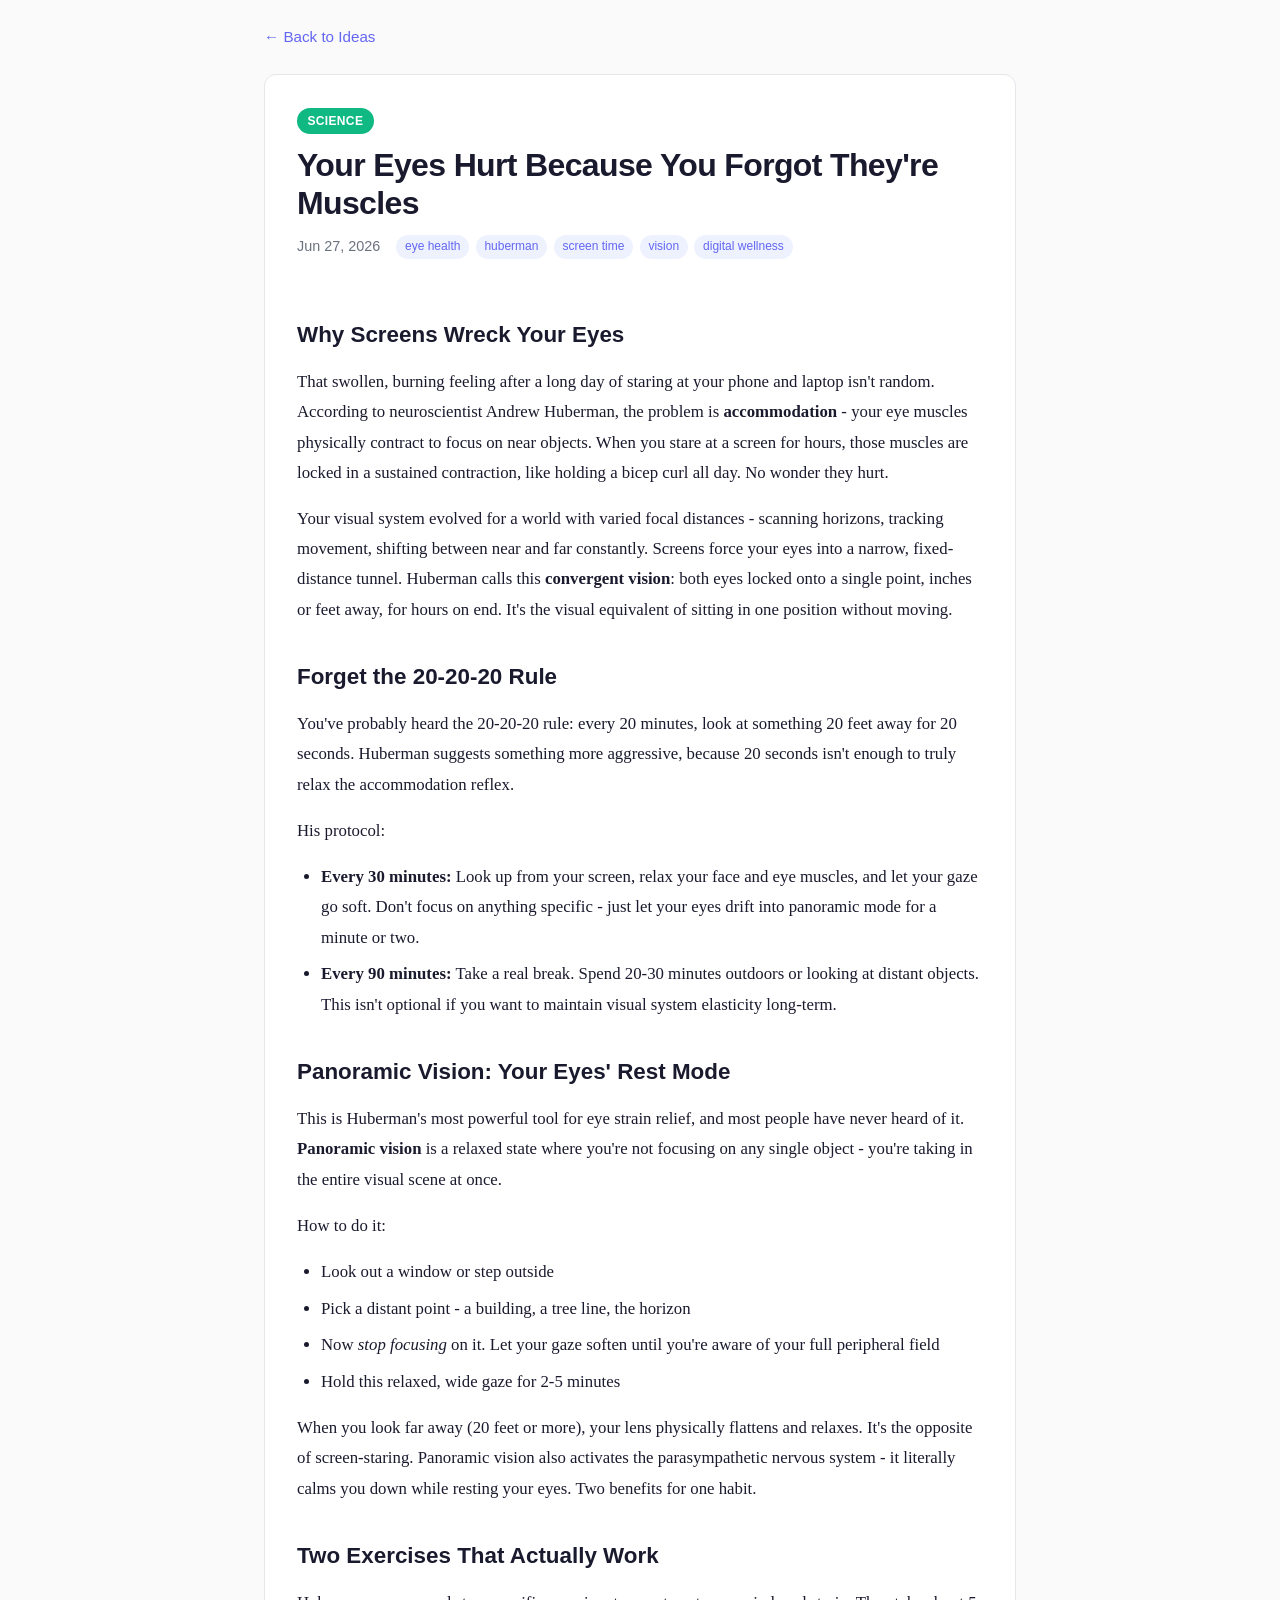
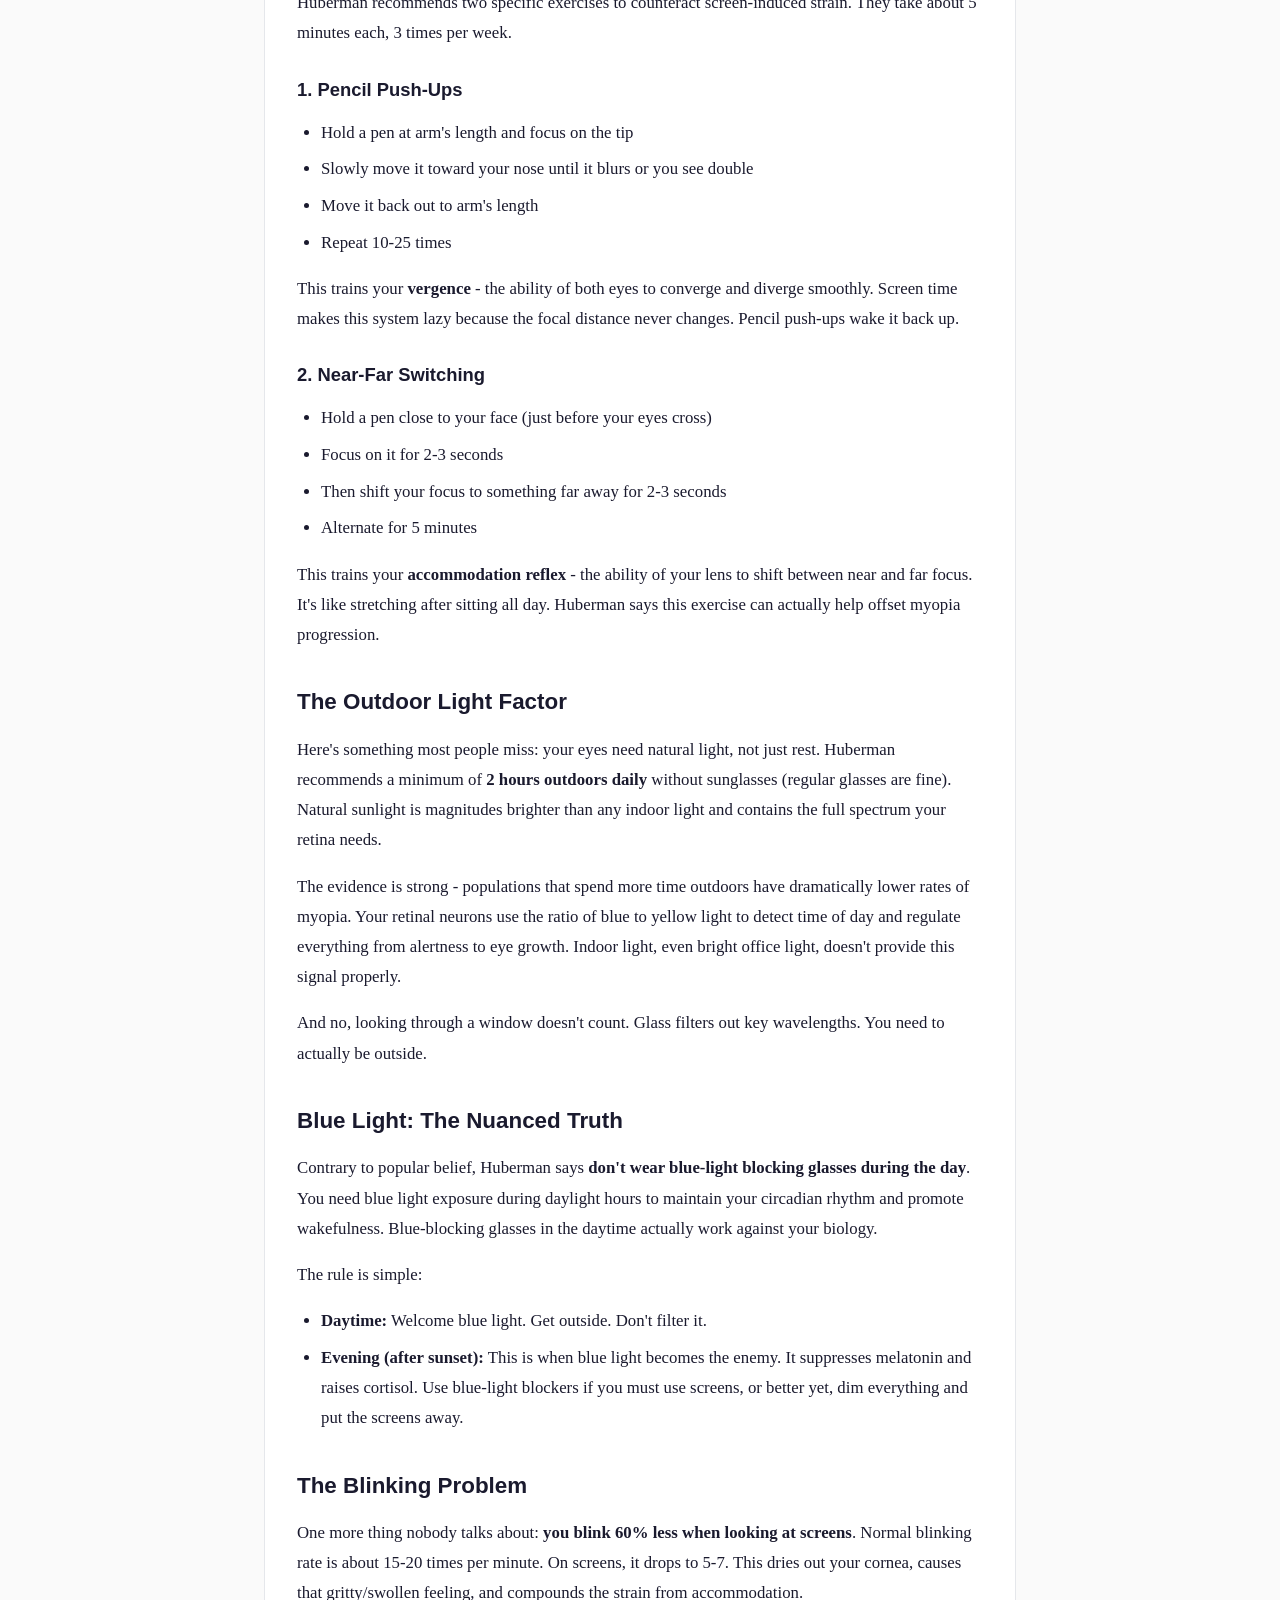
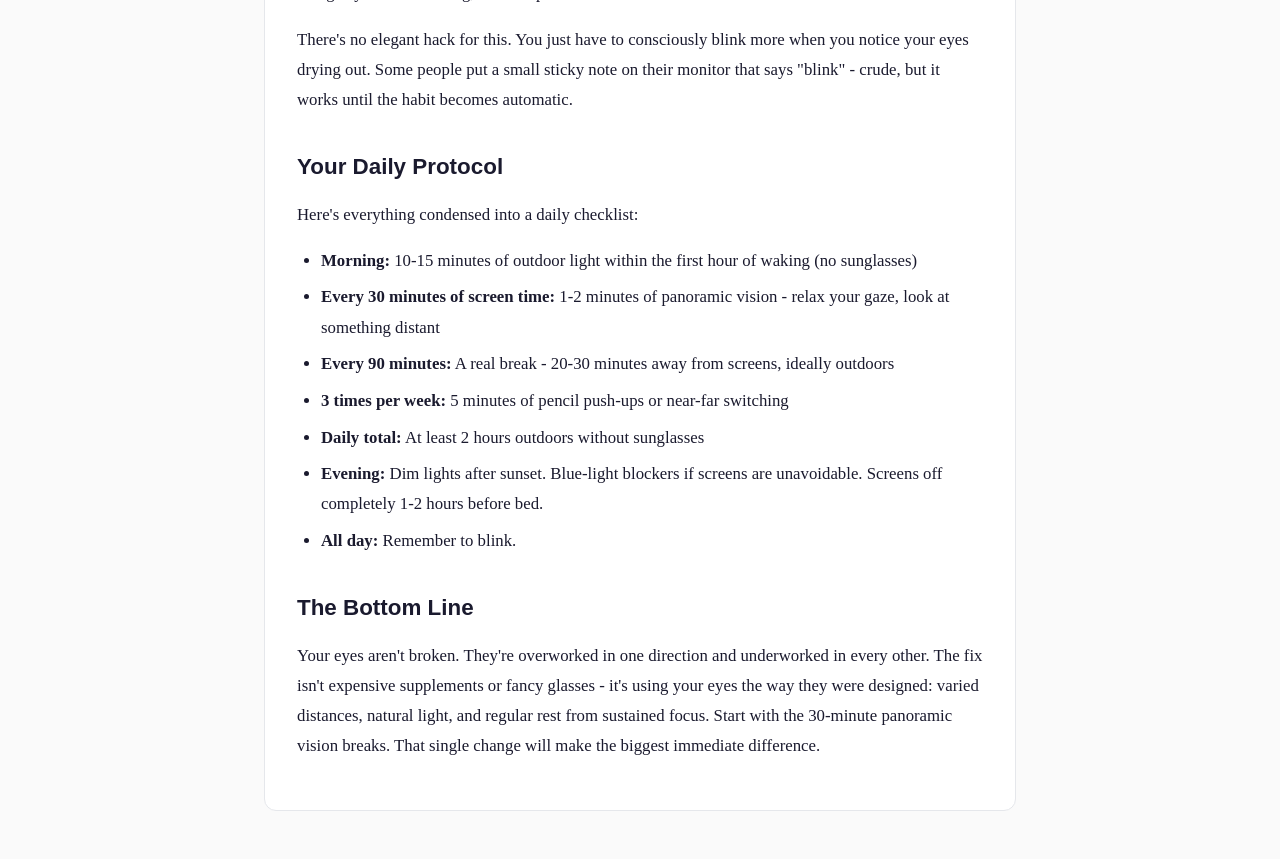
<file: ideas/screen-tired-eyes-huberman-fix/index.html>
<!DOCTYPE html>
<html lang="en">
<head>
    <meta charset="UTF-8">
    <meta name="viewport" content="width=device-width, initial-scale=1.0">
    <title>Your Eyes Hurt Because You Forgot They're Muscles - Idea Bank</title>
    <link rel="stylesheet" href="../../assets/style.css">
</head>
<body>
    <div class="idea-page">
        <nav class="idea-nav">
            <a href="../../index.html" class="back-link">&larr; Back to Ideas</a>
        </nav>

        <article class="idea-article">
            <header class="idea-header">
                <span class="category-badge category-science">Science</span>
                <h1>Your Eyes Hurt Because You Forgot They're Muscles</h1>
                <div class="idea-meta">
                    <time datetime="2026-06-27">Jun 27, 2026</time>
                    <div class="idea-tags">
                        <span class="tag-pill">eye health</span>
                        <span class="tag-pill">huberman</span>
                        <span class="tag-pill">screen time</span>
                        <span class="tag-pill">vision</span>
                        <span class="tag-pill">digital wellness</span>
                    </div>
                </div>
            </header>

            <div class="idea-content">
                <h2>Why Screens Wreck Your Eyes</h2>
                <p>
                    That swollen, burning feeling after a long day of staring at your phone and laptop isn't random. According to neuroscientist Andrew Huberman, the problem is <strong>accommodation</strong> - your eye muscles physically contract to focus on near objects. When you stare at a screen for hours, those muscles are locked in a sustained contraction, like holding a bicep curl all day. No wonder they hurt.
                </p>
                <p>
                    Your visual system evolved for a world with varied focal distances - scanning horizons, tracking movement, shifting between near and far constantly. Screens force your eyes into a narrow, fixed-distance tunnel. Huberman calls this <strong>convergent vision</strong>: both eyes locked onto a single point, inches or feet away, for hours on end. It's the visual equivalent of sitting in one position without moving.
                </p>

                <h2>Forget the 20-20-20 Rule</h2>
                <p>
                    You've probably heard the 20-20-20 rule: every 20 minutes, look at something 20 feet away for 20 seconds. Huberman suggests something more aggressive, because 20 seconds isn't enough to truly relax the accommodation reflex.
                </p>
                <p>
                    His protocol:
                </p>
                <ul>
                    <li><strong>Every 30 minutes:</strong> Look up from your screen, relax your face and eye muscles, and let your gaze go soft. Don't focus on anything specific - just let your eyes drift into panoramic mode for a minute or two.</li>
                    <li><strong>Every 90 minutes:</strong> Take a real break. Spend 20-30 minutes outdoors or looking at distant objects. This isn't optional if you want to maintain visual system elasticity long-term.</li>
                </ul>

                <h2>Panoramic Vision: Your Eyes' Rest Mode</h2>
                <p>
                    This is Huberman's most powerful tool for eye strain relief, and most people have never heard of it. <strong>Panoramic vision</strong> is a relaxed state where you're not focusing on any single object - you're taking in the entire visual scene at once.
                </p>
                <p>
                    How to do it:
                </p>
                <ul>
                    <li>Look out a window or step outside</li>
                    <li>Pick a distant point - a building, a tree line, the horizon</li>
                    <li>Now <em>stop focusing</em> on it. Let your gaze soften until you're aware of your full peripheral field</li>
                    <li>Hold this relaxed, wide gaze for 2-5 minutes</li>
                </ul>
                <p>
                    When you look far away (20 feet or more), your lens physically flattens and relaxes. It's the opposite of screen-staring. Panoramic vision also activates the parasympathetic nervous system - it literally calms you down while resting your eyes. Two benefits for one habit.
                </p>

                <h2>Two Exercises That Actually Work</h2>
                <p>
                    Huberman recommends two specific exercises to counteract screen-induced strain. They take about 5 minutes each, 3 times per week.
                </p>

                <h3>1. Pencil Push-Ups</h3>
                <ul>
                    <li>Hold a pen at arm's length and focus on the tip</li>
                    <li>Slowly move it toward your nose until it blurs or you see double</li>
                    <li>Move it back out to arm's length</li>
                    <li>Repeat 10-25 times</li>
                </ul>
                <p>
                    This trains your <strong>vergence</strong> - the ability of both eyes to converge and diverge smoothly. Screen time makes this system lazy because the focal distance never changes. Pencil push-ups wake it back up.
                </p>

                <h3>2. Near-Far Switching</h3>
                <ul>
                    <li>Hold a pen close to your face (just before your eyes cross)</li>
                    <li>Focus on it for 2-3 seconds</li>
                    <li>Then shift your focus to something far away for 2-3 seconds</li>
                    <li>Alternate for 5 minutes</li>
                </ul>
                <p>
                    This trains your <strong>accommodation reflex</strong> - the ability of your lens to shift between near and far focus. It's like stretching after sitting all day. Huberman says this exercise can actually help offset myopia progression.
                </p>

                <h2>The Outdoor Light Factor</h2>
                <p>
                    Here's something most people miss: your eyes need natural light, not just rest. Huberman recommends a minimum of <strong>2 hours outdoors daily</strong> without sunglasses (regular glasses are fine). Natural sunlight is magnitudes brighter than any indoor light and contains the full spectrum your retina needs.
                </p>
                <p>
                    The evidence is strong - populations that spend more time outdoors have dramatically lower rates of myopia. Your retinal neurons use the ratio of blue to yellow light to detect time of day and regulate everything from alertness to eye growth. Indoor light, even bright office light, doesn't provide this signal properly.
                </p>
                <p>
                    And no, looking through a window doesn't count. Glass filters out key wavelengths. You need to actually be outside.
                </p>

                <h2>Blue Light: The Nuanced Truth</h2>
                <p>
                    Contrary to popular belief, Huberman says <strong>don't wear blue-light blocking glasses during the day</strong>. You need blue light exposure during daylight hours to maintain your circadian rhythm and promote wakefulness. Blue-blocking glasses in the daytime actually work against your biology.
                </p>
                <p>
                    The rule is simple:
                </p>
                <ul>
                    <li><strong>Daytime:</strong> Welcome blue light. Get outside. Don't filter it.</li>
                    <li><strong>Evening (after sunset):</strong> This is when blue light becomes the enemy. It suppresses melatonin and raises cortisol. Use blue-light blockers if you must use screens, or better yet, dim everything and put the screens away.</li>
                </ul>

                <h2>The Blinking Problem</h2>
                <p>
                    One more thing nobody talks about: <strong>you blink 60% less when looking at screens</strong>. Normal blinking rate is about 15-20 times per minute. On screens, it drops to 5-7. This dries out your cornea, causes that gritty/swollen feeling, and compounds the strain from accommodation.
                </p>
                <p>
                    There's no elegant hack for this. You just have to consciously blink more when you notice your eyes drying out. Some people put a small sticky note on their monitor that says "blink" - crude, but it works until the habit becomes automatic.
                </p>

                <h2>Your Daily Protocol</h2>
                <p>
                    Here's everything condensed into a daily checklist:
                </p>
                <ul>
                    <li><strong>Morning:</strong> 10-15 minutes of outdoor light within the first hour of waking (no sunglasses)</li>
                    <li><strong>Every 30 minutes of screen time:</strong> 1-2 minutes of panoramic vision - relax your gaze, look at something distant</li>
                    <li><strong>Every 90 minutes:</strong> A real break - 20-30 minutes away from screens, ideally outdoors</li>
                    <li><strong>3 times per week:</strong> 5 minutes of pencil push-ups or near-far switching</li>
                    <li><strong>Daily total:</strong> At least 2 hours outdoors without sunglasses</li>
                    <li><strong>Evening:</strong> Dim lights after sunset. Blue-light blockers if screens are unavoidable. Screens off completely 1-2 hours before bed.</li>
                    <li><strong>All day:</strong> Remember to blink.</li>
                </ul>

                <h2>The Bottom Line</h2>
                <p>
                    Your eyes aren't broken. They're overworked in one direction and underworked in every other. The fix isn't expensive supplements or fancy glasses - it's using your eyes the way they were designed: varied distances, natural light, and regular rest from sustained focus. Start with the 30-minute panoramic vision breaks. That single change will make the biggest immediate difference.
                </p>
            </div>
        </article>
    </div>
</body>
</html>
</file>
<file: assets/style.css>
/* ===== Idea Bank - Shared Styles ===== */

:root {
    --color-bg: #fafafa;
    --color-surface: #ffffff;
    --color-text: #1a1a2e;
    --color-text-muted: #6b7280;
    --color-border: #e5e7eb;
    --color-accent: #6366f1;
    --color-accent-light: #eef2ff;
    --font-sans: -apple-system, BlinkMacSystemFont, 'Segoe UI', Roboto, 'Helvetica Neue', Arial, sans-serif;
    --font-serif: Georgia, 'Times New Roman', serif;
    --shadow-sm: 0 1px 3px rgba(0,0,0,0.06), 0 1px 2px rgba(0,0,0,0.04);
    --shadow-md: 0 4px 12px rgba(0,0,0,0.08);
    --shadow-lg: 0 10px 30px rgba(0,0,0,0.1);
    --radius: 12px;
    --radius-sm: 8px;
    --max-width: 1100px;

    /* Category colors */
    --cat-technology: #3b82f6;
    --cat-business: #f59e0b;
    --cat-creative: #ec4899;
    --cat-science: #10b981;
    --cat-personal: #8b5cf6;
    --cat-design: #f97316;
    --cat-other: #6b7280;
}

@media (prefers-color-scheme: dark) {
    :root {
        --color-bg: #0f0f1a;
        --color-surface: #1a1a2e;
        --color-text: #e5e7eb;
        --color-text-muted: #9ca3af;
        --color-border: #2d2d44;
        --color-accent-light: #1e1b4b;
        --shadow-sm: 0 1px 3px rgba(0,0,0,0.2);
        --shadow-md: 0 4px 12px rgba(0,0,0,0.3);
        --shadow-lg: 0 10px 30px rgba(0,0,0,0.4);
    }
}

*, *::before, *::after {
    box-sizing: border-box;
    margin: 0;
    padding: 0;
}

body {
    font-family: var(--font-sans);
    background: var(--color-bg);
    color: var(--color-text);
    line-height: 1.6;
    -webkit-font-smoothing: antialiased;
}

/* ===== Index Page ===== */

.site-header {
    text-align: center;
    padding: 3rem 1.5rem 2rem;
    max-width: var(--max-width);
    margin: 0 auto;
}

.site-header h1 {
    font-size: 2.5rem;
    font-weight: 800;
    letter-spacing: -0.03em;
    margin-bottom: 0.5rem;
}

.site-header p {
    color: var(--color-text-muted);
    font-size: 1.1rem;
    max-width: 500px;
    margin: 0 auto;
}

/* Search & Filters */
.controls {
    max-width: var(--max-width);
    margin: 0 auto 2rem;
    padding: 0 1.5rem;
    display: flex;
    flex-direction: column;
    gap: 1rem;
}

.search-bar {
    position: relative;
}

.search-bar input {
    width: 100%;
    padding: 0.75rem 1rem 0.75rem 2.75rem;
    border: 2px solid var(--color-border);
    border-radius: var(--radius);
    font-size: 1rem;
    background: var(--color-surface);
    color: var(--color-text);
    transition: border-color 0.2s;
}

.search-bar input:focus {
    outline: none;
    border-color: var(--color-accent);
}

.search-bar::before {
    content: "\1F50D";
    position: absolute;
    left: 1rem;
    top: 50%;
    transform: translateY(-50%);
    font-size: 1.1rem;
    pointer-events: none;
}

.category-filters {
    display: flex;
    flex-wrap: wrap;
    gap: 0.5rem;
}

.category-btn {
    padding: 0.4rem 1rem;
    border: 2px solid var(--color-border);
    border-radius: 2rem;
    background: var(--color-surface);
    color: var(--color-text-muted);
    font-size: 0.85rem;
    font-weight: 500;
    cursor: pointer;
    transition: all 0.2s;
}

.category-btn:hover {
    border-color: var(--color-accent);
    color: var(--color-accent);
}

.category-btn.active {
    background: var(--color-accent);
    border-color: var(--color-accent);
    color: white;
}

/* Ideas Grid */
.ideas-grid {
    max-width: var(--max-width);
    margin: 0 auto;
    padding: 0 1.5rem 3rem;
    display: grid;
    grid-template-columns: repeat(auto-fill, minmax(320px, 1fr));
    gap: 1.5rem;
}

.idea-card {
    background: var(--color-surface);
    border: 1px solid var(--color-border);
    border-radius: var(--radius);
    overflow: hidden;
    transition: transform 0.2s, box-shadow 0.2s;
    text-decoration: none;
    color: inherit;
    display: flex;
    flex-direction: column;
}

.idea-card:hover {
    transform: translateY(-3px);
    box-shadow: var(--shadow-md);
}

.idea-card-thumb {
    width: 100%;
    height: 180px;
    object-fit: cover;
    border-bottom: 1px solid var(--color-border);
}

.idea-card-body {
    padding: 1.25rem;
    flex: 1;
    display: flex;
    flex-direction: column;
}

.idea-card-top {
    display: flex;
    justify-content: space-between;
    align-items: center;
    margin-bottom: 0.75rem;
}

.idea-card h3 {
    font-size: 1.15rem;
    font-weight: 700;
    margin-bottom: 0.5rem;
    line-height: 1.3;
}

.idea-card .summary {
    color: var(--color-text-muted);
    font-size: 0.9rem;
    line-height: 1.5;
    flex: 1;
}

.idea-card-footer {
    display: flex;
    flex-wrap: wrap;
    gap: 0.4rem;
    margin-top: 1rem;
    padding-top: 0.75rem;
    border-top: 1px solid var(--color-border);
}

/* Category Badges */
.category-badge {
    display: inline-block;
    padding: 0.2rem 0.65rem;
    border-radius: 2rem;
    font-size: 0.75rem;
    font-weight: 600;
    text-transform: uppercase;
    letter-spacing: 0.03em;
    color: white;
}

.category-technology { background: var(--cat-technology); }
.category-business { background: var(--cat-business); }
.category-creative { background: var(--cat-creative); }
.category-science { background: var(--cat-science); }
.category-personal { background: var(--cat-personal); }
.category-design { background: var(--cat-design); }
.category-other { background: var(--cat-other); }

/* Tag Pills */
.tag-pill {
    display: inline-block;
    padding: 0.15rem 0.55rem;
    background: var(--color-accent-light);
    color: var(--color-accent);
    border-radius: 2rem;
    font-size: 0.75rem;
    font-weight: 500;
}

/* Date */
.idea-date {
    color: var(--color-text-muted);
    font-size: 0.8rem;
}

/* Empty State */
.empty-state {
    grid-column: 1 / -1;
    text-align: center;
    padding: 4rem 2rem;
}

.empty-state h2 {
    font-size: 1.5rem;
    margin-bottom: 0.75rem;
    color: var(--color-text);
}

.empty-state p {
    color: var(--color-text-muted);
    font-size: 1rem;
    max-width: 400px;
    margin: 0 auto;
    line-height: 1.7;
}

/* ===== Individual Idea Page ===== */

.idea-page {
    max-width: 800px;
    margin: 0 auto;
    padding: 0 1.5rem 3rem;
}

.idea-nav {
    padding: 1.5rem 0;
}

.back-link {
    color: var(--color-accent);
    text-decoration: none;
    font-weight: 500;
    font-size: 0.95rem;
    transition: opacity 0.2s;
}

.back-link:hover {
    opacity: 0.7;
}

.idea-article {
    background: var(--color-surface);
    border: 1px solid var(--color-border);
    border-radius: var(--radius);
    overflow: hidden;
}

.idea-header {
    padding: 2rem 2rem 1.5rem;
}

.idea-header h1 {
    font-size: 2rem;
    font-weight: 800;
    line-height: 1.2;
    margin: 0.75rem 0;
    letter-spacing: -0.02em;
}

.idea-meta {
    display: flex;
    align-items: center;
    gap: 1rem;
    flex-wrap: wrap;
    color: var(--color-text-muted);
    font-size: 0.9rem;
}

.idea-tags {
    display: flex;
    flex-wrap: wrap;
    gap: 0.4rem;
}

/* Media */
.idea-media {
    padding: 0 2rem;
    margin-bottom: 1.5rem;
}

.idea-image {
    width: 100%;
    border-radius: var(--radius-sm);
    display: block;
}

.idea-audio {
    width: 100%;
}

.idea-video {
    width: 100%;
    border-radius: var(--radius-sm);
}

/* Content */
.idea-content {
    padding: 0 2rem 2rem;
    font-family: var(--font-serif);
    font-size: 1.05rem;
    line-height: 1.8;
}

.idea-content h2 {
    font-family: var(--font-sans);
    font-size: 1.4rem;
    font-weight: 700;
    margin: 2rem 0 0.75rem;
}

.idea-content h3 {
    font-family: var(--font-sans);
    font-size: 1.15rem;
    font-weight: 600;
    margin: 1.5rem 0 0.5rem;
}

.idea-content p {
    margin-bottom: 1rem;
}

.idea-content ul, .idea-content ol {
    margin: 0.75rem 0 1rem 1.5rem;
}

.idea-content li {
    margin-bottom: 0.4rem;
}

.idea-content blockquote {
    border-left: 4px solid var(--color-accent);
    padding: 0.75rem 1.25rem;
    margin: 1.25rem 0;
    background: var(--color-accent-light);
    border-radius: 0 var(--radius-sm) var(--radius-sm) 0;
    font-style: italic;
}

/* ===== Responsive ===== */

@media (max-width: 640px) {
    .site-header h1 {
        font-size: 1.8rem;
    }

    .ideas-grid {
        grid-template-columns: 1fr;
    }

    .idea-header {
        padding: 1.5rem;
    }

    .idea-header h1 {
        font-size: 1.5rem;
    }

    .idea-content, .idea-media {
        padding-left: 1.5rem;
        padding-right: 1.5rem;
    }
}
</file>
